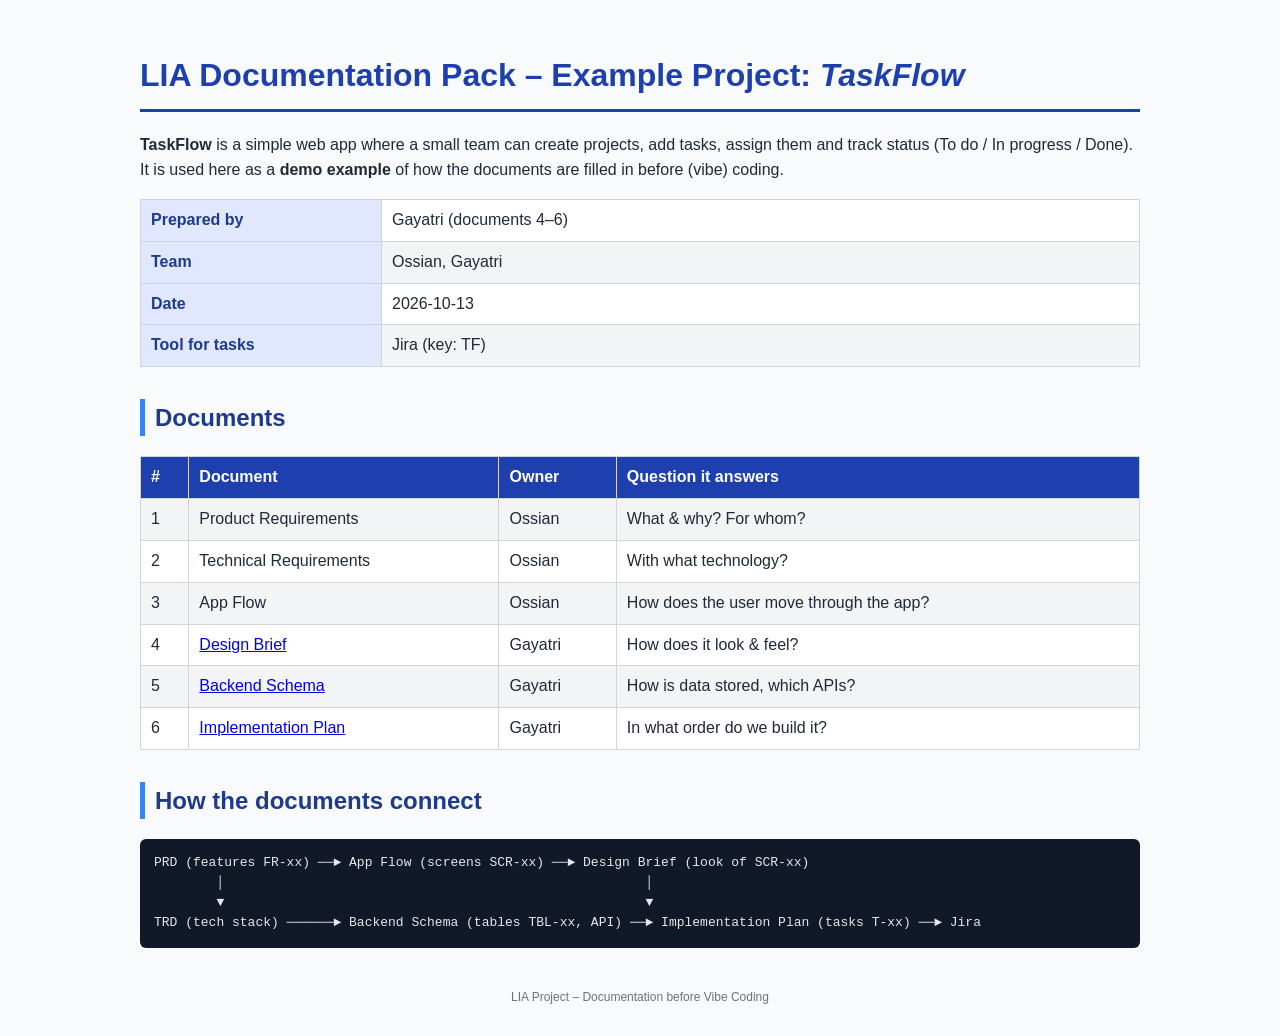
<file: Docements/html/index.html>
<!DOCTYPE html>
<html lang="en"><head><meta charset="UTF-8"><title>LIA Documentation – TaskFlow Example</title>
<link rel="stylesheet" href="doc-style.css"></head><body>
<h1>LIA Documentation Pack – Example Project: <em>TaskFlow</em></h1>
<p><strong>TaskFlow</strong> is a simple web app where a small team can create projects, add tasks, assign them and track status (To do / In progress / Done). It is used here as a <strong>demo example</strong> of how the documents are filled in before (vibe) coding.</p>

<table class="info">
<tr><th>Prepared by</th><td>Gayatri (documents 4–6)</td></tr>
<tr><th>Team</th><td>Ossian, Gayatri</td></tr>
<tr><th>Date</th><td>2026-10-13</td></tr>
<tr><th>Tool for tasks</th><td>Jira (key: TF)</td></tr>
</table>

<h2>Documents</h2>
<table>
<tr><th>#</th><th>Document</th><th>Owner</th><th>Question it answers</th></tr>
<tr><td>1</td><td>Product Requirements</td><td>Ossian</td><td>What &amp; why? For whom?</td></tr>
<tr><td>2</td><td>Technical Requirements</td><td>Ossian</td><td>With what technology?</td></tr>
<tr><td>3</td><td>App Flow</td><td>Ossian</td><td>How does the user move through the app?</td></tr>
<tr><td>4</td><td><a href="04_Design_Brief_Example.html">Design Brief</a></td><td>Gayatri</td><td>How does it look &amp; feel?</td></tr>
<tr><td>5</td><td><a href="05_Backend_Schema_Example.html">Backend Schema</a></td><td>Gayatri</td><td>How is data stored, which APIs?</td></tr>
<tr><td>6</td><td><a href="06_Implementation_Plan_Example.html">Implementation Plan</a></td><td>Gayatri</td><td>In what order do we build it?</td></tr>
</table>

<h2>How the documents connect</h2>
<pre>
PRD (features FR-xx) ──► App Flow (screens SCR-xx) ──► Design Brief (look of SCR-xx)
        │                                                      │
        ▼                                                      ▼
TRD (tech stack) ──────► Backend Schema (tables TBL-xx, API) ──► Implementation Plan (tasks T-xx) ──► Jira
</pre>
<footer>LIA Project – Documentation before Vibe Coding</footer>
</body></html>
</file>
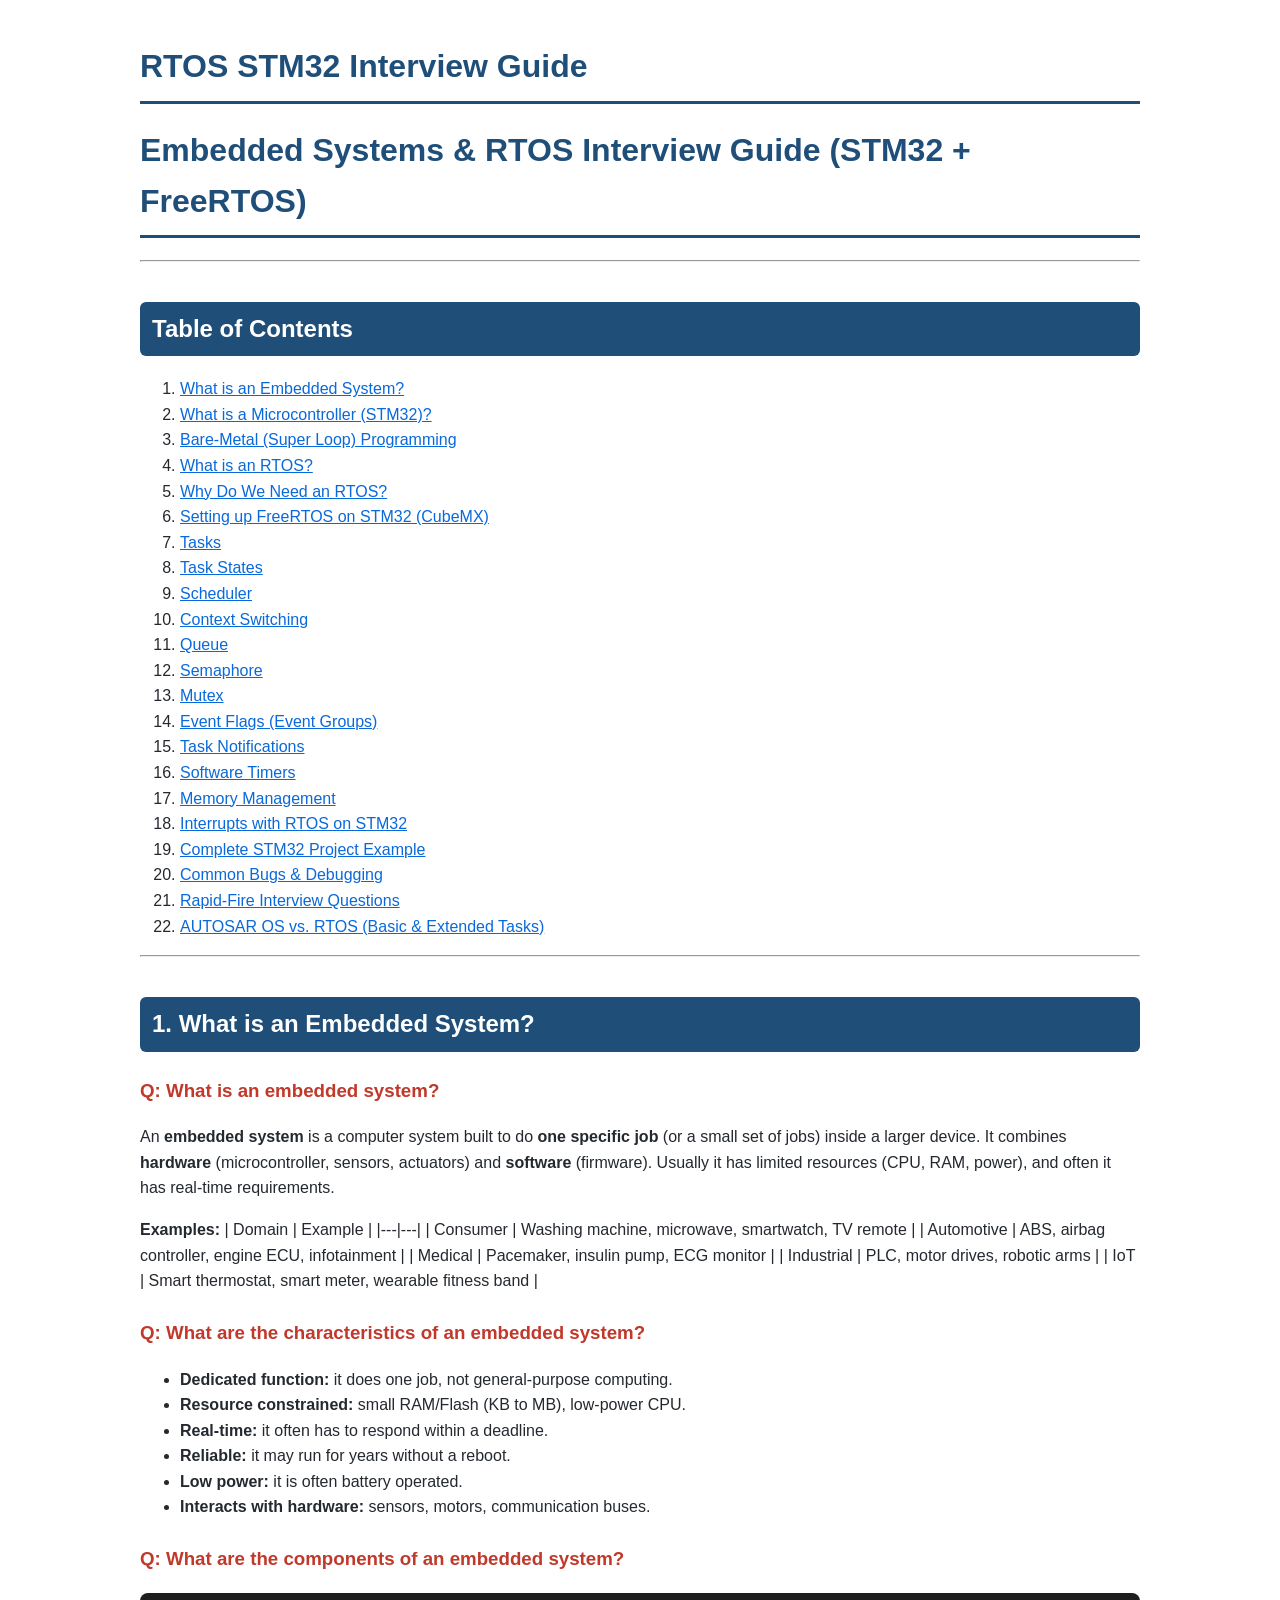
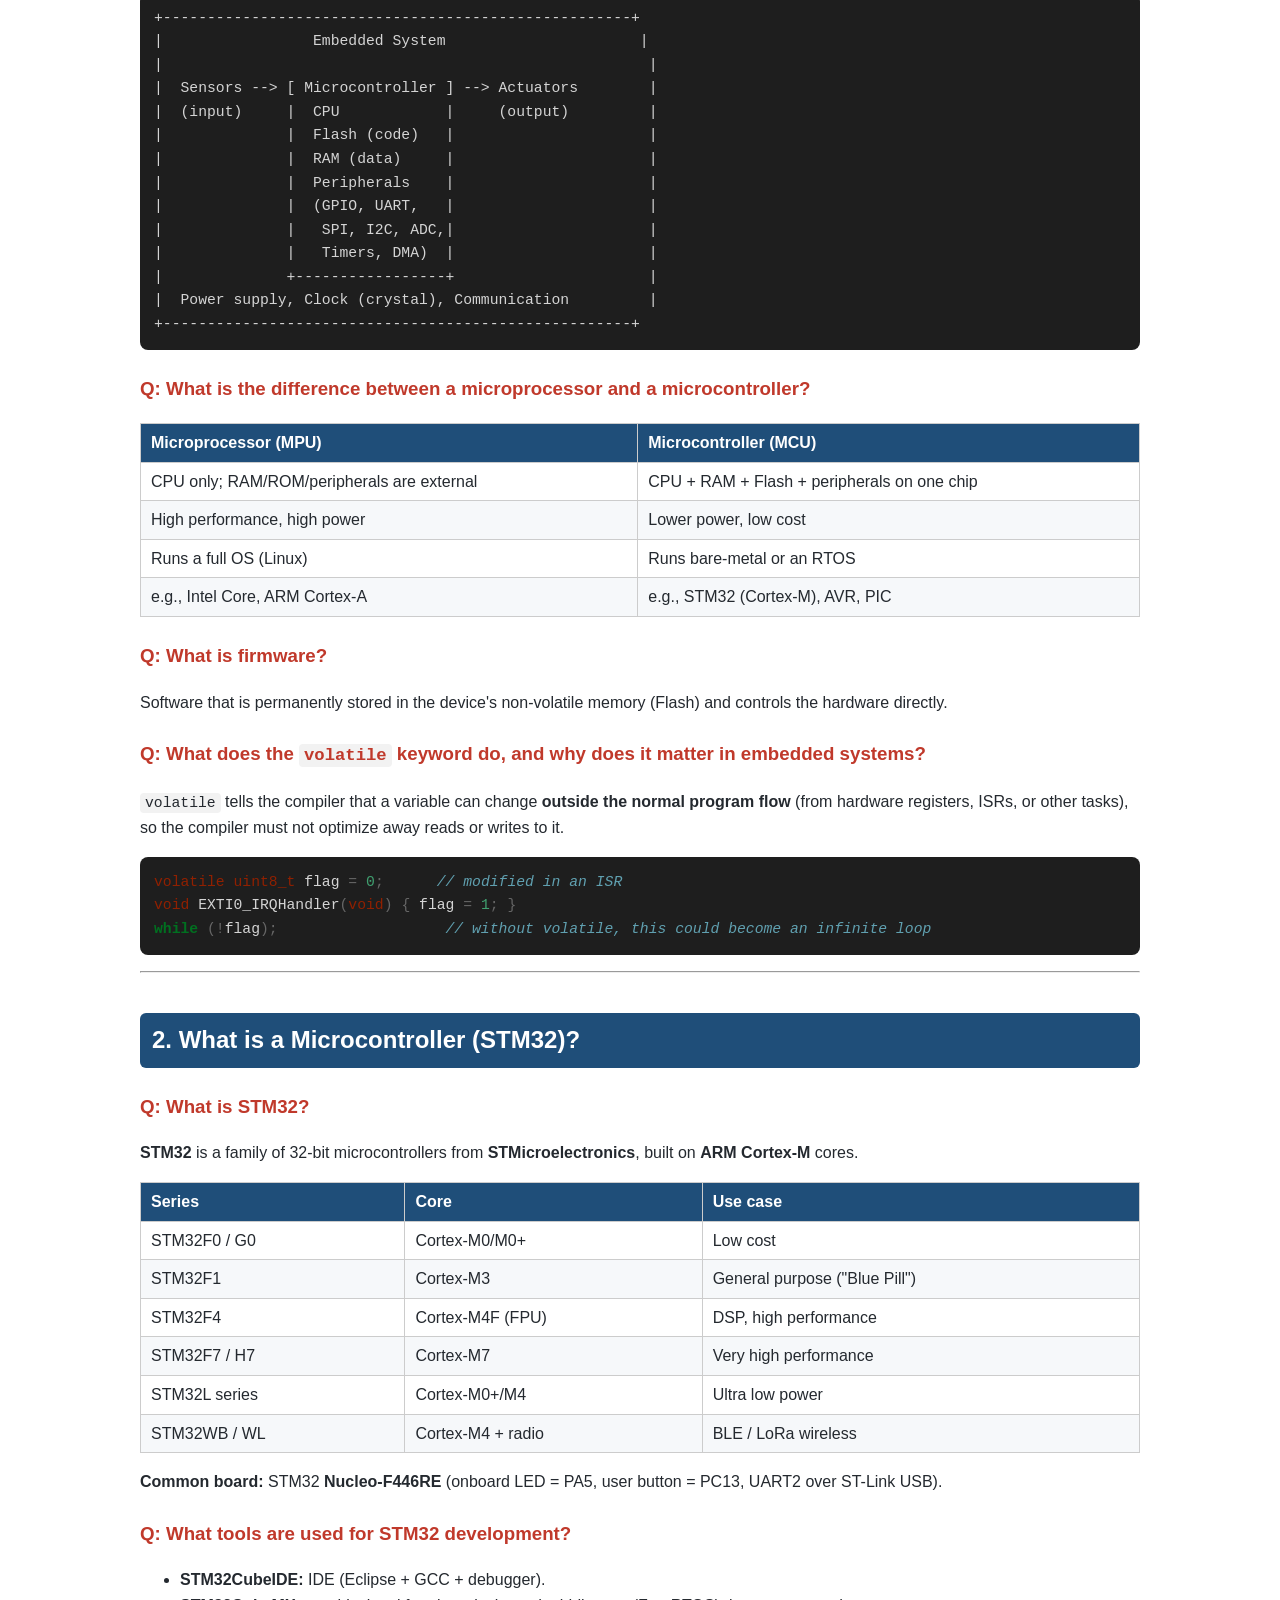
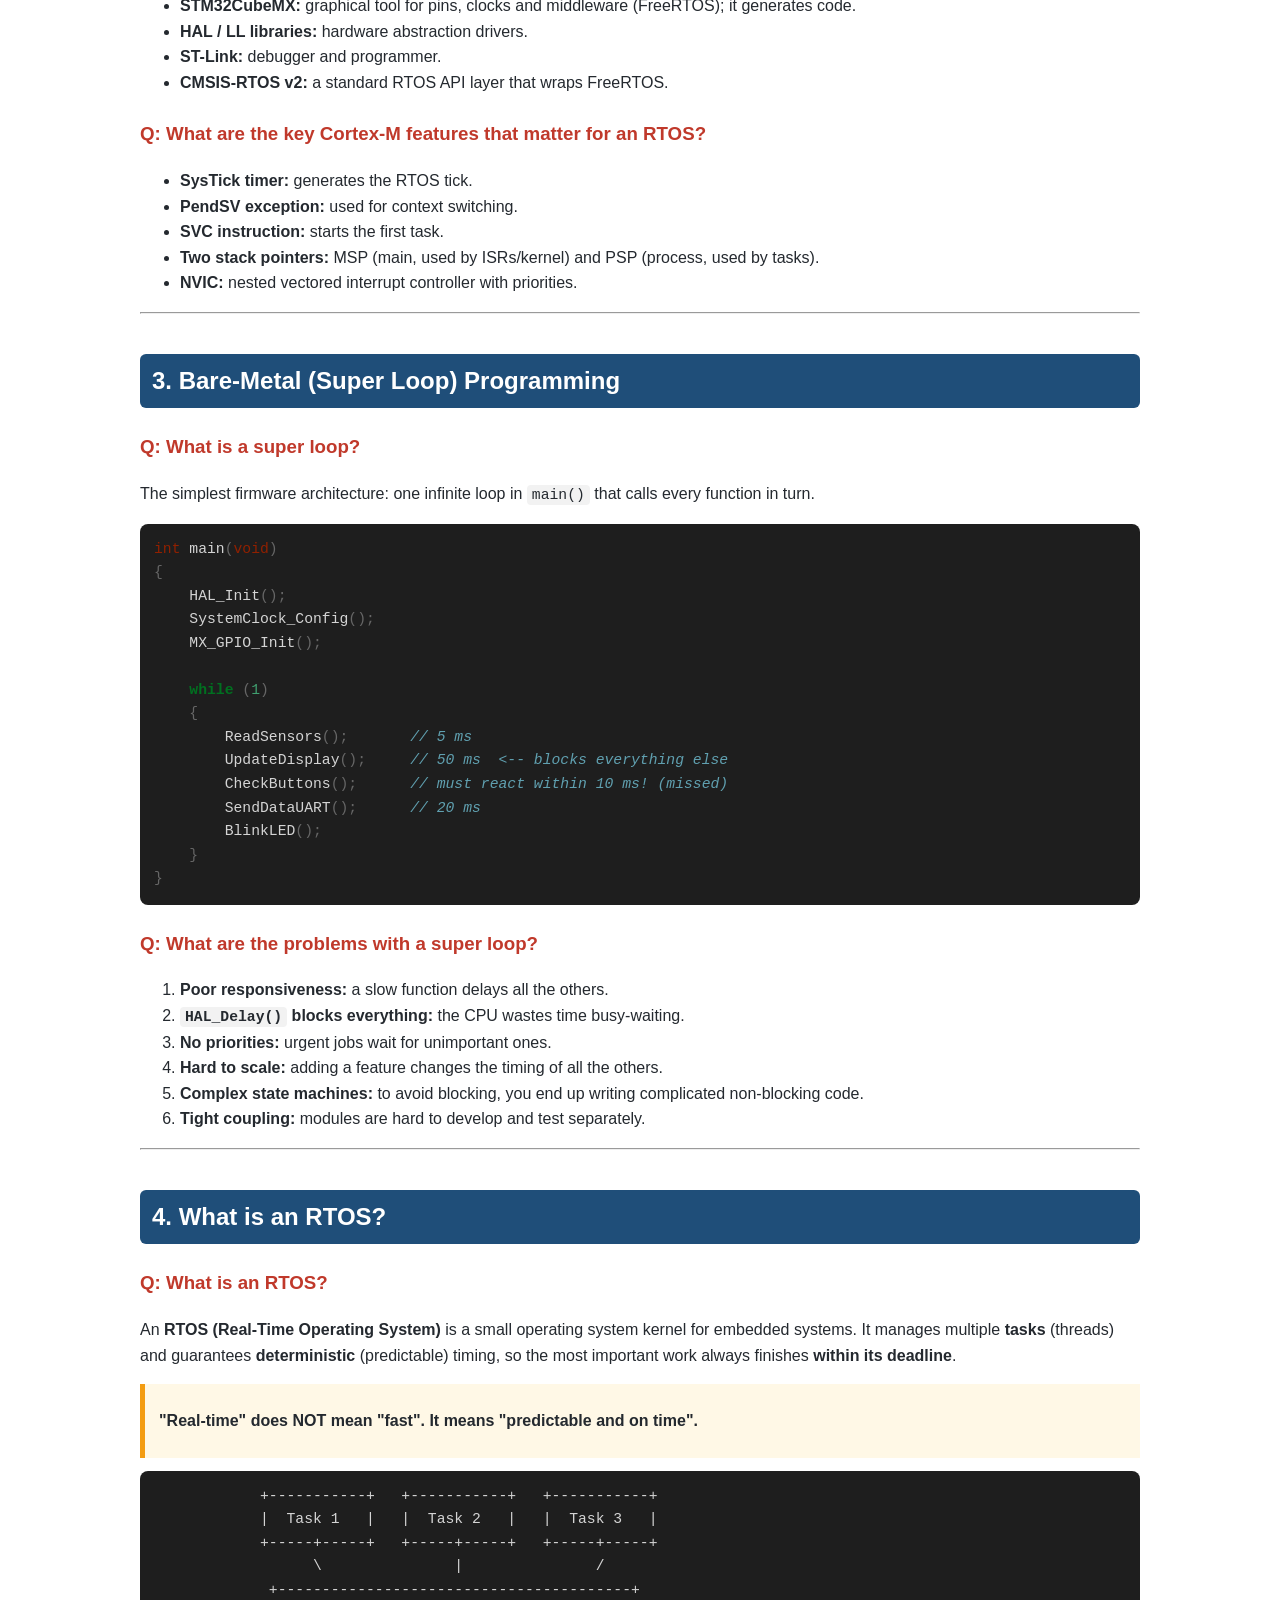
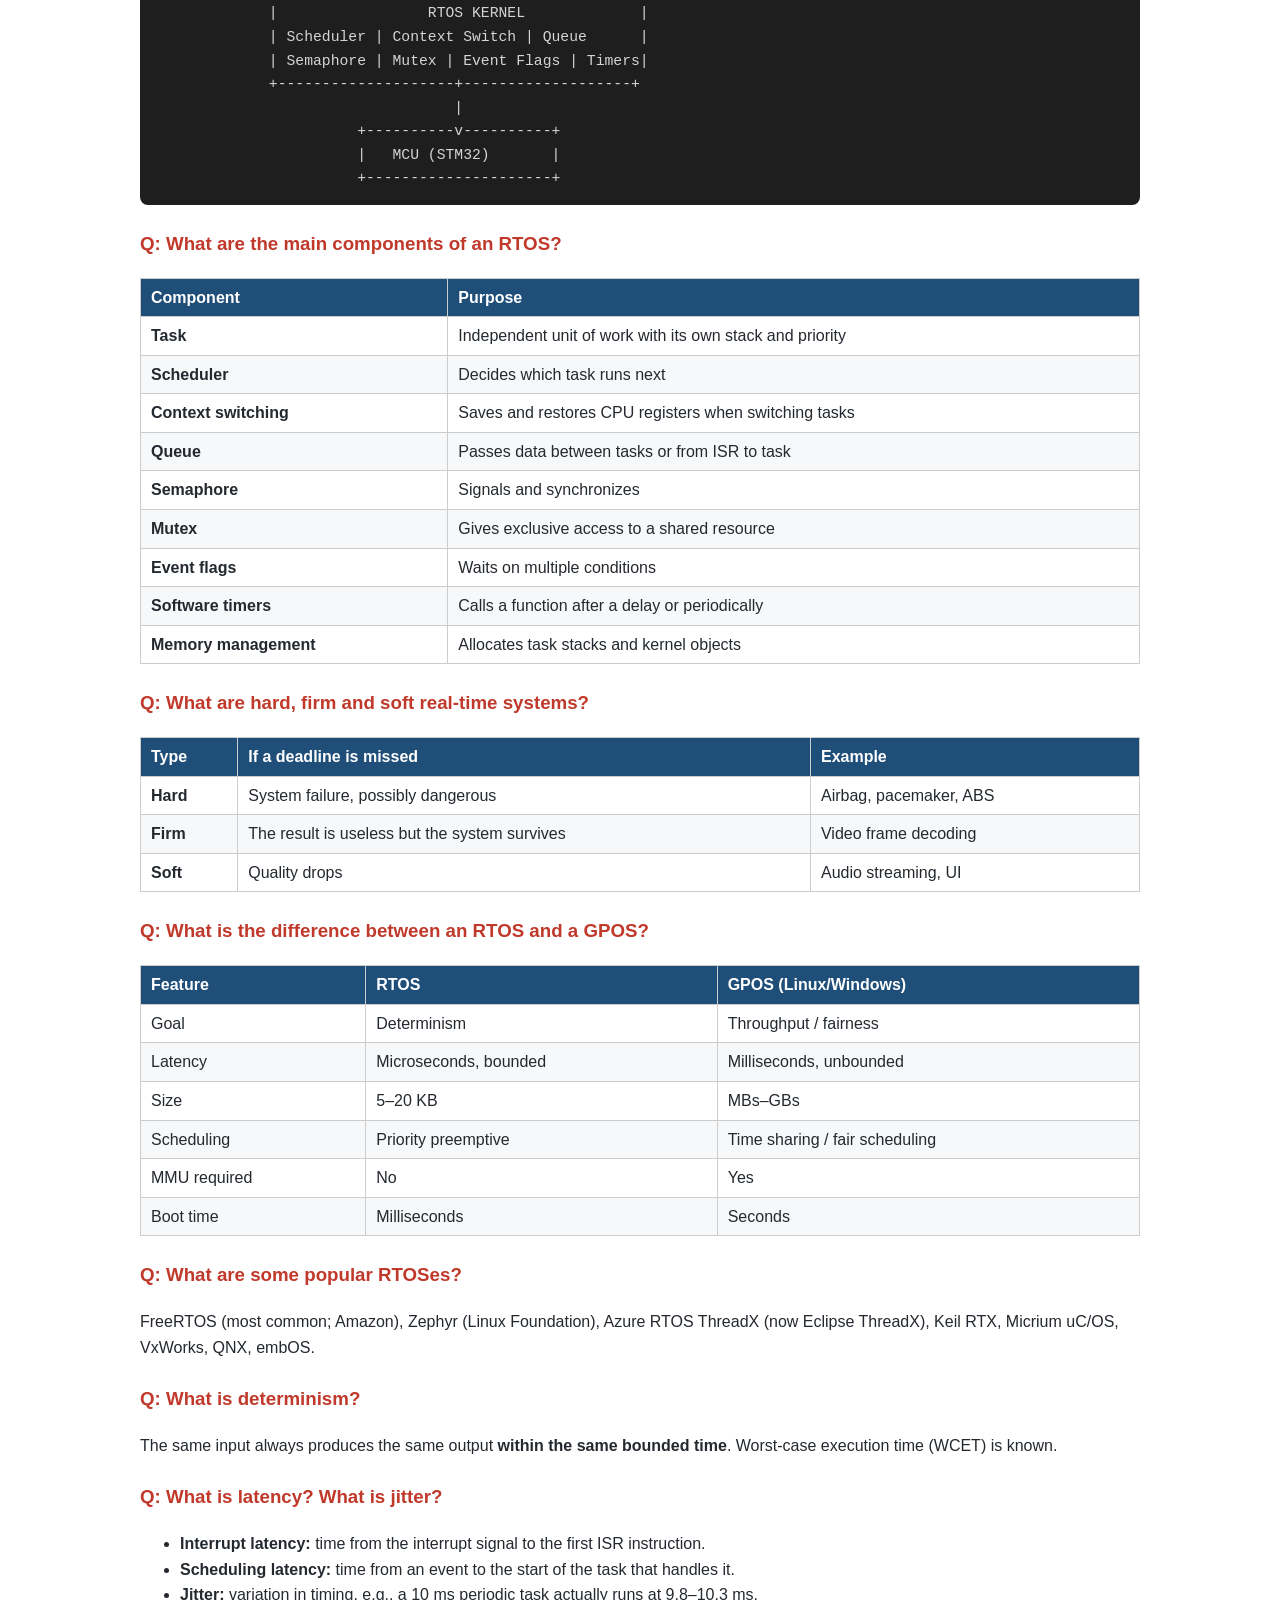
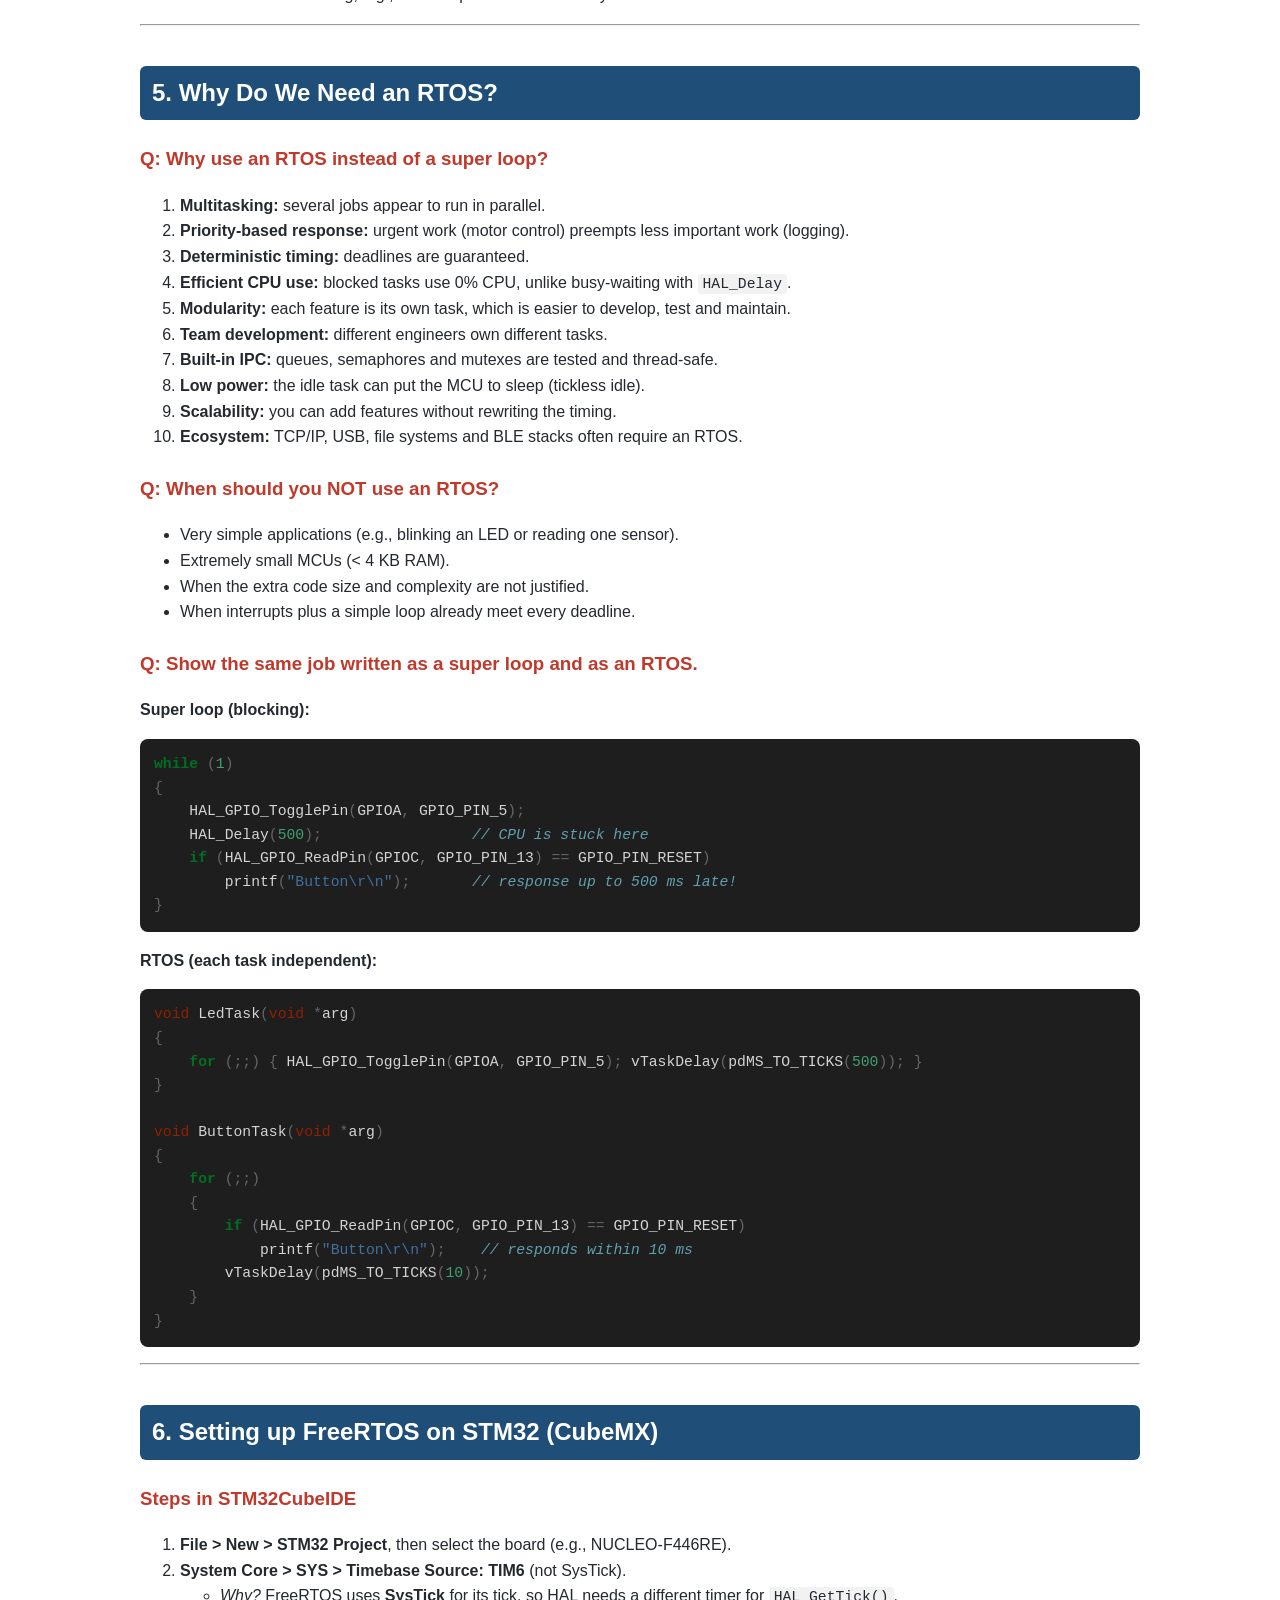
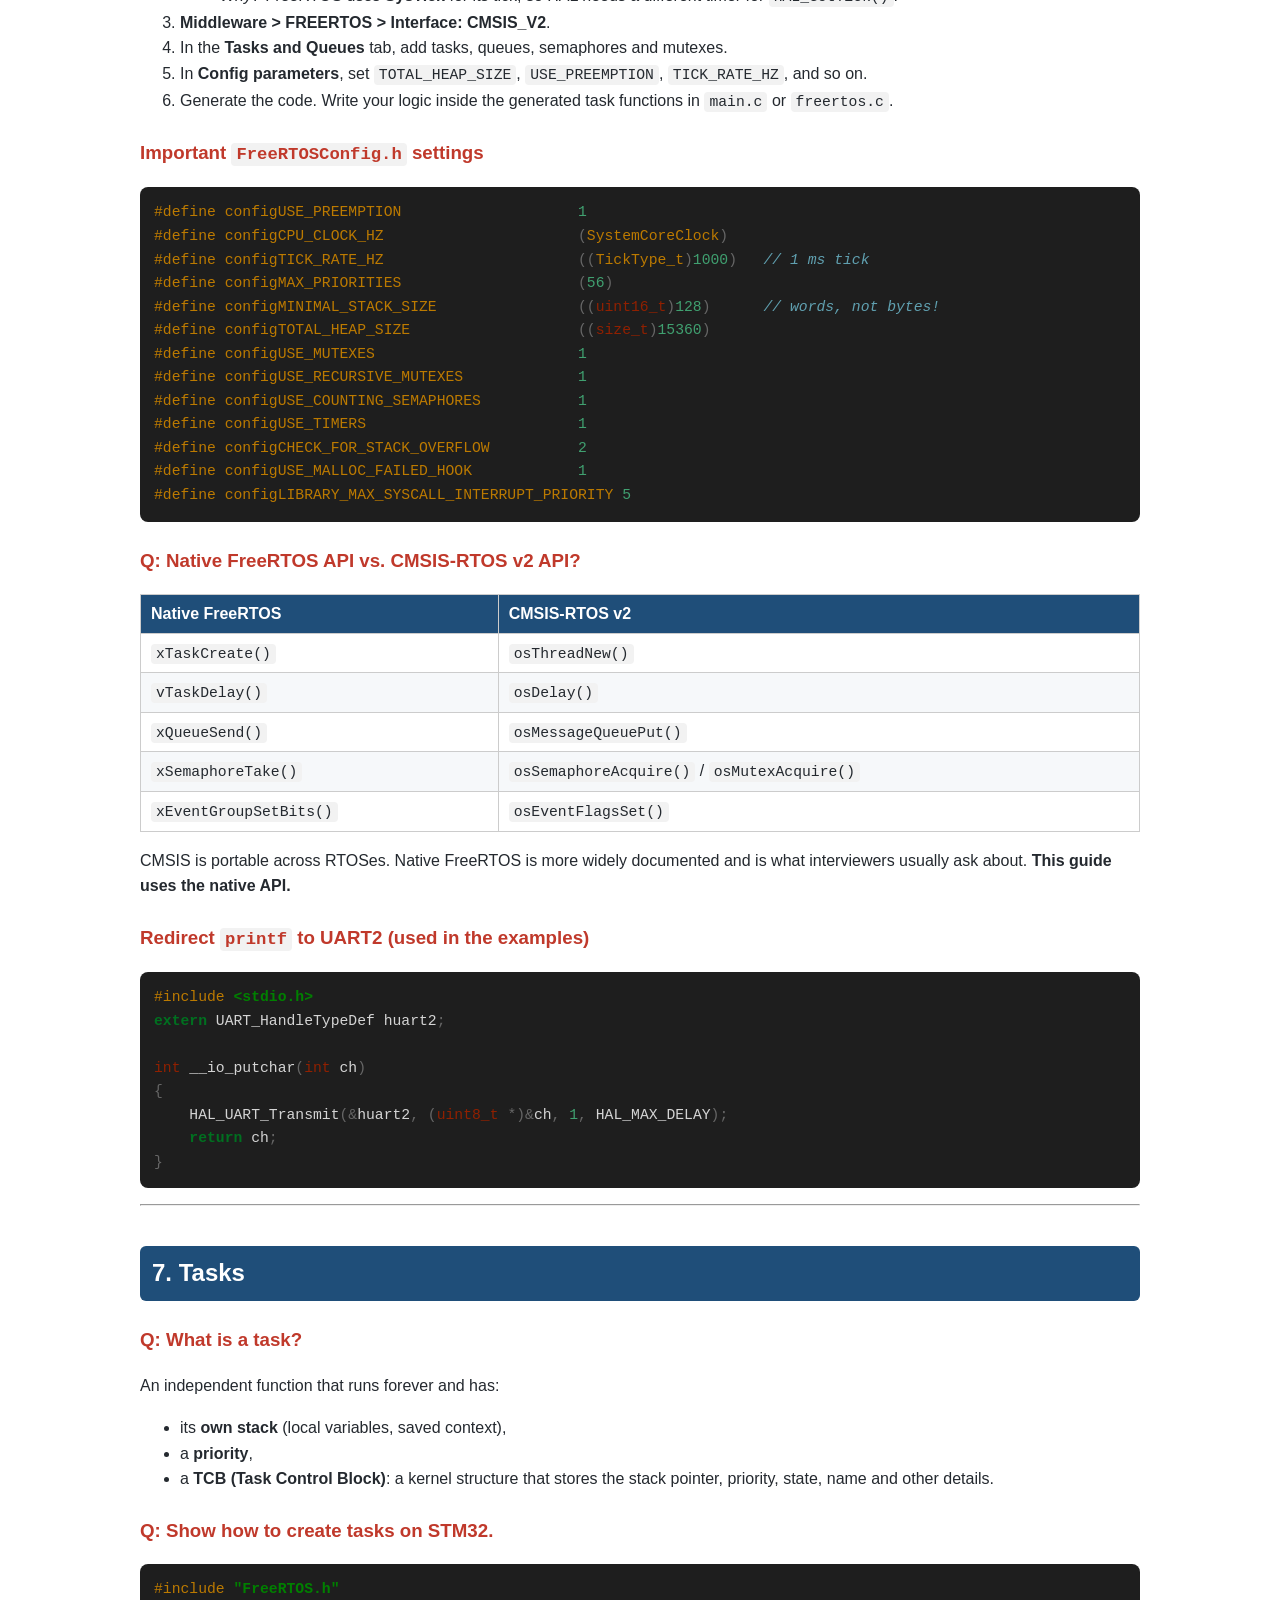
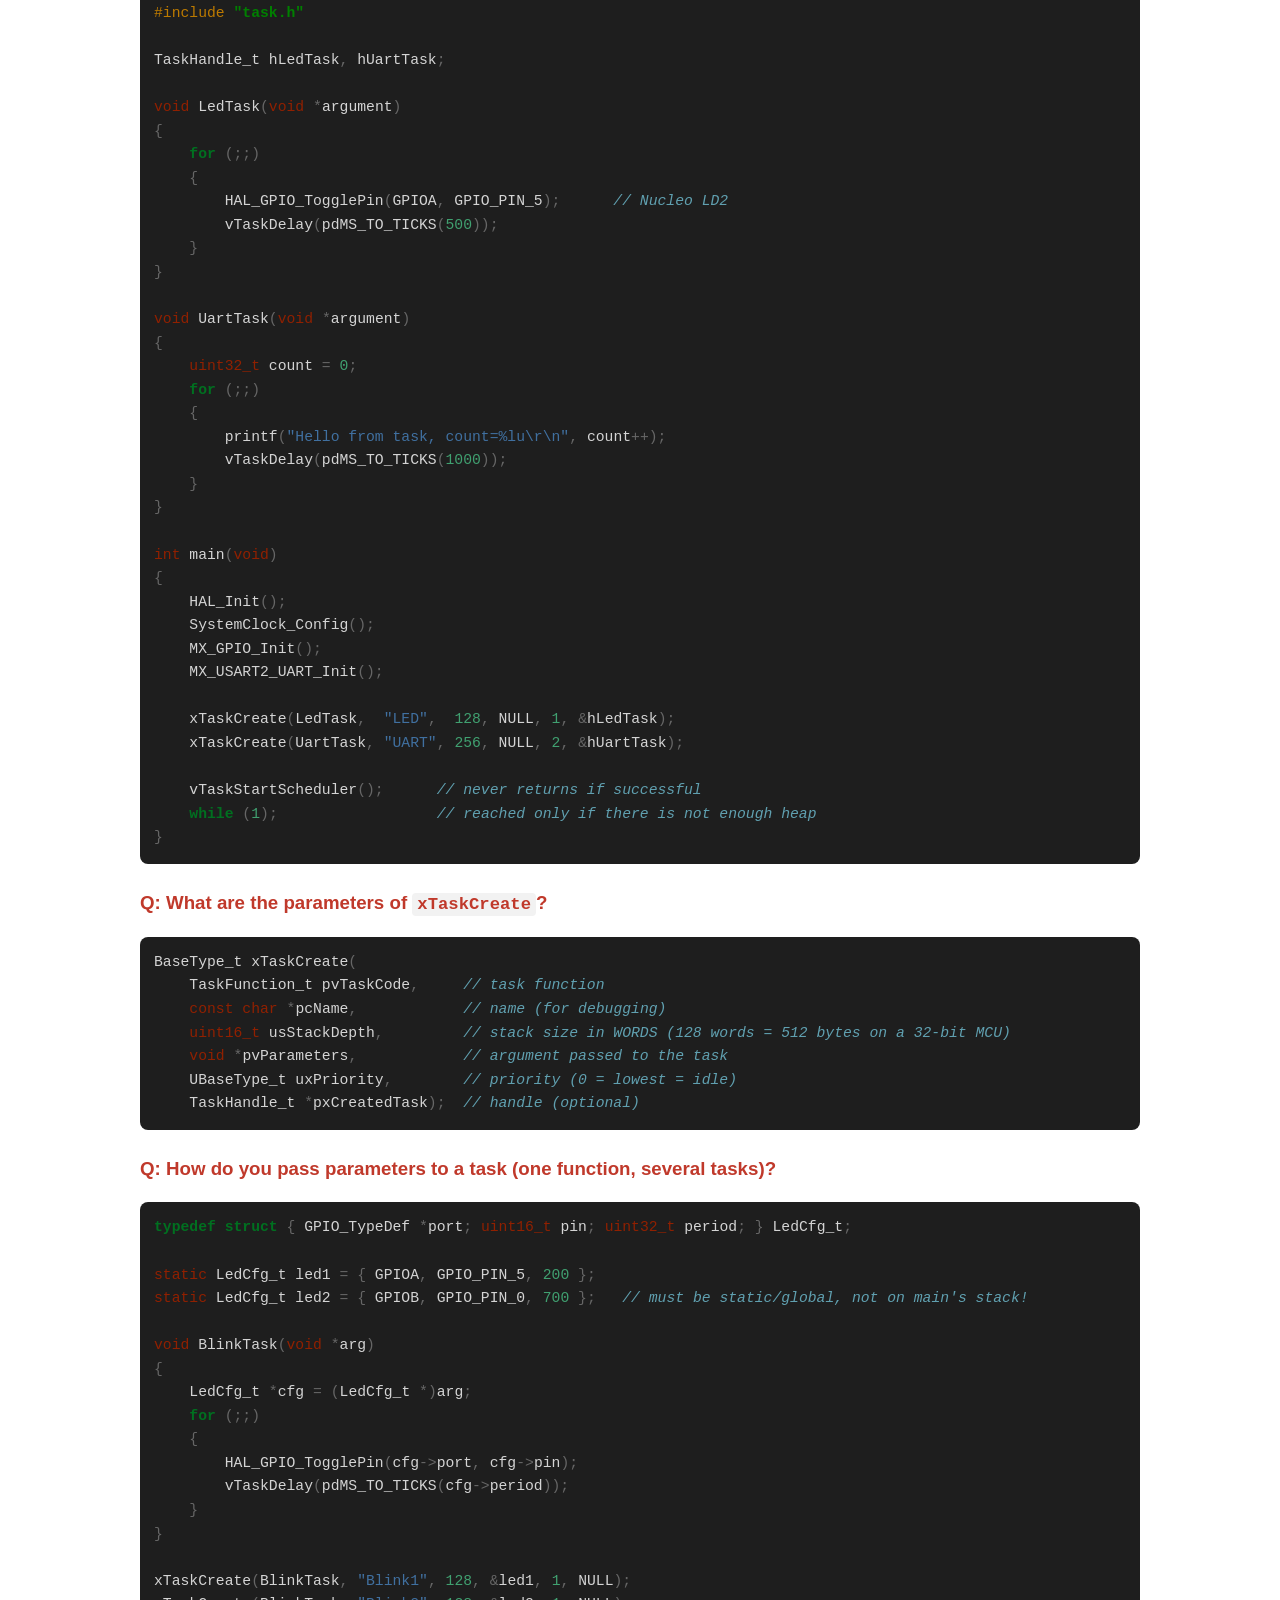
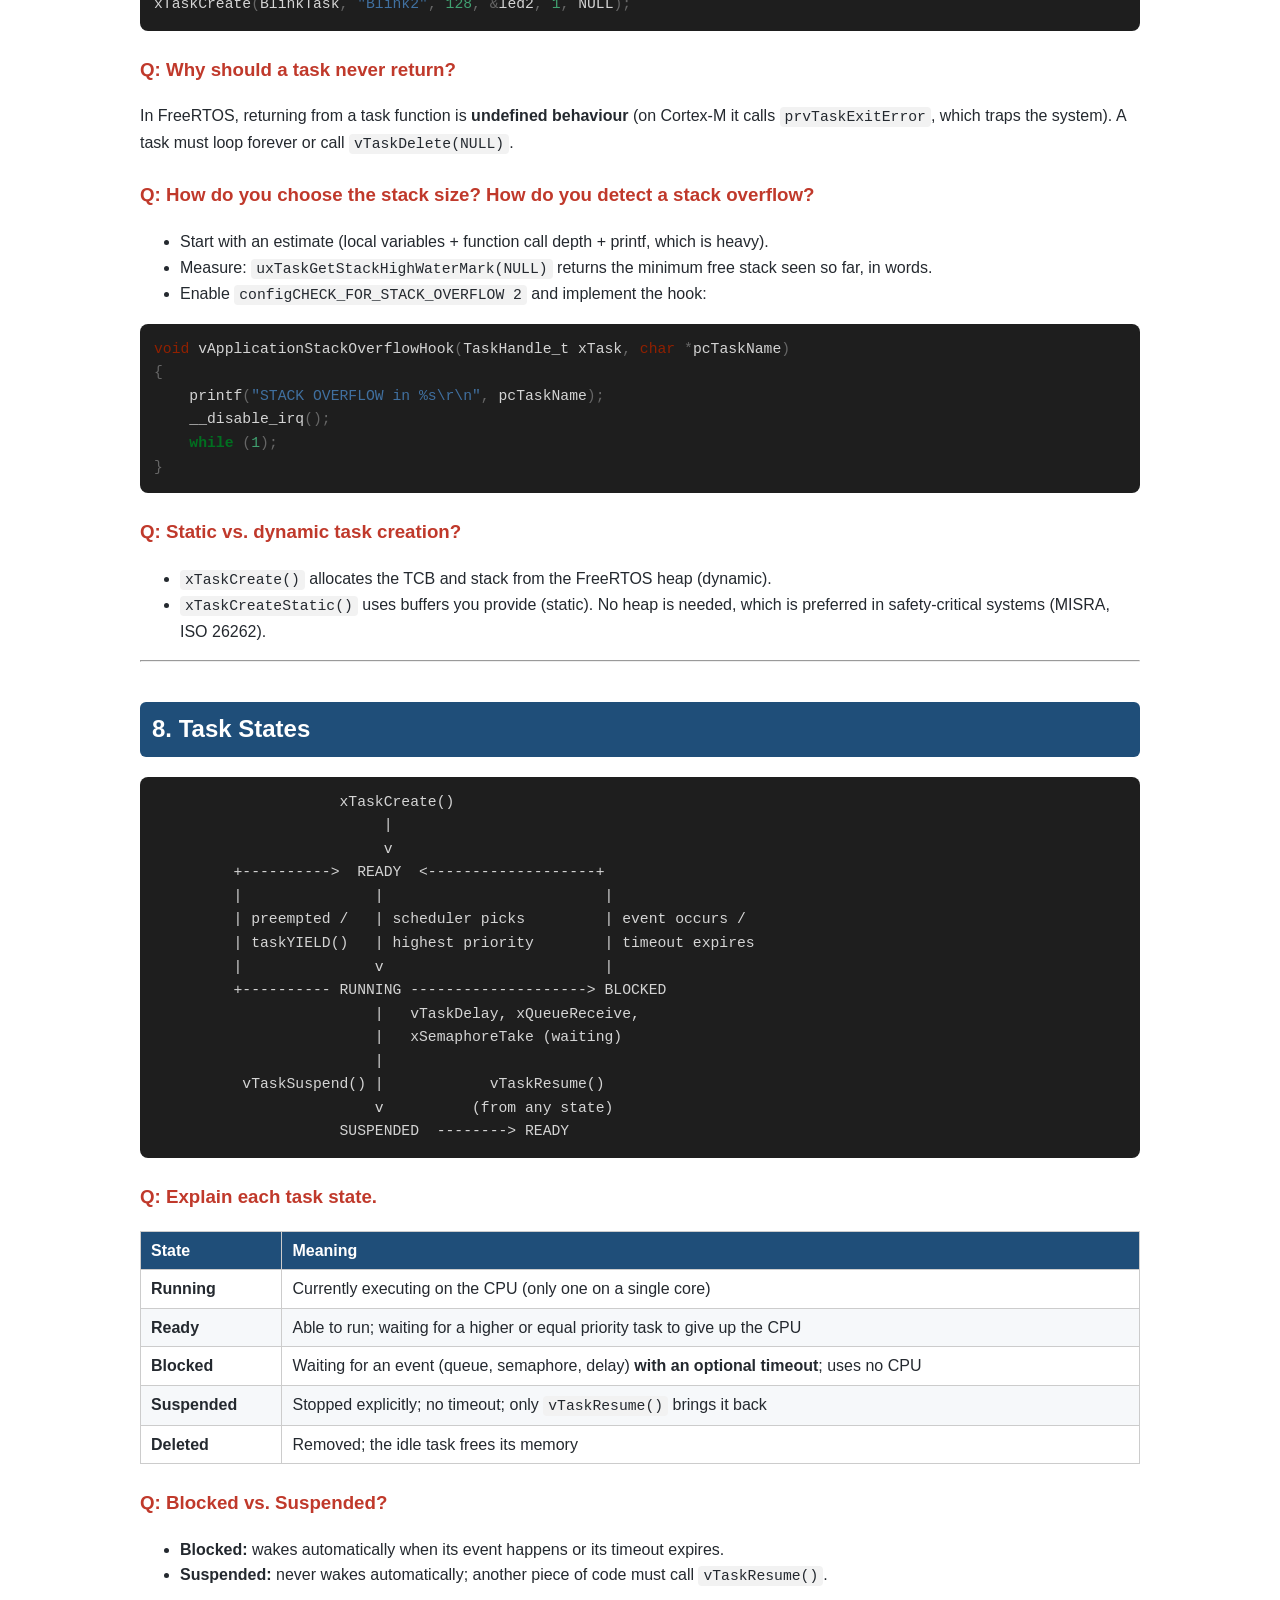
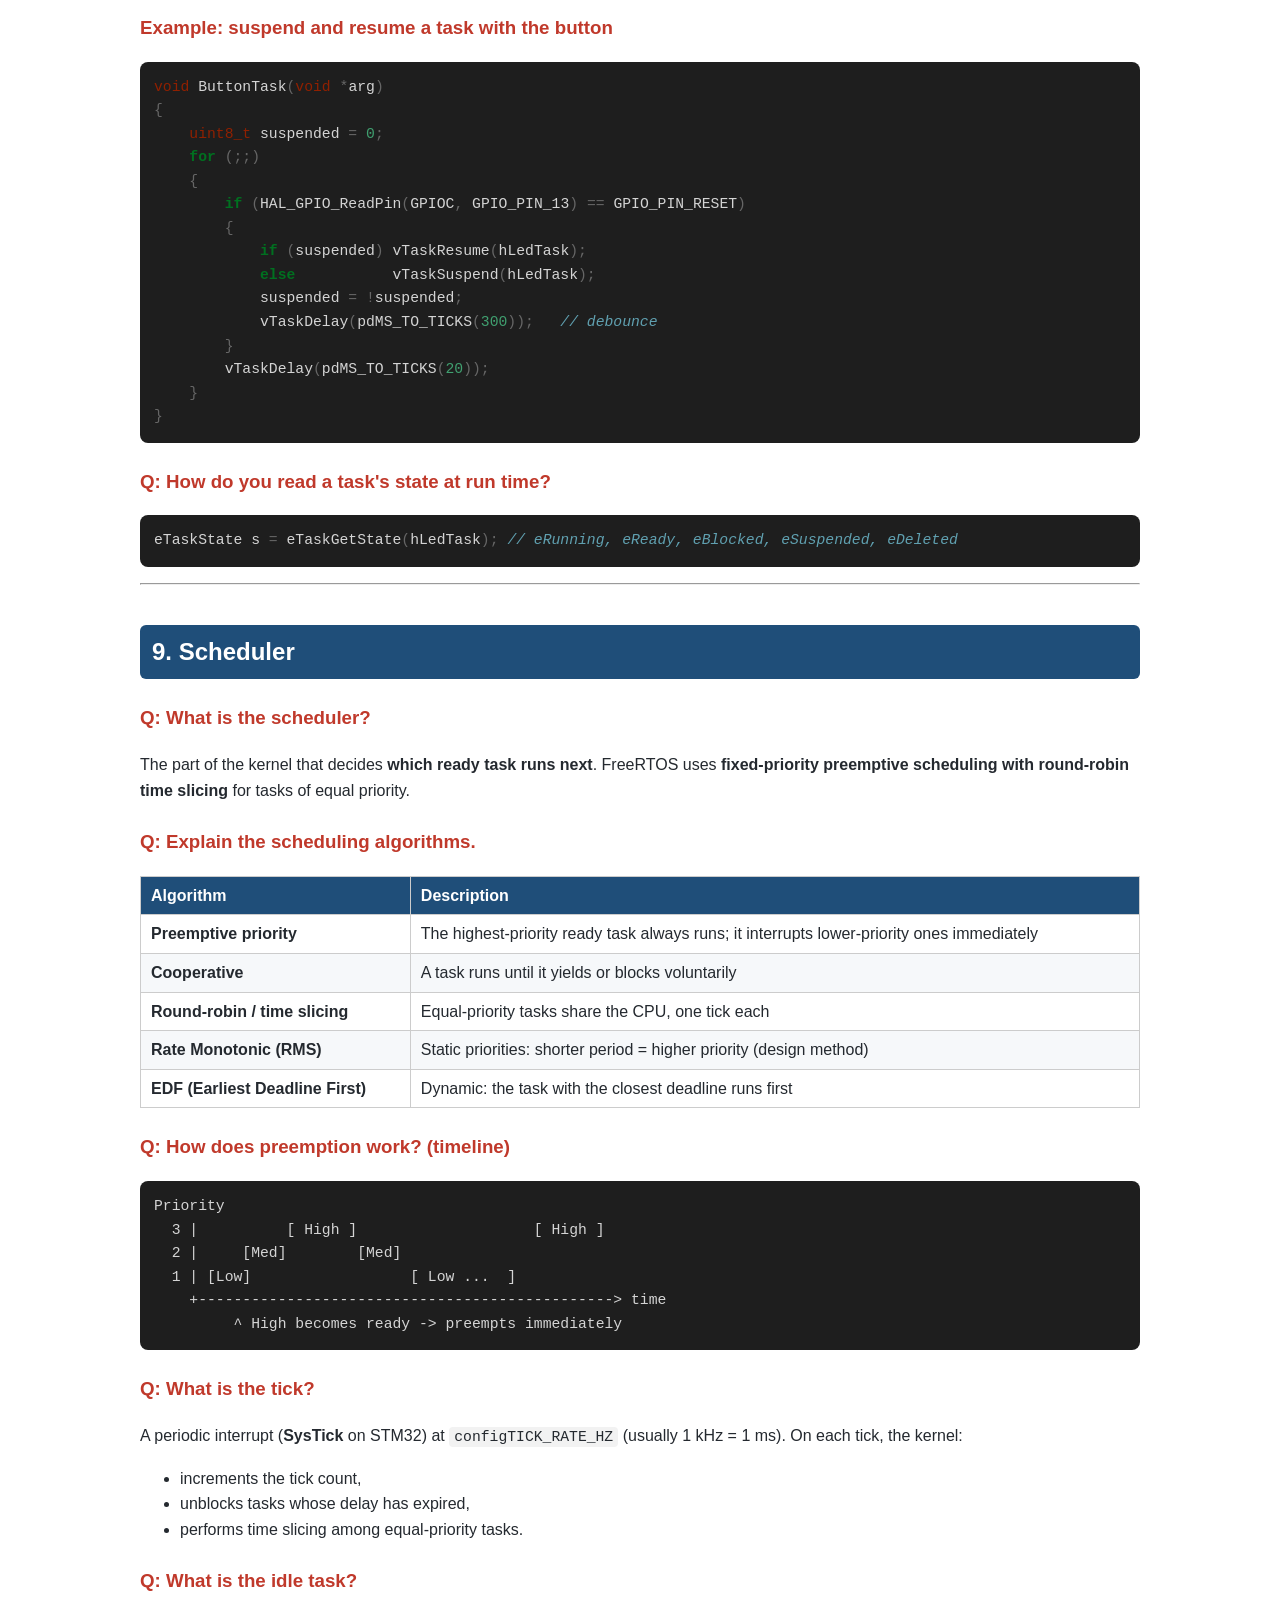
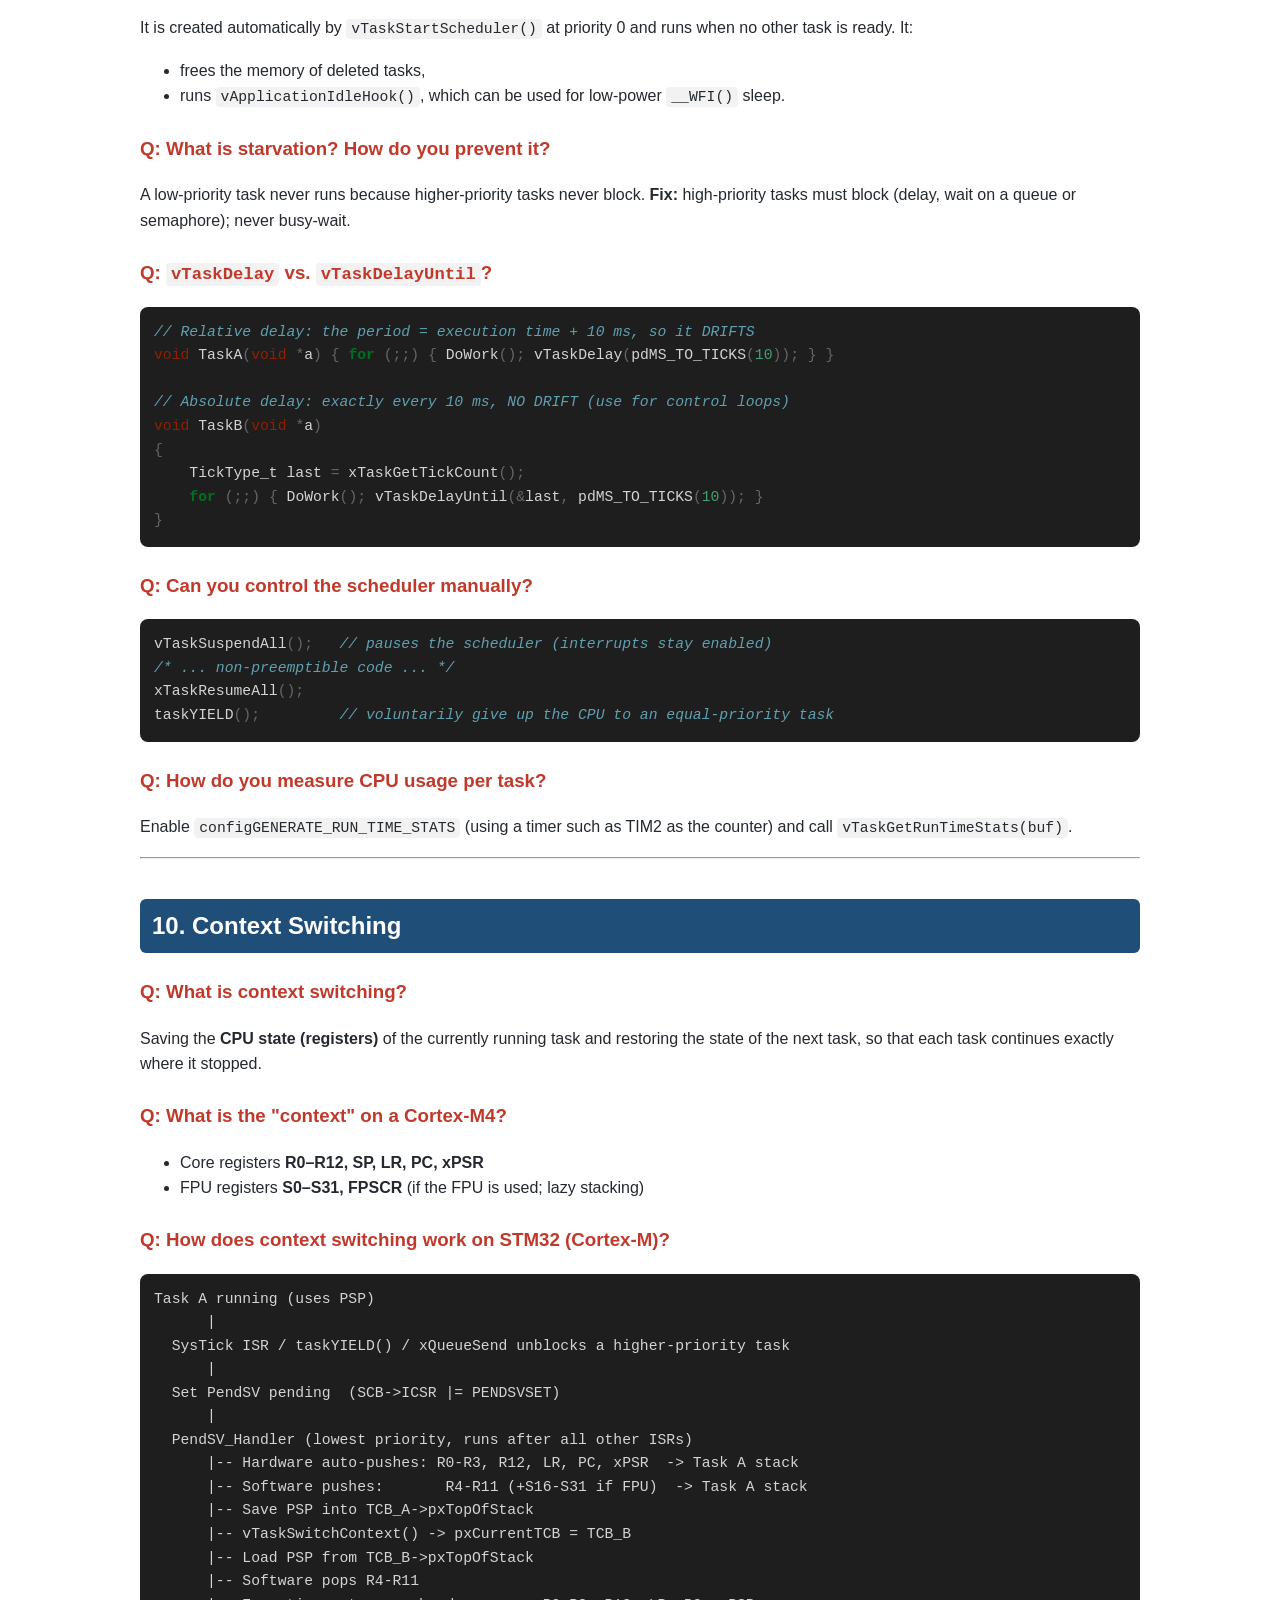
<file: RTOS_STM32_Interview_Guide.html>
<!DOCTYPE html>
<html xmlns="http://www.w3.org/1999/xhtml" lang xml:lang>
<head>
  <meta charset="utf-8" />
  <meta name="generator" content="pandoc" />
  <meta name="viewport" content="width=device-width, initial-scale=1.0, user-scalable=yes" />
  <title>RTOS STM32 Interview Guide</title>
  <style>

code{white-space: pre-wrap;}
span.smallcaps{font-variant: small-caps;}
div.columns{display: flex; gap: min(4vw, 1.5em);}
div.column{flex: auto; overflow-x: auto;}
div.hanging-indent{margin-left: 1.5em; text-indent: -1.5em;}

ul.task-list[class]{list-style: none;}
ul.task-list li input[type="checkbox"] {
font-size: inherit;
width: 0.8em;
margin: 0 0.8em 0.2em -1.6em;
vertical-align: middle;
}
.display.math{display: block; text-align: center; margin: 0.5rem auto;}

html { -webkit-text-size-adjust: 100%; }
pre > code.sourceCode { white-space: pre; position: relative; }
pre > code.sourceCode > span { display: inline-block; line-height: 1.25; }
pre > code.sourceCode > span:empty { height: 1.2em; }
.sourceCode { overflow: visible; }
code.sourceCode > span { color: inherit; text-decoration: inherit; }
div.sourceCode { margin: 1em 0; }
pre.sourceCode { margin: 0; }
@media screen {
div.sourceCode { overflow: auto; }
}
@media print {
pre > code.sourceCode { white-space: pre-wrap; }
pre > code.sourceCode > span { text-indent: -5em; padding-left: 5em; }
}
pre.numberSource code
{ counter-reset: source-line 0; }
pre.numberSource code > span
{ position: relative; left: -4em; counter-increment: source-line; }
pre.numberSource code > span > a:first-child::before
{ content: counter(source-line);
position: relative; left: -1em; text-align: right; vertical-align: baseline;
border: none; display: inline-block;
-webkit-touch-callout: none; -webkit-user-select: none;
-khtml-user-select: none; -moz-user-select: none;
-ms-user-select: none; user-select: none;
padding: 0 4px; width: 4em;
color: #aaaaaa;
}
pre.numberSource { margin-left: 3em; border-left: 1px solid #aaaaaa; padding-left: 4px; }
div.sourceCode
{ }
@media screen {
pre > code.sourceCode > span > a:first-child::before { text-decoration: underline; }
}
code span.al { color: #ff0000; font-weight: bold; } 
code span.an { color: #60a0b0; font-weight: bold; font-style: italic; } 
code span.at { color: #7d9029; } 
code span.bn { color: #40a070; } 
code span.bu { color: #008000; } 
code span.cf { color: #007020; font-weight: bold; } 
code span.ch { color: #4070a0; } 
code span.cn { color: #880000; } 
code span.co { color: #60a0b0; font-style: italic; } 
code span.cv { color: #60a0b0; font-weight: bold; font-style: italic; } 
code span.do { color: #ba2121; font-style: italic; } 
code span.dt { color: #902000; } 
code span.dv { color: #40a070; } 
code span.er { color: #ff0000; font-weight: bold; } 
code span.ex { } 
code span.fl { color: #40a070; } 
code span.fu { color: #06287e; } 
code span.im { color: #008000; font-weight: bold; } 
code span.in { color: #60a0b0; font-weight: bold; font-style: italic; } 
code span.kw { color: #007020; font-weight: bold; } 
code span.op { color: #666666; } 
code span.ot { color: #007020; } 
code span.pp { color: #bc7a00; } 
code span.sc { color: #4070a0; } 
code span.ss { color: #bb6688; } 
code span.st { color: #4070a0; } 
code span.va { color: #19177c; } 
code span.vs { color: #4070a0; } 
code span.wa { color: #60a0b0; font-weight: bold; font-style: italic; } 
</style>
  <style type="text/css">body { font-family: "Segoe UI", Arial, sans-serif; max-width: 1000px; margin: 0 auto; padding: 20px 40px; line-height: 1.6; color: #24292f; background: #fff; }
h1 { color: #1f4e79; border-bottom: 3px solid #1f4e79; padding-bottom: 8px; }
h2 { color: #fff; background: #1f4e79; padding: 8px 12px; border-radius: 6px; margin-top: 40px; }
h3 { color: #c0392b; margin-top: 24px; }
code { font-family: Consolas, monospace; background: #f2f2f2; padding: 2px 5px; border-radius: 4px; font-size: 0.92em; }
pre { background: #1e1e1e; color: #d4d4d4; padding: 14px; border-radius: 8px; overflow-x: auto; }
pre code { background: none; padding: 0; color: inherit; }
table { border-collapse: collapse; width: 100%; margin: 12px 0; }
th { background: #1f4e79; color: #fff; }
th, td { border: 1px solid #ccc; padding: 6px 10px; text-align: left; }
tr:nth-child(even) { background: #f6f8fa; }
blockquote { border-left: 5px solid #f39c12; background: #fff8e6; margin: 12px 0; padding: 8px 14px; }
#TOC { background: #f6f8fa; border: 1px solid #ddd; border-radius: 8px; padding: 10px 20px; }
a { color: #0969da; }

pre .kw, pre .cf { color: #569cd6; } pre .dt { color: #4ec9b0; } pre .st, pre .ch { color: #ce9178; }
pre .co { color: #6a9955; } pre .dv, pre .fl { color: #b5cea8; } pre .pp { color: #c586c0; } pre .fu { color: #dcdcaa; }
@media print { h2 { break-before: page; } pre { white-space: pre-wrap; } }
</style>
</head>
<body>
<header id="title-block-header">
<h1 class="title">RTOS STM32 Interview Guide</h1>
</header>
<h1 id="embedded-systems--rtos-interview-guide-stm32--freertos">Embedded
Systems &amp; RTOS Interview Guide (STM32 + FreeRTOS)</h1>
<hr />
<h2 id="table-of-contents">Table of Contents</h2>
<ol type="1">
<li><a href="#1-what-is-an-embedded-system">What is an Embedded
System?</a></li>
<li><a href="#2-what-is-a-microcontroller-stm32">What is a
Microcontroller (STM32)?</a></li>
<li><a href="#3-bare-metal-super-loop-programming">Bare-Metal (Super
Loop) Programming</a></li>
<li><a href="#4-what-is-an-rtos">What is an RTOS?</a></li>
<li><a href="#5-why-do-we-need-an-rtos">Why Do We Need an RTOS?</a></li>
<li><a href="#6-setting-up-freertos-on-stm32-cubemx">Setting up FreeRTOS
on STM32 (CubeMX)</a></li>
<li><a href="#7-tasks">Tasks</a></li>
<li><a href="#8-task-states">Task States</a></li>
<li><a href="#9-scheduler">Scheduler</a></li>
<li><a href="#10-context-switching">Context Switching</a></li>
<li><a href="#11-queue">Queue</a></li>
<li><a href="#12-semaphore">Semaphore</a></li>
<li><a href="#13-mutex">Mutex</a></li>
<li><a href="#14-event-flags-event-groups">Event Flags (Event
Groups)</a></li>
<li><a href="#15-task-notifications">Task Notifications</a></li>
<li><a href="#16-software-timers">Software Timers</a></li>
<li><a href="#17-memory-management">Memory Management</a></li>
<li><a href="#18-interrupts-with-rtos-on-stm32">Interrupts with RTOS on
STM32</a></li>
<li><a href="#19-complete-stm32-project-example">Complete STM32 Project
Example</a></li>
<li><a href="#20-common-bugs--debugging">Common Bugs &amp;
Debugging</a></li>
<li><a href="#21-rapid-fire-interview-questions">Rapid-Fire Interview
Questions</a></li>
<li><a href="#22-autosar-os-vs-rtos-basic--extended-tasks">AUTOSAR OS
vs. RTOS (Basic &amp; Extended Tasks)</a></li>
</ol>
<hr />
<h2 id="1-what-is-an-embedded-system">1. What is an Embedded
System?</h2>
<h3 id="q-what-is-an-embedded-system">Q: What is an embedded
system?</h3>
<p>An <strong>embedded system</strong> is a computer system built to do
<strong>one specific job</strong> (or a small set of jobs) inside a
larger device. It combines <strong>hardware</strong> (microcontroller,
sensors, actuators) and <strong>software</strong> (firmware). Usually it
has limited resources (CPU, RAM, power), and often it has real-time
requirements.</p>
<p><strong>Examples:</strong> | Domain | Example | |---|---| | Consumer
| Washing machine, microwave, smartwatch, TV remote | | Automotive |
ABS, airbag controller, engine ECU, infotainment | | Medical |
Pacemaker, insulin pump, ECG monitor | | Industrial | PLC, motor drives,
robotic arms | | IoT | Smart thermostat, smart meter, wearable fitness
band |</p>
<h3 id="q-what-are-the-characteristics-of-an-embedded-system">Q: What
are the characteristics of an embedded system?</h3>
<ul>
<li><strong>Dedicated function:</strong> it does one job, not
general-purpose computing.</li>
<li><strong>Resource constrained:</strong> small RAM/Flash (KB to MB),
low-power CPU.</li>
<li><strong>Real-time:</strong> it often has to respond within a
deadline.</li>
<li><strong>Reliable:</strong> it may run for years without a
reboot.</li>
<li><strong>Low power:</strong> it is often battery operated.</li>
<li><strong>Interacts with hardware:</strong> sensors, motors,
communication buses.</li>
</ul>
<h3 id="q-what-are-the-components-of-an-embedded-system">Q: What are the
components of an embedded system?</h3>
<pre><code>+-----------------------------------------------------+
|                 Embedded System                      |
|                                                       |
|  Sensors --&gt; [ Microcontroller ] --&gt; Actuators        |
|  (input)     |  CPU            |     (output)         |
|              |  Flash (code)   |                      |
|              |  RAM (data)     |                      |
|              |  Peripherals    |                      |
|              |  (GPIO, UART,   |                      |
|              |   SPI, I2C, ADC,|                      |
|              |   Timers, DMA)  |                      |
|              +-----------------+                      |
|  Power supply, Clock (crystal), Communication         |
+-----------------------------------------------------+</code></pre>
<h3 id="q-what-is-the-difference-between-a-microprocessor-and-a-microcontroller">Q:
What is the difference between a microprocessor and a
microcontroller?</h3>
<table>
<thead>
<tr>
<th>Microprocessor (MPU)</th>
<th>Microcontroller (MCU)</th>
</tr>
</thead>
<tbody>
<tr>
<td>CPU only; RAM/ROM/peripherals are external</td>
<td>CPU + RAM + Flash + peripherals on one chip</td>
</tr>
<tr>
<td>High performance, high power</td>
<td>Lower power, low cost</td>
</tr>
<tr>
<td>Runs a full OS (Linux)</td>
<td>Runs bare-metal or an RTOS</td>
</tr>
<tr>
<td>e.g., Intel Core, ARM Cortex-A</td>
<td>e.g., STM32 (Cortex-M), AVR, PIC</td>
</tr>
</tbody>
</table>
<h3 id="q-what-is-firmware">Q: What is firmware?</h3>
<p>Software that is permanently stored in the device&#39;s non-volatile
memory (Flash) and controls the hardware directly.</p>
<h3 id="q-what-does-the-volatile-keyword-do-and-why-does-it-matter-in-embedded-systems">Q:
What does the <code>volatile</code> keyword do, and why does it matter
in embedded systems?</h3>
<p><code>volatile</code> tells the compiler that a variable can change
<strong>outside the normal program flow</strong> (from hardware
registers, ISRs, or other tasks), so the compiler must not optimize away
reads or writes to it.</p>
<div class="sourceCode" id="cb2"><pre class="sourceCode c"><code class="sourceCode c"><span id="cb2-1"><a href="#cb2-1" aria-hidden="true" tabindex="-1"></a><span class="dt">volatile</span> <span class="dt">uint8_t</span> flag <span class="op">=</span> <span class="dv">0</span><span class="op">;</span>      <span class="co">// modified in an ISR</span></span>
<span id="cb2-2"><a href="#cb2-2" aria-hidden="true" tabindex="-1"></a><span class="dt">void</span> EXTI0_IRQHandler<span class="op">(</span><span class="dt">void</span><span class="op">)</span> <span class="op">{</span> flag <span class="op">=</span> <span class="dv">1</span><span class="op">;</span> <span class="op">}</span></span>
<span id="cb2-3"><a href="#cb2-3" aria-hidden="true" tabindex="-1"></a><span class="cf">while</span> <span class="op">(!</span>flag<span class="op">);</span>                   <span class="co">// without volatile, this could become an infinite loop</span></span></code></pre></div>
<hr />
<h2 id="2-what-is-a-microcontroller-stm32">2. What is a Microcontroller
(STM32)?</h2>
<h3 id="q-what-is-stm32">Q: What is STM32?</h3>
<p><strong>STM32</strong> is a family of 32-bit microcontrollers from
<strong>STMicroelectronics</strong>, built on <strong>ARM
Cortex-M</strong> cores.</p>
<table>
<thead>
<tr>
<th>Series</th>
<th>Core</th>
<th>Use case</th>
</tr>
</thead>
<tbody>
<tr>
<td>STM32F0 / G0</td>
<td>Cortex-M0/M0+</td>
<td>Low cost</td>
</tr>
<tr>
<td>STM32F1</td>
<td>Cortex-M3</td>
<td>General purpose (&quot;Blue Pill&quot;)</td>
</tr>
<tr>
<td>STM32F4</td>
<td>Cortex-M4F (FPU)</td>
<td>DSP, high performance</td>
</tr>
<tr>
<td>STM32F7 / H7</td>
<td>Cortex-M7</td>
<td>Very high performance</td>
</tr>
<tr>
<td>STM32L series</td>
<td>Cortex-M0+/M4</td>
<td>Ultra low power</td>
</tr>
<tr>
<td>STM32WB / WL</td>
<td>Cortex-M4 + radio</td>
<td>BLE / LoRa wireless</td>
</tr>
</tbody>
</table>
<p><strong>Common board:</strong> STM32 <strong>Nucleo-F446RE</strong>
(onboard LED = PA5, user button = PC13, UART2 over ST-Link USB).</p>
<h3 id="q-what-tools-are-used-for-stm32-development">Q: What tools are
used for STM32 development?</h3>
<ul>
<li><strong>STM32CubeIDE:</strong> IDE (Eclipse + GCC + debugger).</li>
<li><strong>STM32CubeMX:</strong> graphical tool for pins, clocks and
middleware (FreeRTOS); it generates code.</li>
<li><strong>HAL / LL libraries:</strong> hardware abstraction
drivers.</li>
<li><strong>ST-Link:</strong> debugger and programmer.</li>
<li><strong>CMSIS-RTOS v2:</strong> a standard RTOS API layer that wraps
FreeRTOS.</li>
</ul>
<h3 id="q-what-are-the-key-cortex-m-features-that-matter-for-an-rtos">Q:
What are the key Cortex-M features that matter for an RTOS?</h3>
<ul>
<li><strong>SysTick timer:</strong> generates the RTOS tick.</li>
<li><strong>PendSV exception:</strong> used for context switching.</li>
<li><strong>SVC instruction:</strong> starts the first task.</li>
<li><strong>Two stack pointers:</strong> MSP (main, used by ISRs/kernel)
and PSP (process, used by tasks).</li>
<li><strong>NVIC:</strong> nested vectored interrupt controller with
priorities.</li>
</ul>
<hr />
<h2 id="3-bare-metal-super-loop-programming">3. Bare-Metal (Super Loop)
Programming</h2>
<h3 id="q-what-is-a-super-loop">Q: What is a super loop?</h3>
<p>The simplest firmware architecture: one infinite loop in
<code>main()</code> that calls every function in turn.</p>
<div class="sourceCode" id="cb3"><pre class="sourceCode c"><code class="sourceCode c"><span id="cb3-1"><a href="#cb3-1" aria-hidden="true" tabindex="-1"></a><span class="dt">int</span> main<span class="op">(</span><span class="dt">void</span><span class="op">)</span></span>
<span id="cb3-2"><a href="#cb3-2" aria-hidden="true" tabindex="-1"></a><span class="op">{</span></span>
<span id="cb3-3"><a href="#cb3-3" aria-hidden="true" tabindex="-1"></a>    HAL_Init<span class="op">();</span></span>
<span id="cb3-4"><a href="#cb3-4" aria-hidden="true" tabindex="-1"></a>    SystemClock_Config<span class="op">();</span></span>
<span id="cb3-5"><a href="#cb3-5" aria-hidden="true" tabindex="-1"></a>    MX_GPIO_Init<span class="op">();</span></span>
<span id="cb3-6"><a href="#cb3-6" aria-hidden="true" tabindex="-1"></a></span>
<span id="cb3-7"><a href="#cb3-7" aria-hidden="true" tabindex="-1"></a>    <span class="cf">while</span> <span class="op">(</span><span class="dv">1</span><span class="op">)</span></span>
<span id="cb3-8"><a href="#cb3-8" aria-hidden="true" tabindex="-1"></a>    <span class="op">{</span></span>
<span id="cb3-9"><a href="#cb3-9" aria-hidden="true" tabindex="-1"></a>        ReadSensors<span class="op">();</span>       <span class="co">// 5 ms</span></span>
<span id="cb3-10"><a href="#cb3-10" aria-hidden="true" tabindex="-1"></a>        UpdateDisplay<span class="op">();</span>     <span class="co">// 50 ms  &lt;-- blocks everything else</span></span>
<span id="cb3-11"><a href="#cb3-11" aria-hidden="true" tabindex="-1"></a>        CheckButtons<span class="op">();</span>      <span class="co">// must react within 10 ms! (missed)</span></span>
<span id="cb3-12"><a href="#cb3-12" aria-hidden="true" tabindex="-1"></a>        SendDataUART<span class="op">();</span>      <span class="co">// 20 ms</span></span>
<span id="cb3-13"><a href="#cb3-13" aria-hidden="true" tabindex="-1"></a>        BlinkLED<span class="op">();</span></span>
<span id="cb3-14"><a href="#cb3-14" aria-hidden="true" tabindex="-1"></a>    <span class="op">}</span></span>
<span id="cb3-15"><a href="#cb3-15" aria-hidden="true" tabindex="-1"></a><span class="op">}</span></span></code></pre></div>
<h3 id="q-what-are-the-problems-with-a-super-loop">Q: What are the
problems with a super loop?</h3>
<ol type="1">
<li><strong>Poor responsiveness:</strong> a slow function delays all the
others.</li>
<li><strong><code>HAL_Delay()</code> blocks everything:</strong> the CPU
wastes time busy-waiting.</li>
<li><strong>No priorities:</strong> urgent jobs wait for unimportant
ones.</li>
<li><strong>Hard to scale:</strong> adding a feature changes the timing
of all the others.</li>
<li><strong>Complex state machines:</strong> to avoid blocking, you end
up writing complicated non-blocking code.</li>
<li><strong>Tight coupling:</strong> modules are hard to develop and
test separately.</li>
</ol>
<hr />
<h2 id="4-what-is-an-rtos">4. What is an RTOS?</h2>
<h3 id="q-what-is-an-rtos">Q: What is an RTOS?</h3>
<p>An <strong>RTOS (Real-Time Operating System)</strong> is a small
operating system kernel for embedded systems. It manages multiple
<strong>tasks</strong> (threads) and guarantees
<strong>deterministic</strong> (predictable) timing, so the most
important work always finishes <strong>within its deadline</strong>.</p>
<blockquote>
<p><strong>&quot;Real-time&quot; does NOT mean &quot;fast&quot;. It means &quot;predictable and
on time&quot;.</strong></p>
</blockquote>
<pre><code>            +-----------+   +-----------+   +-----------+
            |  Task 1   |   |  Task 2   |   |  Task 3   |
            +-----+-----+   +-----+-----+   +-----+-----+
                  \               |               /
             +----------------------------------------+
             |                 RTOS KERNEL             |
             | Scheduler | Context Switch | Queue      |
             | Semaphore | Mutex | Event Flags | Timers|
             +--------------------+-------------------+
                                  |
                       +----------v----------+
                       |   MCU (STM32)       |
                       +---------------------+</code></pre>
<h3 id="q-what-are-the-main-components-of-an-rtos">Q: What are the main
components of an RTOS?</h3>
<table>
<thead>
<tr>
<th>Component</th>
<th>Purpose</th>
</tr>
</thead>
<tbody>
<tr>
<td><strong>Task</strong></td>
<td>Independent unit of work with its own stack and priority</td>
</tr>
<tr>
<td><strong>Scheduler</strong></td>
<td>Decides which task runs next</td>
</tr>
<tr>
<td><strong>Context switching</strong></td>
<td>Saves and restores CPU registers when switching tasks</td>
</tr>
<tr>
<td><strong>Queue</strong></td>
<td>Passes data between tasks or from ISR to task</td>
</tr>
<tr>
<td><strong>Semaphore</strong></td>
<td>Signals and synchronizes</td>
</tr>
<tr>
<td><strong>Mutex</strong></td>
<td>Gives exclusive access to a shared resource</td>
</tr>
<tr>
<td><strong>Event flags</strong></td>
<td>Waits on multiple conditions</td>
</tr>
<tr>
<td><strong>Software timers</strong></td>
<td>Calls a function after a delay or periodically</td>
</tr>
<tr>
<td><strong>Memory management</strong></td>
<td>Allocates task stacks and kernel objects</td>
</tr>
</tbody>
</table>
<h3 id="q-what-are-hard-firm-and-soft-real-time-systems">Q: What are
hard, firm and soft real-time systems?</h3>
<table>
<thead>
<tr>
<th>Type</th>
<th>If a deadline is missed</th>
<th>Example</th>
</tr>
</thead>
<tbody>
<tr>
<td><strong>Hard</strong></td>
<td>System failure, possibly dangerous</td>
<td>Airbag, pacemaker, ABS</td>
</tr>
<tr>
<td><strong>Firm</strong></td>
<td>The result is useless but the system survives</td>
<td>Video frame decoding</td>
</tr>
<tr>
<td><strong>Soft</strong></td>
<td>Quality drops</td>
<td>Audio streaming, UI</td>
</tr>
</tbody>
</table>
<h3 id="q-what-is-the-difference-between-an-rtos-and-a-gpos">Q: What is
the difference between an RTOS and a GPOS?</h3>
<table>
<thead>
<tr>
<th>Feature</th>
<th>RTOS</th>
<th>GPOS (Linux/Windows)</th>
</tr>
</thead>
<tbody>
<tr>
<td>Goal</td>
<td>Determinism</td>
<td>Throughput / fairness</td>
</tr>
<tr>
<td>Latency</td>
<td>Microseconds, bounded</td>
<td>Milliseconds, unbounded</td>
</tr>
<tr>
<td>Size</td>
<td>5–20 KB</td>
<td>MBs–GBs</td>
</tr>
<tr>
<td>Scheduling</td>
<td>Priority preemptive</td>
<td>Time sharing / fair scheduling</td>
</tr>
<tr>
<td>MMU required</td>
<td>No</td>
<td>Yes</td>
</tr>
<tr>
<td>Boot time</td>
<td>Milliseconds</td>
<td>Seconds</td>
</tr>
</tbody>
</table>
<h3 id="q-what-are-some-popular-rtoses">Q: What are some popular
RTOSes?</h3>
<p>FreeRTOS (most common; Amazon), Zephyr (Linux Foundation), Azure RTOS
ThreadX (now Eclipse ThreadX), Keil RTX, Micrium uC/OS, VxWorks, QNX,
embOS.</p>
<h3 id="q-what-is-determinism">Q: What is determinism?</h3>
<p>The same input always produces the same output <strong>within the
same bounded time</strong>. Worst-case execution time (WCET) is
known.</p>
<h3 id="q-what-is-latency-what-is-jitter">Q: What is latency? What is
jitter?</h3>
<ul>
<li><strong>Interrupt latency:</strong> time from the interrupt signal
to the first ISR instruction.</li>
<li><strong>Scheduling latency:</strong> time from an event to the start
of the task that handles it.</li>
<li><strong>Jitter:</strong> variation in timing, e.g., a 10 ms periodic
task actually runs at 9.8–10.3 ms.</li>
</ul>
<hr />
<h2 id="5-why-do-we-need-an-rtos">5. Why Do We Need an RTOS?</h2>
<h3 id="q-why-use-an-rtos-instead-of-a-super-loop">Q: Why use an RTOS
instead of a super loop?</h3>
<ol type="1">
<li><strong>Multitasking:</strong> several jobs appear to run in
parallel.</li>
<li><strong>Priority-based response:</strong> urgent work (motor
control) preempts less important work (logging).</li>
<li><strong>Deterministic timing:</strong> deadlines are
guaranteed.</li>
<li><strong>Efficient CPU use:</strong> blocked tasks use 0% CPU, unlike
busy-waiting with <code>HAL_Delay</code>.</li>
<li><strong>Modularity:</strong> each feature is its own task, which is
easier to develop, test and maintain.</li>
<li><strong>Team development:</strong> different engineers own different
tasks.</li>
<li><strong>Built-in IPC:</strong> queues, semaphores and mutexes are
tested and thread-safe.</li>
<li><strong>Low power:</strong> the idle task can put the MCU to sleep
(tickless idle).</li>
<li><strong>Scalability:</strong> you can add features without rewriting
the timing.</li>
<li><strong>Ecosystem:</strong> TCP/IP, USB, file systems and BLE stacks
often require an RTOS.</li>
</ol>
<h3 id="q-when-should-you-not-use-an-rtos">Q: When should you NOT use an
RTOS?</h3>
<ul>
<li>Very simple applications (e.g., blinking an LED or reading one
sensor).</li>
<li>Extremely small MCUs (&lt; 4 KB RAM).</li>
<li>When the extra code size and complexity are not justified.</li>
<li>When interrupts plus a simple loop already meet every deadline.</li>
</ul>
<h3 id="q-show-the-same-job-written-as-a-super-loop-and-as-an-rtos">Q:
Show the same job written as a super loop and as an RTOS.</h3>
<p><strong>Super loop (blocking):</strong></p>
<div class="sourceCode" id="cb5"><pre class="sourceCode c"><code class="sourceCode c"><span id="cb5-1"><a href="#cb5-1" aria-hidden="true" tabindex="-1"></a><span class="cf">while</span> <span class="op">(</span><span class="dv">1</span><span class="op">)</span></span>
<span id="cb5-2"><a href="#cb5-2" aria-hidden="true" tabindex="-1"></a><span class="op">{</span></span>
<span id="cb5-3"><a href="#cb5-3" aria-hidden="true" tabindex="-1"></a>    HAL_GPIO_TogglePin<span class="op">(</span>GPIOA<span class="op">,</span> GPIO_PIN_5<span class="op">);</span></span>
<span id="cb5-4"><a href="#cb5-4" aria-hidden="true" tabindex="-1"></a>    HAL_Delay<span class="op">(</span><span class="dv">500</span><span class="op">);</span>                 <span class="co">// CPU is stuck here</span></span>
<span id="cb5-5"><a href="#cb5-5" aria-hidden="true" tabindex="-1"></a>    <span class="cf">if</span> <span class="op">(</span>HAL_GPIO_ReadPin<span class="op">(</span>GPIOC<span class="op">,</span> GPIO_PIN_13<span class="op">)</span> <span class="op">==</span> GPIO_PIN_RESET<span class="op">)</span></span>
<span id="cb5-6"><a href="#cb5-6" aria-hidden="true" tabindex="-1"></a>        printf<span class="op">(</span><span class="st">&quot;Button</span><span class="sc">\r\n</span><span class="st">&quot;</span><span class="op">);</span>       <span class="co">// response up to 500 ms late!</span></span>
<span id="cb5-7"><a href="#cb5-7" aria-hidden="true" tabindex="-1"></a><span class="op">}</span></span></code></pre></div>
<p><strong>RTOS (each task independent):</strong></p>
<div class="sourceCode" id="cb6"><pre class="sourceCode c"><code class="sourceCode c"><span id="cb6-1"><a href="#cb6-1" aria-hidden="true" tabindex="-1"></a><span class="dt">void</span> LedTask<span class="op">(</span><span class="dt">void</span> <span class="op">*</span>arg<span class="op">)</span></span>
<span id="cb6-2"><a href="#cb6-2" aria-hidden="true" tabindex="-1"></a><span class="op">{</span></span>
<span id="cb6-3"><a href="#cb6-3" aria-hidden="true" tabindex="-1"></a>    <span class="cf">for</span> <span class="op">(;;)</span> <span class="op">{</span> HAL_GPIO_TogglePin<span class="op">(</span>GPIOA<span class="op">,</span> GPIO_PIN_5<span class="op">);</span> vTaskDelay<span class="op">(</span>pdMS_TO_TICKS<span class="op">(</span><span class="dv">500</span><span class="op">));</span> <span class="op">}</span></span>
<span id="cb6-4"><a href="#cb6-4" aria-hidden="true" tabindex="-1"></a><span class="op">}</span></span>
<span id="cb6-5"><a href="#cb6-5" aria-hidden="true" tabindex="-1"></a></span>
<span id="cb6-6"><a href="#cb6-6" aria-hidden="true" tabindex="-1"></a><span class="dt">void</span> ButtonTask<span class="op">(</span><span class="dt">void</span> <span class="op">*</span>arg<span class="op">)</span></span>
<span id="cb6-7"><a href="#cb6-7" aria-hidden="true" tabindex="-1"></a><span class="op">{</span></span>
<span id="cb6-8"><a href="#cb6-8" aria-hidden="true" tabindex="-1"></a>    <span class="cf">for</span> <span class="op">(;;)</span></span>
<span id="cb6-9"><a href="#cb6-9" aria-hidden="true" tabindex="-1"></a>    <span class="op">{</span></span>
<span id="cb6-10"><a href="#cb6-10" aria-hidden="true" tabindex="-1"></a>        <span class="cf">if</span> <span class="op">(</span>HAL_GPIO_ReadPin<span class="op">(</span>GPIOC<span class="op">,</span> GPIO_PIN_13<span class="op">)</span> <span class="op">==</span> GPIO_PIN_RESET<span class="op">)</span></span>
<span id="cb6-11"><a href="#cb6-11" aria-hidden="true" tabindex="-1"></a>            printf<span class="op">(</span><span class="st">&quot;Button</span><span class="sc">\r\n</span><span class="st">&quot;</span><span class="op">);</span>    <span class="co">// responds within 10 ms</span></span>
<span id="cb6-12"><a href="#cb6-12" aria-hidden="true" tabindex="-1"></a>        vTaskDelay<span class="op">(</span>pdMS_TO_TICKS<span class="op">(</span><span class="dv">10</span><span class="op">));</span></span>
<span id="cb6-13"><a href="#cb6-13" aria-hidden="true" tabindex="-1"></a>    <span class="op">}</span></span>
<span id="cb6-14"><a href="#cb6-14" aria-hidden="true" tabindex="-1"></a><span class="op">}</span></span></code></pre></div>
<hr />
<h2 id="6-setting-up-freertos-on-stm32-cubemx">6. Setting up FreeRTOS on
STM32 (CubeMX)</h2>
<h3 id="steps-in-stm32cubeide">Steps in STM32CubeIDE</h3>
<ol type="1">
<li><strong>File &gt; New &gt; STM32 Project</strong>, then select the
board (e.g., NUCLEO-F446RE).</li>
<li><strong>System Core &gt; SYS &gt; Timebase Source: TIM6</strong>
(not SysTick).
<ul>
<li><em>Why?</em> FreeRTOS uses <strong>SysTick</strong> for its tick,
so HAL needs a different timer for <code>HAL_GetTick()</code>.</li>
</ul></li>
<li><strong>Middleware &gt; FREERTOS &gt; Interface:
CMSIS_V2</strong>.</li>
<li>In the <strong>Tasks and Queues</strong> tab, add tasks, queues,
semaphores and mutexes.</li>
<li>In <strong>Config parameters</strong>, set
<code>TOTAL_HEAP_SIZE</code>, <code>USE_PREEMPTION</code>,
<code>TICK_RATE_HZ</code>, and so on.</li>
<li>Generate the code. Write your logic inside the generated task
functions in <code>main.c</code> or <code>freertos.c</code>.</li>
</ol>
<h3 id="important-freertosconfigh-settings">Important
<code>FreeRTOSConfig.h</code> settings</h3>
<div class="sourceCode" id="cb7"><pre class="sourceCode c"><code class="sourceCode c"><span id="cb7-1"><a href="#cb7-1" aria-hidden="true" tabindex="-1"></a><span class="pp">#define configUSE_PREEMPTION                    </span><span class="dv">1</span></span>
<span id="cb7-2"><a href="#cb7-2" aria-hidden="true" tabindex="-1"></a><span class="pp">#define configCPU_CLOCK_HZ                      </span><span class="op">(</span><span class="pp">SystemCoreClock</span><span class="op">)</span></span>
<span id="cb7-3"><a href="#cb7-3" aria-hidden="true" tabindex="-1"></a><span class="pp">#define configTICK_RATE_HZ                      </span><span class="op">((</span><span class="pp">TickType_t</span><span class="op">)</span><span class="dv">1000</span><span class="op">)</span><span class="pp">   </span><span class="co">// 1 ms tick</span></span>
<span id="cb7-4"><a href="#cb7-4" aria-hidden="true" tabindex="-1"></a><span class="pp">#define configMAX_PRIORITIES                    </span><span class="op">(</span><span class="dv">56</span><span class="op">)</span></span>
<span id="cb7-5"><a href="#cb7-5" aria-hidden="true" tabindex="-1"></a><span class="pp">#define configMINIMAL_STACK_SIZE                </span><span class="op">((</span><span class="dt">uint16_t</span><span class="op">)</span><span class="dv">128</span><span class="op">)</span><span class="pp">      </span><span class="co">// words, not bytes!</span></span>
<span id="cb7-6"><a href="#cb7-6" aria-hidden="true" tabindex="-1"></a><span class="pp">#define configTOTAL_HEAP_SIZE                   </span><span class="op">((</span><span class="dt">size_t</span><span class="op">)</span><span class="dv">15360</span><span class="op">)</span></span>
<span id="cb7-7"><a href="#cb7-7" aria-hidden="true" tabindex="-1"></a><span class="pp">#define configUSE_MUTEXES                       </span><span class="dv">1</span></span>
<span id="cb7-8"><a href="#cb7-8" aria-hidden="true" tabindex="-1"></a><span class="pp">#define configUSE_RECURSIVE_MUTEXES             </span><span class="dv">1</span></span>
<span id="cb7-9"><a href="#cb7-9" aria-hidden="true" tabindex="-1"></a><span class="pp">#define configUSE_COUNTING_SEMAPHORES           </span><span class="dv">1</span></span>
<span id="cb7-10"><a href="#cb7-10" aria-hidden="true" tabindex="-1"></a><span class="pp">#define configUSE_TIMERS                        </span><span class="dv">1</span></span>
<span id="cb7-11"><a href="#cb7-11" aria-hidden="true" tabindex="-1"></a><span class="pp">#define configCHECK_FOR_STACK_OVERFLOW          </span><span class="dv">2</span></span>
<span id="cb7-12"><a href="#cb7-12" aria-hidden="true" tabindex="-1"></a><span class="pp">#define configUSE_MALLOC_FAILED_HOOK            </span><span class="dv">1</span></span>
<span id="cb7-13"><a href="#cb7-13" aria-hidden="true" tabindex="-1"></a><span class="pp">#define configLIBRARY_MAX_SYSCALL_INTERRUPT_PRIORITY </span><span class="dv">5</span></span></code></pre></div>
<h3 id="q-native-freertos-api-vs-cmsis-rtos-v2-api">Q: Native FreeRTOS
API vs. CMSIS-RTOS v2 API?</h3>
<table>
<thead>
<tr>
<th>Native FreeRTOS</th>
<th>CMSIS-RTOS v2</th>
</tr>
</thead>
<tbody>
<tr>
<td><code>xTaskCreate()</code></td>
<td><code>osThreadNew()</code></td>
</tr>
<tr>
<td><code>vTaskDelay()</code></td>
<td><code>osDelay()</code></td>
</tr>
<tr>
<td><code>xQueueSend()</code></td>
<td><code>osMessageQueuePut()</code></td>
</tr>
<tr>
<td><code>xSemaphoreTake()</code></td>
<td><code>osSemaphoreAcquire()</code> /
<code>osMutexAcquire()</code></td>
</tr>
<tr>
<td><code>xEventGroupSetBits()</code></td>
<td><code>osEventFlagsSet()</code></td>
</tr>
</tbody>
</table>
<p>CMSIS is portable across RTOSes. Native FreeRTOS is more widely
documented and is what interviewers usually ask about. <strong>This
guide uses the native API.</strong></p>
<h3 id="redirect-printf-to-uart2-used-in-the-examples">Redirect
<code>printf</code> to UART2 (used in the examples)</h3>
<div class="sourceCode" id="cb8"><pre class="sourceCode c"><code class="sourceCode c"><span id="cb8-1"><a href="#cb8-1" aria-hidden="true" tabindex="-1"></a><span class="pp">#include </span><span class="im">&lt;stdio.h&gt;</span></span>
<span id="cb8-2"><a href="#cb8-2" aria-hidden="true" tabindex="-1"></a><span class="kw">extern</span> UART_HandleTypeDef huart2<span class="op">;</span></span>
<span id="cb8-3"><a href="#cb8-3" aria-hidden="true" tabindex="-1"></a></span>
<span id="cb8-4"><a href="#cb8-4" aria-hidden="true" tabindex="-1"></a><span class="dt">int</span> __io_putchar<span class="op">(</span><span class="dt">int</span> ch<span class="op">)</span></span>
<span id="cb8-5"><a href="#cb8-5" aria-hidden="true" tabindex="-1"></a><span class="op">{</span></span>
<span id="cb8-6"><a href="#cb8-6" aria-hidden="true" tabindex="-1"></a>    HAL_UART_Transmit<span class="op">(&amp;</span>huart2<span class="op">,</span> <span class="op">(</span><span class="dt">uint8_t</span> <span class="op">*)&amp;</span>ch<span class="op">,</span> <span class="dv">1</span><span class="op">,</span> HAL_MAX_DELAY<span class="op">);</span></span>
<span id="cb8-7"><a href="#cb8-7" aria-hidden="true" tabindex="-1"></a>    <span class="cf">return</span> ch<span class="op">;</span></span>
<span id="cb8-8"><a href="#cb8-8" aria-hidden="true" tabindex="-1"></a><span class="op">}</span></span></code></pre></div>
<hr />
<h2 id="7-tasks">7. Tasks</h2>
<h3 id="q-what-is-a-task">Q: What is a task?</h3>
<p>An independent function that runs forever and has:</p>
<ul>
<li>its <strong>own stack</strong> (local variables, saved
context),</li>
<li>a <strong>priority</strong>,</li>
<li>a <strong>TCB (Task Control Block)</strong>: a kernel structure that
stores the stack pointer, priority, state, name and other details.</li>
</ul>
<h3 id="q-show-how-to-create-tasks-on-stm32">Q: Show how to create tasks
on STM32.</h3>
<div class="sourceCode" id="cb9"><pre class="sourceCode c"><code class="sourceCode c"><span id="cb9-1"><a href="#cb9-1" aria-hidden="true" tabindex="-1"></a><span class="pp">#include </span><span class="im">&quot;FreeRTOS.h&quot;</span></span>
<span id="cb9-2"><a href="#cb9-2" aria-hidden="true" tabindex="-1"></a><span class="pp">#include </span><span class="im">&quot;task.h&quot;</span></span>
<span id="cb9-3"><a href="#cb9-3" aria-hidden="true" tabindex="-1"></a></span>
<span id="cb9-4"><a href="#cb9-4" aria-hidden="true" tabindex="-1"></a>TaskHandle_t hLedTask<span class="op">,</span> hUartTask<span class="op">;</span></span>
<span id="cb9-5"><a href="#cb9-5" aria-hidden="true" tabindex="-1"></a></span>
<span id="cb9-6"><a href="#cb9-6" aria-hidden="true" tabindex="-1"></a><span class="dt">void</span> LedTask<span class="op">(</span><span class="dt">void</span> <span class="op">*</span>argument<span class="op">)</span></span>
<span id="cb9-7"><a href="#cb9-7" aria-hidden="true" tabindex="-1"></a><span class="op">{</span></span>
<span id="cb9-8"><a href="#cb9-8" aria-hidden="true" tabindex="-1"></a>    <span class="cf">for</span> <span class="op">(;;)</span></span>
<span id="cb9-9"><a href="#cb9-9" aria-hidden="true" tabindex="-1"></a>    <span class="op">{</span></span>
<span id="cb9-10"><a href="#cb9-10" aria-hidden="true" tabindex="-1"></a>        HAL_GPIO_TogglePin<span class="op">(</span>GPIOA<span class="op">,</span> GPIO_PIN_5<span class="op">);</span>      <span class="co">// Nucleo LD2</span></span>
<span id="cb9-11"><a href="#cb9-11" aria-hidden="true" tabindex="-1"></a>        vTaskDelay<span class="op">(</span>pdMS_TO_TICKS<span class="op">(</span><span class="dv">500</span><span class="op">));</span></span>
<span id="cb9-12"><a href="#cb9-12" aria-hidden="true" tabindex="-1"></a>    <span class="op">}</span></span>
<span id="cb9-13"><a href="#cb9-13" aria-hidden="true" tabindex="-1"></a><span class="op">}</span></span>
<span id="cb9-14"><a href="#cb9-14" aria-hidden="true" tabindex="-1"></a></span>
<span id="cb9-15"><a href="#cb9-15" aria-hidden="true" tabindex="-1"></a><span class="dt">void</span> UartTask<span class="op">(</span><span class="dt">void</span> <span class="op">*</span>argument<span class="op">)</span></span>
<span id="cb9-16"><a href="#cb9-16" aria-hidden="true" tabindex="-1"></a><span class="op">{</span></span>
<span id="cb9-17"><a href="#cb9-17" aria-hidden="true" tabindex="-1"></a>    <span class="dt">uint32_t</span> count <span class="op">=</span> <span class="dv">0</span><span class="op">;</span></span>
<span id="cb9-18"><a href="#cb9-18" aria-hidden="true" tabindex="-1"></a>    <span class="cf">for</span> <span class="op">(;;)</span></span>
<span id="cb9-19"><a href="#cb9-19" aria-hidden="true" tabindex="-1"></a>    <span class="op">{</span></span>
<span id="cb9-20"><a href="#cb9-20" aria-hidden="true" tabindex="-1"></a>        printf<span class="op">(</span><span class="st">&quot;Hello from task, count=</span><span class="sc">%lu\r\n</span><span class="st">&quot;</span><span class="op">,</span> count<span class="op">++);</span></span>
<span id="cb9-21"><a href="#cb9-21" aria-hidden="true" tabindex="-1"></a>        vTaskDelay<span class="op">(</span>pdMS_TO_TICKS<span class="op">(</span><span class="dv">1000</span><span class="op">));</span></span>
<span id="cb9-22"><a href="#cb9-22" aria-hidden="true" tabindex="-1"></a>    <span class="op">}</span></span>
<span id="cb9-23"><a href="#cb9-23" aria-hidden="true" tabindex="-1"></a><span class="op">}</span></span>
<span id="cb9-24"><a href="#cb9-24" aria-hidden="true" tabindex="-1"></a></span>
<span id="cb9-25"><a href="#cb9-25" aria-hidden="true" tabindex="-1"></a><span class="dt">int</span> main<span class="op">(</span><span class="dt">void</span><span class="op">)</span></span>
<span id="cb9-26"><a href="#cb9-26" aria-hidden="true" tabindex="-1"></a><span class="op">{</span></span>
<span id="cb9-27"><a href="#cb9-27" aria-hidden="true" tabindex="-1"></a>    HAL_Init<span class="op">();</span></span>
<span id="cb9-28"><a href="#cb9-28" aria-hidden="true" tabindex="-1"></a>    SystemClock_Config<span class="op">();</span></span>
<span id="cb9-29"><a href="#cb9-29" aria-hidden="true" tabindex="-1"></a>    MX_GPIO_Init<span class="op">();</span></span>
<span id="cb9-30"><a href="#cb9-30" aria-hidden="true" tabindex="-1"></a>    MX_USART2_UART_Init<span class="op">();</span></span>
<span id="cb9-31"><a href="#cb9-31" aria-hidden="true" tabindex="-1"></a></span>
<span id="cb9-32"><a href="#cb9-32" aria-hidden="true" tabindex="-1"></a>    xTaskCreate<span class="op">(</span>LedTask<span class="op">,</span>  <span class="st">&quot;LED&quot;</span><span class="op">,</span>  <span class="dv">128</span><span class="op">,</span> NULL<span class="op">,</span> <span class="dv">1</span><span class="op">,</span> <span class="op">&amp;</span>hLedTask<span class="op">);</span></span>
<span id="cb9-33"><a href="#cb9-33" aria-hidden="true" tabindex="-1"></a>    xTaskCreate<span class="op">(</span>UartTask<span class="op">,</span> <span class="st">&quot;UART&quot;</span><span class="op">,</span> <span class="dv">256</span><span class="op">,</span> NULL<span class="op">,</span> <span class="dv">2</span><span class="op">,</span> <span class="op">&amp;</span>hUartTask<span class="op">);</span></span>
<span id="cb9-34"><a href="#cb9-34" aria-hidden="true" tabindex="-1"></a></span>
<span id="cb9-35"><a href="#cb9-35" aria-hidden="true" tabindex="-1"></a>    vTaskStartScheduler<span class="op">();</span>      <span class="co">// never returns if successful</span></span>
<span id="cb9-36"><a href="#cb9-36" aria-hidden="true" tabindex="-1"></a>    <span class="cf">while</span> <span class="op">(</span><span class="dv">1</span><span class="op">);</span>                  <span class="co">// reached only if there is not enough heap</span></span>
<span id="cb9-37"><a href="#cb9-37" aria-hidden="true" tabindex="-1"></a><span class="op">}</span></span></code></pre></div>
<h3 id="q-what-are-the-parameters-of-xtaskcreate">Q: What are the
parameters of <code>xTaskCreate</code>?</h3>
<div class="sourceCode" id="cb10"><pre class="sourceCode c"><code class="sourceCode c"><span id="cb10-1"><a href="#cb10-1" aria-hidden="true" tabindex="-1"></a>BaseType_t xTaskCreate<span class="op">(</span></span>
<span id="cb10-2"><a href="#cb10-2" aria-hidden="true" tabindex="-1"></a>    TaskFunction_t pvTaskCode<span class="op">,</span>     <span class="co">// task function</span></span>
<span id="cb10-3"><a href="#cb10-3" aria-hidden="true" tabindex="-1"></a>    <span class="dt">const</span> <span class="dt">char</span> <span class="op">*</span>pcName<span class="op">,</span>            <span class="co">// name (for debugging)</span></span>
<span id="cb10-4"><a href="#cb10-4" aria-hidden="true" tabindex="-1"></a>    <span class="dt">uint16_t</span> usStackDepth<span class="op">,</span>         <span class="co">// stack size in WORDS (128 words = 512 bytes on a 32-bit MCU)</span></span>
<span id="cb10-5"><a href="#cb10-5" aria-hidden="true" tabindex="-1"></a>    <span class="dt">void</span> <span class="op">*</span>pvParameters<span class="op">,</span>            <span class="co">// argument passed to the task</span></span>
<span id="cb10-6"><a href="#cb10-6" aria-hidden="true" tabindex="-1"></a>    UBaseType_t uxPriority<span class="op">,</span>        <span class="co">// priority (0 = lowest = idle)</span></span>
<span id="cb10-7"><a href="#cb10-7" aria-hidden="true" tabindex="-1"></a>    TaskHandle_t <span class="op">*</span>pxCreatedTask<span class="op">);</span>  <span class="co">// handle (optional)</span></span></code></pre></div>
<h3 id="q-how-do-you-pass-parameters-to-a-task-one-function-several-tasks">Q:
How do you pass parameters to a task (one function, several tasks)?</h3>
<div class="sourceCode" id="cb11"><pre class="sourceCode c"><code class="sourceCode c"><span id="cb11-1"><a href="#cb11-1" aria-hidden="true" tabindex="-1"></a><span class="kw">typedef</span> <span class="kw">struct</span> <span class="op">{</span> GPIO_TypeDef <span class="op">*</span>port<span class="op">;</span> <span class="dt">uint16_t</span> pin<span class="op">;</span> <span class="dt">uint32_t</span> period<span class="op">;</span> <span class="op">}</span> LedCfg_t<span class="op">;</span></span>
<span id="cb11-2"><a href="#cb11-2" aria-hidden="true" tabindex="-1"></a></span>
<span id="cb11-3"><a href="#cb11-3" aria-hidden="true" tabindex="-1"></a><span class="dt">static</span> LedCfg_t led1 <span class="op">=</span> <span class="op">{</span> GPIOA<span class="op">,</span> GPIO_PIN_5<span class="op">,</span> <span class="dv">200</span> <span class="op">};</span></span>
<span id="cb11-4"><a href="#cb11-4" aria-hidden="true" tabindex="-1"></a><span class="dt">static</span> LedCfg_t led2 <span class="op">=</span> <span class="op">{</span> GPIOB<span class="op">,</span> GPIO_PIN_0<span class="op">,</span> <span class="dv">700</span> <span class="op">};</span>   <span class="co">// must be static/global, not on main&#39;s stack!</span></span>
<span id="cb11-5"><a href="#cb11-5" aria-hidden="true" tabindex="-1"></a></span>
<span id="cb11-6"><a href="#cb11-6" aria-hidden="true" tabindex="-1"></a><span class="dt">void</span> BlinkTask<span class="op">(</span><span class="dt">void</span> <span class="op">*</span>arg<span class="op">)</span></span>
<span id="cb11-7"><a href="#cb11-7" aria-hidden="true" tabindex="-1"></a><span class="op">{</span></span>
<span id="cb11-8"><a href="#cb11-8" aria-hidden="true" tabindex="-1"></a>    LedCfg_t <span class="op">*</span>cfg <span class="op">=</span> <span class="op">(</span>LedCfg_t <span class="op">*)</span>arg<span class="op">;</span></span>
<span id="cb11-9"><a href="#cb11-9" aria-hidden="true" tabindex="-1"></a>    <span class="cf">for</span> <span class="op">(;;)</span></span>
<span id="cb11-10"><a href="#cb11-10" aria-hidden="true" tabindex="-1"></a>    <span class="op">{</span></span>
<span id="cb11-11"><a href="#cb11-11" aria-hidden="true" tabindex="-1"></a>        HAL_GPIO_TogglePin<span class="op">(</span>cfg<span class="op">-&gt;</span>port<span class="op">,</span> cfg<span class="op">-&gt;</span>pin<span class="op">);</span></span>
<span id="cb11-12"><a href="#cb11-12" aria-hidden="true" tabindex="-1"></a>        vTaskDelay<span class="op">(</span>pdMS_TO_TICKS<span class="op">(</span>cfg<span class="op">-&gt;</span>period<span class="op">));</span></span>
<span id="cb11-13"><a href="#cb11-13" aria-hidden="true" tabindex="-1"></a>    <span class="op">}</span></span>
<span id="cb11-14"><a href="#cb11-14" aria-hidden="true" tabindex="-1"></a><span class="op">}</span></span>
<span id="cb11-15"><a href="#cb11-15" aria-hidden="true" tabindex="-1"></a></span>
<span id="cb11-16"><a href="#cb11-16" aria-hidden="true" tabindex="-1"></a>xTaskCreate<span class="op">(</span>BlinkTask<span class="op">,</span> <span class="st">&quot;Blink1&quot;</span><span class="op">,</span> <span class="dv">128</span><span class="op">,</span> <span class="op">&amp;</span>led1<span class="op">,</span> <span class="dv">1</span><span class="op">,</span> NULL<span class="op">);</span></span>
<span id="cb11-17"><a href="#cb11-17" aria-hidden="true" tabindex="-1"></a>xTaskCreate<span class="op">(</span>BlinkTask<span class="op">,</span> <span class="st">&quot;Blink2&quot;</span><span class="op">,</span> <span class="dv">128</span><span class="op">,</span> <span class="op">&amp;</span>led2<span class="op">,</span> <span class="dv">1</span><span class="op">,</span> NULL<span class="op">);</span></span></code></pre></div>
<h3 id="q-why-should-a-task-never-return">Q: Why should a task never
return?</h3>
<p>In FreeRTOS, returning from a task function is <strong>undefined
behaviour</strong> (on Cortex-M it calls <code>prvTaskExitError</code>,
which traps the system). A task must loop forever or call
<code>vTaskDelete(NULL)</code>.</p>
<h3 id="q-how-do-you-choose-the-stack-size-how-do-you-detect-a-stack-overflow">Q:
How do you choose the stack size? How do you detect a stack
overflow?</h3>
<ul>
<li>Start with an estimate (local variables + function call depth +
printf, which is heavy).</li>
<li>Measure: <code>uxTaskGetStackHighWaterMark(NULL)</code> returns the
minimum free stack seen so far, in words.</li>
<li>Enable <code>configCHECK_FOR_STACK_OVERFLOW 2</code> and implement
the hook:</li>
</ul>
<div class="sourceCode" id="cb12"><pre class="sourceCode c"><code class="sourceCode c"><span id="cb12-1"><a href="#cb12-1" aria-hidden="true" tabindex="-1"></a><span class="dt">void</span> vApplicationStackOverflowHook<span class="op">(</span>TaskHandle_t xTask<span class="op">,</span> <span class="dt">char</span> <span class="op">*</span>pcTaskName<span class="op">)</span></span>
<span id="cb12-2"><a href="#cb12-2" aria-hidden="true" tabindex="-1"></a><span class="op">{</span></span>
<span id="cb12-3"><a href="#cb12-3" aria-hidden="true" tabindex="-1"></a>    printf<span class="op">(</span><span class="st">&quot;STACK OVERFLOW in </span><span class="sc">%s\r\n</span><span class="st">&quot;</span><span class="op">,</span> pcTaskName<span class="op">);</span></span>
<span id="cb12-4"><a href="#cb12-4" aria-hidden="true" tabindex="-1"></a>    __disable_irq<span class="op">();</span></span>
<span id="cb12-5"><a href="#cb12-5" aria-hidden="true" tabindex="-1"></a>    <span class="cf">while</span> <span class="op">(</span><span class="dv">1</span><span class="op">);</span></span>
<span id="cb12-6"><a href="#cb12-6" aria-hidden="true" tabindex="-1"></a><span class="op">}</span></span></code></pre></div>
<h3 id="q-static-vs-dynamic-task-creation">Q: Static vs. dynamic task
creation?</h3>
<ul>
<li><code>xTaskCreate()</code> allocates the TCB and stack from the
FreeRTOS heap (dynamic).</li>
<li><code>xTaskCreateStatic()</code> uses buffers you provide (static).
No heap is needed, which is preferred in safety-critical systems (MISRA,
ISO 26262).</li>
</ul>
<hr />
<h2 id="8-task-states">8. Task States</h2>
<pre><code>                     xTaskCreate()
                          |
                          v
         +----------&gt;  READY  &lt;-------------------+
         |               |                         |
         | preempted /   | scheduler picks         | event occurs /
         | taskYIELD()   | highest priority        | timeout expires
         |               v                         |
         +---------- RUNNING --------------------&gt; BLOCKED
                         |   vTaskDelay, xQueueReceive,
                         |   xSemaphoreTake (waiting)
                         |
          vTaskSuspend() |            vTaskResume()
                         v          (from any state)
                     SUSPENDED  --------&gt; READY</code></pre>
<h3 id="q-explain-each-task-state">Q: Explain each task state.</h3>
<table>
<thead>
<tr>
<th>State</th>
<th>Meaning</th>
</tr>
</thead>
<tbody>
<tr>
<td><strong>Running</strong></td>
<td>Currently executing on the CPU (only one on a single core)</td>
</tr>
<tr>
<td><strong>Ready</strong></td>
<td>Able to run; waiting for a higher or equal priority task to give up
the CPU</td>
</tr>
<tr>
<td><strong>Blocked</strong></td>
<td>Waiting for an event (queue, semaphore, delay) <strong>with an
optional timeout</strong>; uses no CPU</td>
</tr>
<tr>
<td><strong>Suspended</strong></td>
<td>Stopped explicitly; no timeout; only <code>vTaskResume()</code>
brings it back</td>
</tr>
<tr>
<td><strong>Deleted</strong></td>
<td>Removed; the idle task frees its memory</td>
</tr>
</tbody>
</table>
<h3 id="q-blocked-vs-suspended">Q: Blocked vs. Suspended?</h3>
<ul>
<li><strong>Blocked:</strong> wakes automatically when its event happens
or its timeout expires.</li>
<li><strong>Suspended:</strong> never wakes automatically; another piece
of code must call <code>vTaskResume()</code>.</li>
</ul>
<h3 id="example-suspend-and-resume-a-task-with-the-button">Example:
suspend and resume a task with the button</h3>
<div class="sourceCode" id="cb14"><pre class="sourceCode c"><code class="sourceCode c"><span id="cb14-1"><a href="#cb14-1" aria-hidden="true" tabindex="-1"></a><span class="dt">void</span> ButtonTask<span class="op">(</span><span class="dt">void</span> <span class="op">*</span>arg<span class="op">)</span></span>
<span id="cb14-2"><a href="#cb14-2" aria-hidden="true" tabindex="-1"></a><span class="op">{</span></span>
<span id="cb14-3"><a href="#cb14-3" aria-hidden="true" tabindex="-1"></a>    <span class="dt">uint8_t</span> suspended <span class="op">=</span> <span class="dv">0</span><span class="op">;</span></span>
<span id="cb14-4"><a href="#cb14-4" aria-hidden="true" tabindex="-1"></a>    <span class="cf">for</span> <span class="op">(;;)</span></span>
<span id="cb14-5"><a href="#cb14-5" aria-hidden="true" tabindex="-1"></a>    <span class="op">{</span></span>
<span id="cb14-6"><a href="#cb14-6" aria-hidden="true" tabindex="-1"></a>        <span class="cf">if</span> <span class="op">(</span>HAL_GPIO_ReadPin<span class="op">(</span>GPIOC<span class="op">,</span> GPIO_PIN_13<span class="op">)</span> <span class="op">==</span> GPIO_PIN_RESET<span class="op">)</span></span>
<span id="cb14-7"><a href="#cb14-7" aria-hidden="true" tabindex="-1"></a>        <span class="op">{</span></span>
<span id="cb14-8"><a href="#cb14-8" aria-hidden="true" tabindex="-1"></a>            <span class="cf">if</span> <span class="op">(</span>suspended<span class="op">)</span> vTaskResume<span class="op">(</span>hLedTask<span class="op">);</span></span>
<span id="cb14-9"><a href="#cb14-9" aria-hidden="true" tabindex="-1"></a>            <span class="cf">else</span>           vTaskSuspend<span class="op">(</span>hLedTask<span class="op">);</span></span>
<span id="cb14-10"><a href="#cb14-10" aria-hidden="true" tabindex="-1"></a>            suspended <span class="op">=</span> <span class="op">!</span>suspended<span class="op">;</span></span>
<span id="cb14-11"><a href="#cb14-11" aria-hidden="true" tabindex="-1"></a>            vTaskDelay<span class="op">(</span>pdMS_TO_TICKS<span class="op">(</span><span class="dv">300</span><span class="op">));</span>   <span class="co">// debounce</span></span>
<span id="cb14-12"><a href="#cb14-12" aria-hidden="true" tabindex="-1"></a>        <span class="op">}</span></span>
<span id="cb14-13"><a href="#cb14-13" aria-hidden="true" tabindex="-1"></a>        vTaskDelay<span class="op">(</span>pdMS_TO_TICKS<span class="op">(</span><span class="dv">20</span><span class="op">));</span></span>
<span id="cb14-14"><a href="#cb14-14" aria-hidden="true" tabindex="-1"></a>    <span class="op">}</span></span>
<span id="cb14-15"><a href="#cb14-15" aria-hidden="true" tabindex="-1"></a><span class="op">}</span></span></code></pre></div>
<h3 id="q-how-do-you-read-a-tasks-state-at-run-time">Q: How do you read
a task&#39;s state at run time?</h3>
<div class="sourceCode" id="cb15"><pre class="sourceCode c"><code class="sourceCode c"><span id="cb15-1"><a href="#cb15-1" aria-hidden="true" tabindex="-1"></a>eTaskState s <span class="op">=</span> eTaskGetState<span class="op">(</span>hLedTask<span class="op">);</span> <span class="co">// eRunning, eReady, eBlocked, eSuspended, eDeleted</span></span></code></pre></div>
<hr />
<h2 id="9-scheduler">9. Scheduler</h2>
<h3 id="q-what-is-the-scheduler">Q: What is the scheduler?</h3>
<p>The part of the kernel that decides <strong>which ready task runs
next</strong>. FreeRTOS uses <strong>fixed-priority preemptive
scheduling with round-robin time slicing</strong> for tasks of equal
priority.</p>
<h3 id="q-explain-the-scheduling-algorithms">Q: Explain the scheduling
algorithms.</h3>
<table>
<thead>
<tr>
<th>Algorithm</th>
<th>Description</th>
</tr>
</thead>
<tbody>
<tr>
<td><strong>Preemptive priority</strong></td>
<td>The highest-priority ready task always runs; it interrupts
lower-priority ones immediately</td>
</tr>
<tr>
<td><strong>Cooperative</strong></td>
<td>A task runs until it yields or blocks voluntarily</td>
</tr>
<tr>
<td><strong>Round-robin / time slicing</strong></td>
<td>Equal-priority tasks share the CPU, one tick each</td>
</tr>
<tr>
<td><strong>Rate Monotonic (RMS)</strong></td>
<td>Static priorities: shorter period = higher priority (design
method)</td>
</tr>
<tr>
<td><strong>EDF (Earliest Deadline First)</strong></td>
<td>Dynamic: the task with the closest deadline runs first</td>
</tr>
</tbody>
</table>
<h3 id="q-how-does-preemption-work-timeline">Q: How does preemption
work? (timeline)</h3>
<pre><code>Priority
  3 |          [ High ]                    [ High ]
  2 |     [Med]        [Med]
  1 | [Low]                  [ Low ...  ]
    +-----------------------------------------------&gt; time
         ^ High becomes ready -&gt; preempts immediately</code></pre>
<h3 id="q-what-is-the-tick">Q: What is the tick?</h3>
<p>A periodic interrupt (<strong>SysTick</strong> on STM32) at
<code>configTICK_RATE_HZ</code> (usually 1 kHz = 1 ms). On each tick,
the kernel:</p>
<ul>
<li>increments the tick count,</li>
<li>unblocks tasks whose delay has expired,</li>
<li>performs time slicing among equal-priority tasks.</li>
</ul>
<h3 id="q-what-is-the-idle-task">Q: What is the idle task?</h3>
<p>It is created automatically by <code>vTaskStartScheduler()</code> at
priority 0 and runs when no other task is ready. It:</p>
<ul>
<li>frees the memory of deleted tasks,</li>
<li>runs <code>vApplicationIdleHook()</code>, which can be used for
low-power <code>__WFI()</code> sleep.</li>
</ul>
<h3 id="q-what-is-starvation-how-do-you-prevent-it">Q: What is
starvation? How do you prevent it?</h3>
<p>A low-priority task never runs because higher-priority tasks never
block. <strong>Fix:</strong> high-priority tasks must block (delay, wait
on a queue or semaphore); never busy-wait.</p>
<h3 id="q-vtaskdelay-vs-vtaskdelayuntil">Q: <code>vTaskDelay</code> vs.
<code>vTaskDelayUntil</code>?</h3>
<div class="sourceCode" id="cb17"><pre class="sourceCode c"><code class="sourceCode c"><span id="cb17-1"><a href="#cb17-1" aria-hidden="true" tabindex="-1"></a><span class="co">// Relative delay: the period = execution time + 10 ms, so it DRIFTS</span></span>
<span id="cb17-2"><a href="#cb17-2" aria-hidden="true" tabindex="-1"></a><span class="dt">void</span> TaskA<span class="op">(</span><span class="dt">void</span> <span class="op">*</span>a<span class="op">)</span> <span class="op">{</span> <span class="cf">for</span> <span class="op">(;;)</span> <span class="op">{</span> DoWork<span class="op">();</span> vTaskDelay<span class="op">(</span>pdMS_TO_TICKS<span class="op">(</span><span class="dv">10</span><span class="op">));</span> <span class="op">}</span> <span class="op">}</span></span>
<span id="cb17-3"><a href="#cb17-3" aria-hidden="true" tabindex="-1"></a></span>
<span id="cb17-4"><a href="#cb17-4" aria-hidden="true" tabindex="-1"></a><span class="co">// Absolute delay: exactly every 10 ms, NO DRIFT (use for control loops)</span></span>
<span id="cb17-5"><a href="#cb17-5" aria-hidden="true" tabindex="-1"></a><span class="dt">void</span> TaskB<span class="op">(</span><span class="dt">void</span> <span class="op">*</span>a<span class="op">)</span></span>
<span id="cb17-6"><a href="#cb17-6" aria-hidden="true" tabindex="-1"></a><span class="op">{</span></span>
<span id="cb17-7"><a href="#cb17-7" aria-hidden="true" tabindex="-1"></a>    TickType_t last <span class="op">=</span> xTaskGetTickCount<span class="op">();</span></span>
<span id="cb17-8"><a href="#cb17-8" aria-hidden="true" tabindex="-1"></a>    <span class="cf">for</span> <span class="op">(;;)</span> <span class="op">{</span> DoWork<span class="op">();</span> vTaskDelayUntil<span class="op">(&amp;</span>last<span class="op">,</span> pdMS_TO_TICKS<span class="op">(</span><span class="dv">10</span><span class="op">));</span> <span class="op">}</span></span>
<span id="cb17-9"><a href="#cb17-9" aria-hidden="true" tabindex="-1"></a><span class="op">}</span></span></code></pre></div>
<h3 id="q-can-you-control-the-scheduler-manually">Q: Can you control the
scheduler manually?</h3>
<div class="sourceCode" id="cb18"><pre class="sourceCode c"><code class="sourceCode c"><span id="cb18-1"><a href="#cb18-1" aria-hidden="true" tabindex="-1"></a>vTaskSuspendAll<span class="op">();</span>   <span class="co">// pauses the scheduler (interrupts stay enabled)</span></span>
<span id="cb18-2"><a href="#cb18-2" aria-hidden="true" tabindex="-1"></a><span class="co">/* ... non-preemptible code ... */</span></span>
<span id="cb18-3"><a href="#cb18-3" aria-hidden="true" tabindex="-1"></a>xTaskResumeAll<span class="op">();</span></span>
<span id="cb18-4"><a href="#cb18-4" aria-hidden="true" tabindex="-1"></a>taskYIELD<span class="op">();</span>         <span class="co">// voluntarily give up the CPU to an equal-priority task</span></span></code></pre></div>
<h3 id="q-how-do-you-measure-cpu-usage-per-task">Q: How do you measure
CPU usage per task?</h3>
<p>Enable <code>configGENERATE_RUN_TIME_STATS</code> (using a timer such
as TIM2 as the counter) and call
<code>vTaskGetRunTimeStats(buf)</code>.</p>
<hr />
<h2 id="10-context-switching">10. Context Switching</h2>
<h3 id="q-what-is-context-switching">Q: What is context switching?</h3>
<p>Saving the <strong>CPU state (registers)</strong> of the currently
running task and restoring the state of the next task, so that each task
continues exactly where it stopped.</p>
<h3 id="q-what-is-the-context-on-a-cortex-m4">Q: What is the &quot;context&quot;
on a Cortex-M4?</h3>
<ul>
<li>Core registers <strong>R0–R12, SP, LR, PC, xPSR</strong></li>
<li>FPU registers <strong>S0–S31, FPSCR</strong> (if the FPU is used;
lazy stacking)</li>
</ul>
<h3 id="q-how-does-context-switching-work-on-stm32-cortex-m">Q: How does
context switching work on STM32 (Cortex-M)?</h3>
<pre><code>Task A running (uses PSP)
      |
  SysTick ISR / taskYIELD() / xQueueSend unblocks a higher-priority task
      |
  Set PendSV pending  (SCB-&gt;ICSR |= PENDSVSET)
      |
  PendSV_Handler (lowest priority, runs after all other ISRs)
      |-- Hardware auto-pushes: R0-R3, R12, LR, PC, xPSR  -&gt; Task A stack
      |-- Software pushes:       R4-R11 (+S16-S31 if FPU)  -&gt; Task A stack
      |-- Save PSP into TCB_A-&gt;pxTopOfStack
      |-- vTaskSwitchContext() -&gt; pxCurrentTCB = TCB_B
      |-- Load PSP from TCB_B-&gt;pxTopOfStack
      |-- Software pops R4-R11
      |-- Exception return -&gt; hardware pops R0-R3, R12, LR, PC, xPSR
      v
Task B running</code></pre>
<h3 id="q-why-is-pendsv-set-to-the-lowest-priority">Q: Why is PendSV set
to the lowest priority?</h3>
<p>So that the context switch <strong>never preempts another
ISR</strong>. It runs only after every pending interrupt has completed,
which keeps ISR latency low and the kernel consistent.</p>
<h3 id="q-why-use-pendsv-instead-of-doing-the-switch-inside-systick">Q:
Why use PendSV instead of doing the switch inside SysTick?</h3>
<p>SysTick could fire while another ISR is running. Switching tasks at
that moment would corrupt the ISR. PendSV defers the switch until it is
safe.</p>
<h3 id="q-what-are-svc-msp-and-psp">Q: What are SVC, MSP and PSP?</h3>
<ul>
<li><strong>SVC:</strong> used once by
<code>vPortStartFirstTask()</code> to launch the first task.</li>
<li><strong>MSP (Main Stack Pointer):</strong> used by ISRs and the
kernel.</li>
<li><strong>PSP (Process Stack Pointer):</strong> used by tasks; each
task has its own stack area.</li>
</ul>
<h3 id="q-what-is-the-cost-of-a-context-switch">Q: What is the cost of a
context switch?</h3>
<p>Roughly 100–200 CPU cycles on a Cortex-M4 (about 1 µs at 168 MHz).
Too many switches waste CPU time, so avoid an unnecessarily high tick
rate or tiny delays.</p>
<hr />
<h2 id="11-queue">11. Queue</h2>
<h3 id="q-what-is-a-queue">Q: What is a queue?</h3>
<p>A <strong>thread-safe FIFO buffer</strong> for passing
<strong>data</strong> between tasks or from an ISR to a task.</p>
<ul>
<li>Data is <strong>copied</strong> into the queue (copy by value).</li>
<li>The sender blocks if the queue is full; the receiver blocks if it is
empty (both with a timeout).</li>
<li>Several tasks can send to or receive from the same queue.</li>
</ul>
<pre><code> Producer Task --&gt; [ item | item | item |      ] --&gt; Consumer Task
                      Queue (length = N, item size = S)</code></pre>
<h3 id="example-1-adc-sensor-task-to-display-task">Example 1: ADC sensor
task to display task</h3>
<div class="sourceCode" id="cb21"><pre class="sourceCode c"><code class="sourceCode c"><span id="cb21-1"><a href="#cb21-1" aria-hidden="true" tabindex="-1"></a><span class="pp">#include </span><span class="im">&quot;queue.h&quot;</span></span>
<span id="cb21-2"><a href="#cb21-2" aria-hidden="true" tabindex="-1"></a></span>
<span id="cb21-3"><a href="#cb21-3" aria-hidden="true" tabindex="-1"></a>QueueHandle_t xTempQueue<span class="op">;</span></span>
<span id="cb21-4"><a href="#cb21-4" aria-hidden="true" tabindex="-1"></a></span>
<span id="cb21-5"><a href="#cb21-5" aria-hidden="true" tabindex="-1"></a><span class="kw">typedef</span> <span class="kw">struct</span> <span class="op">{</span></span>
<span id="cb21-6"><a href="#cb21-6" aria-hidden="true" tabindex="-1"></a>    <span class="dt">uint32_t</span> timestamp<span class="op">;</span></span>
<span id="cb21-7"><a href="#cb21-7" aria-hidden="true" tabindex="-1"></a>    <span class="dt">float</span>    temperature<span class="op">;</span></span>
<span id="cb21-8"><a href="#cb21-8" aria-hidden="true" tabindex="-1"></a><span class="op">}</span> SensorData_t<span class="op">;</span></span>
<span id="cb21-9"><a href="#cb21-9" aria-hidden="true" tabindex="-1"></a></span>
<span id="cb21-10"><a href="#cb21-10" aria-hidden="true" tabindex="-1"></a><span class="dt">void</span> SensorTask<span class="op">(</span><span class="dt">void</span> <span class="op">*</span>arg<span class="op">)</span></span>
<span id="cb21-11"><a href="#cb21-11" aria-hidden="true" tabindex="-1"></a><span class="op">{</span></span>
<span id="cb21-12"><a href="#cb21-12" aria-hidden="true" tabindex="-1"></a>    SensorData_t data<span class="op">;</span></span>
<span id="cb21-13"><a href="#cb21-13" aria-hidden="true" tabindex="-1"></a>    <span class="cf">for</span> <span class="op">(;;)</span></span>
<span id="cb21-14"><a href="#cb21-14" aria-hidden="true" tabindex="-1"></a>    <span class="op">{</span></span>
<span id="cb21-15"><a href="#cb21-15" aria-hidden="true" tabindex="-1"></a>        HAL_ADC_Start<span class="op">(&amp;</span>hadc1<span class="op">);</span></span>
<span id="cb21-16"><a href="#cb21-16" aria-hidden="true" tabindex="-1"></a>        HAL_ADC_PollForConversion<span class="op">(&amp;</span>hadc1<span class="op">,</span> <span class="dv">10</span><span class="op">);</span></span>
<span id="cb21-17"><a href="#cb21-17" aria-hidden="true" tabindex="-1"></a>        <span class="dt">uint32_t</span> raw <span class="op">=</span> HAL_ADC_GetValue<span class="op">(&amp;</span>hadc1<span class="op">);</span></span>
<span id="cb21-18"><a href="#cb21-18" aria-hidden="true" tabindex="-1"></a></span>
<span id="cb21-19"><a href="#cb21-19" aria-hidden="true" tabindex="-1"></a>        data<span class="op">.</span>timestamp   <span class="op">=</span> xTaskGetTickCount<span class="op">();</span></span>
<span id="cb21-20"><a href="#cb21-20" aria-hidden="true" tabindex="-1"></a>        data<span class="op">.</span>temperature <span class="op">=</span> <span class="op">(</span>raw <span class="op">*</span> <span class="fl">3.3</span><span class="bu">f</span> <span class="op">/</span> <span class="fl">4095.0</span><span class="bu">f</span><span class="op">)</span> <span class="op">*</span> <span class="fl">100.0</span><span class="bu">f</span><span class="op">;</span>  <span class="co">// LM35: 10 mV/C</span></span>
<span id="cb21-21"><a href="#cb21-21" aria-hidden="true" tabindex="-1"></a></span>
<span id="cb21-22"><a href="#cb21-22" aria-hidden="true" tabindex="-1"></a>        <span class="cf">if</span> <span class="op">(</span>xQueueSend<span class="op">(</span>xTempQueue<span class="op">,</span> <span class="op">&amp;</span>data<span class="op">,</span> pdMS_TO_TICKS<span class="op">(</span><span class="dv">10</span><span class="op">))</span> <span class="op">!=</span> pdPASS<span class="op">)</span></span>
<span id="cb21-23"><a href="#cb21-23" aria-hidden="true" tabindex="-1"></a>            printf<span class="op">(</span><span class="st">&quot;Queue full!</span><span class="sc">\r\n</span><span class="st">&quot;</span><span class="op">);</span></span>
<span id="cb21-24"><a href="#cb21-24" aria-hidden="true" tabindex="-1"></a></span>
<span id="cb21-25"><a href="#cb21-25" aria-hidden="true" tabindex="-1"></a>        vTaskDelay<span class="op">(</span>pdMS_TO_TICKS<span class="op">(</span><span class="dv">200</span><span class="op">));</span></span>
<span id="cb21-26"><a href="#cb21-26" aria-hidden="true" tabindex="-1"></a>    <span class="op">}</span></span>
<span id="cb21-27"><a href="#cb21-27" aria-hidden="true" tabindex="-1"></a><span class="op">}</span></span>
<span id="cb21-28"><a href="#cb21-28" aria-hidden="true" tabindex="-1"></a></span>
<span id="cb21-29"><a href="#cb21-29" aria-hidden="true" tabindex="-1"></a><span class="dt">void</span> DisplayTask<span class="op">(</span><span class="dt">void</span> <span class="op">*</span>arg<span class="op">)</span></span>
<span id="cb21-30"><a href="#cb21-30" aria-hidden="true" tabindex="-1"></a><span class="op">{</span></span>
<span id="cb21-31"><a href="#cb21-31" aria-hidden="true" tabindex="-1"></a>    SensorData_t rx<span class="op">;</span></span>
<span id="cb21-32"><a href="#cb21-32" aria-hidden="true" tabindex="-1"></a>    <span class="cf">for</span> <span class="op">(;;)</span></span>
<span id="cb21-33"><a href="#cb21-33" aria-hidden="true" tabindex="-1"></a>    <span class="op">{</span></span>
<span id="cb21-34"><a href="#cb21-34" aria-hidden="true" tabindex="-1"></a>        <span class="cf">if</span> <span class="op">(</span>xQueueReceive<span class="op">(</span>xTempQueue<span class="op">,</span> <span class="op">&amp;</span>rx<span class="op">,</span> portMAX_DELAY<span class="op">)</span> <span class="op">==</span> pdPASS<span class="op">)</span></span>
<span id="cb21-35"><a href="#cb21-35" aria-hidden="true" tabindex="-1"></a>            printf<span class="op">(</span><span class="st">&quot;[</span><span class="sc">%lu</span><span class="st"> ms] Temp = </span><span class="sc">%.2f</span><span class="st"> C</span><span class="sc">\r\n</span><span class="st">&quot;</span><span class="op">,</span> rx<span class="op">.</span>timestamp<span class="op">,</span> rx<span class="op">.</span>temperature<span class="op">);</span></span>
<span id="cb21-36"><a href="#cb21-36" aria-hidden="true" tabindex="-1"></a>    <span class="op">}</span></span>
<span id="cb21-37"><a href="#cb21-37" aria-hidden="true" tabindex="-1"></a><span class="op">}</span></span>
<span id="cb21-38"><a href="#cb21-38" aria-hidden="true" tabindex="-1"></a></span>
<span id="cb21-39"><a href="#cb21-39" aria-hidden="true" tabindex="-1"></a><span class="co">// in main():</span></span>
<span id="cb21-40"><a href="#cb21-40" aria-hidden="true" tabindex="-1"></a>xTempQueue <span class="op">=</span> xQueueCreate<span class="op">(</span><span class="dv">10</span><span class="op">,</span> <span class="kw">sizeof</span><span class="op">(</span>SensorData_t<span class="op">));</span></span></code></pre></div>
<h3 id="example-2-uart-receive-interrupt-to-command-task">Example 2:
UART receive interrupt to command task</h3>
<div class="sourceCode" id="cb22"><pre class="sourceCode c"><code class="sourceCode c"><span id="cb22-1"><a href="#cb22-1" aria-hidden="true" tabindex="-1"></a>QueueHandle_t xUartRxQueue<span class="op">;</span></span>
<span id="cb22-2"><a href="#cb22-2" aria-hidden="true" tabindex="-1"></a><span class="dt">uint8_t</span> rxByte<span class="op">;</span></span>
<span id="cb22-3"><a href="#cb22-3" aria-hidden="true" tabindex="-1"></a></span>
<span id="cb22-4"><a href="#cb22-4" aria-hidden="true" tabindex="-1"></a><span class="dt">void</span> HAL_UART_RxCpltCallback<span class="op">(</span>UART_HandleTypeDef <span class="op">*</span>huart<span class="op">)</span></span>
<span id="cb22-5"><a href="#cb22-5" aria-hidden="true" tabindex="-1"></a><span class="op">{</span></span>
<span id="cb22-6"><a href="#cb22-6" aria-hidden="true" tabindex="-1"></a>    <span class="cf">if</span> <span class="op">(</span>huart<span class="op">-&gt;</span>Instance <span class="op">==</span> USART2<span class="op">)</span></span>
<span id="cb22-7"><a href="#cb22-7" aria-hidden="true" tabindex="-1"></a>    <span class="op">{</span></span>
<span id="cb22-8"><a href="#cb22-8" aria-hidden="true" tabindex="-1"></a>        BaseType_t xWoken <span class="op">=</span> pdFALSE<span class="op">;</span></span>
<span id="cb22-9"><a href="#cb22-9" aria-hidden="true" tabindex="-1"></a>        xQueueSendFromISR<span class="op">(</span>xUartRxQueue<span class="op">,</span> <span class="op">&amp;</span>rxByte<span class="op">,</span> <span class="op">&amp;</span>xWoken<span class="op">);</span></span>
<span id="cb22-10"><a href="#cb22-10" aria-hidden="true" tabindex="-1"></a>        HAL_UART_Receive_IT<span class="op">(&amp;</span>huart2<span class="op">,</span> <span class="op">&amp;</span>rxByte<span class="op">,</span> <span class="dv">1</span><span class="op">);</span>       <span class="co">// re-arm the receive</span></span>
<span id="cb22-11"><a href="#cb22-11" aria-hidden="true" tabindex="-1"></a>        portYIELD_FROM_ISR<span class="op">(</span>xWoken<span class="op">);</span></span>
<span id="cb22-12"><a href="#cb22-12" aria-hidden="true" tabindex="-1"></a>    <span class="op">}</span></span>
<span id="cb22-13"><a href="#cb22-13" aria-hidden="true" tabindex="-1"></a><span class="op">}</span></span>
<span id="cb22-14"><a href="#cb22-14" aria-hidden="true" tabindex="-1"></a></span>
<span id="cb22-15"><a href="#cb22-15" aria-hidden="true" tabindex="-1"></a><span class="dt">void</span> CommandTask<span class="op">(</span><span class="dt">void</span> <span class="op">*</span>arg<span class="op">)</span></span>
<span id="cb22-16"><a href="#cb22-16" aria-hidden="true" tabindex="-1"></a><span class="op">{</span></span>
<span id="cb22-17"><a href="#cb22-17" aria-hidden="true" tabindex="-1"></a>    <span class="dt">char</span> cmd<span class="op">[</span><span class="dv">32</span><span class="op">];</span> <span class="dt">uint8_t</span> idx <span class="op">=</span> <span class="dv">0</span><span class="op">,</span> ch<span class="op">;</span></span>
<span id="cb22-18"><a href="#cb22-18" aria-hidden="true" tabindex="-1"></a>    HAL_UART_Receive_IT<span class="op">(&amp;</span>huart2<span class="op">,</span> <span class="op">&amp;</span>rxByte<span class="op">,</span> <span class="dv">1</span><span class="op">);</span></span>
<span id="cb22-19"><a href="#cb22-19" aria-hidden="true" tabindex="-1"></a>    <span class="cf">for</span> <span class="op">(;;)</span></span>
<span id="cb22-20"><a href="#cb22-20" aria-hidden="true" tabindex="-1"></a>    <span class="op">{</span></span>
<span id="cb22-21"><a href="#cb22-21" aria-hidden="true" tabindex="-1"></a>        xQueueReceive<span class="op">(</span>xUartRxQueue<span class="op">,</span> <span class="op">&amp;</span>ch<span class="op">,</span> portMAX_DELAY<span class="op">);</span></span>
<span id="cb22-22"><a href="#cb22-22" aria-hidden="true" tabindex="-1"></a>        <span class="cf">if</span> <span class="op">(</span>ch <span class="op">==</span> <span class="ch">&#39;</span><span class="sc">\r</span><span class="ch">&#39;</span> <span class="op">||</span> ch <span class="op">==</span> <span class="ch">&#39;</span><span class="sc">\n</span><span class="ch">&#39;</span><span class="op">)</span></span>
<span id="cb22-23"><a href="#cb22-23" aria-hidden="true" tabindex="-1"></a>        <span class="op">{</span></span>
<span id="cb22-24"><a href="#cb22-24" aria-hidden="true" tabindex="-1"></a>            cmd<span class="op">[</span>idx<span class="op">]</span> <span class="op">=</span> <span class="ch">&#39;</span><span class="sc">\0</span><span class="ch">&#39;</span><span class="op">;</span> idx <span class="op">=</span> <span class="dv">0</span><span class="op">;</span></span>
<span id="cb22-25"><a href="#cb22-25" aria-hidden="true" tabindex="-1"></a>            <span class="cf">if</span>      <span class="op">(</span>strcmp<span class="op">(</span>cmd<span class="op">,</span> <span class="st">&quot;on&quot;</span><span class="op">)</span>  <span class="op">==</span> <span class="dv">0</span><span class="op">)</span> HAL_GPIO_WritePin<span class="op">(</span>GPIOA<span class="op">,</span> GPIO_PIN_5<span class="op">,</span> GPIO_PIN_SET<span class="op">);</span></span>
<span id="cb22-26"><a href="#cb22-26" aria-hidden="true" tabindex="-1"></a>            <span class="cf">else</span> <span class="cf">if</span> <span class="op">(</span>strcmp<span class="op">(</span>cmd<span class="op">,</span> <span class="st">&quot;off&quot;</span><span class="op">)</span> <span class="op">==</span> <span class="dv">0</span><span class="op">)</span> HAL_GPIO_WritePin<span class="op">(</span>GPIOA<span class="op">,</span> GPIO_PIN_5<span class="op">,</span> GPIO_PIN_RESET<span class="op">);</span></span>
<span id="cb22-27"><a href="#cb22-27" aria-hidden="true" tabindex="-1"></a>            <span class="cf">else</span> printf<span class="op">(</span><span class="st">&quot;Unknown: </span><span class="sc">%s\r\n</span><span class="st">&quot;</span><span class="op">,</span> cmd<span class="op">);</span></span>
<span id="cb22-28"><a href="#cb22-28" aria-hidden="true" tabindex="-1"></a>        <span class="op">}</span></span>
<span id="cb22-29"><a href="#cb22-29" aria-hidden="true" tabindex="-1"></a>        <span class="cf">else</span> <span class="cf">if</span> <span class="op">(</span>idx <span class="op">&lt;</span> <span class="kw">sizeof</span><span class="op">(</span>cmd<span class="op">)</span> <span class="op">-</span> <span class="dv">1</span><span class="op">)</span> cmd<span class="op">[</span>idx<span class="op">++]</span> <span class="op">=</span> ch<span class="op">;</span></span>
<span id="cb22-30"><a href="#cb22-30" aria-hidden="true" tabindex="-1"></a>    <span class="op">}</span></span>
<span id="cb22-31"><a href="#cb22-31" aria-hidden="true" tabindex="-1"></a><span class="op">}</span></span>
<span id="cb22-32"><a href="#cb22-32" aria-hidden="true" tabindex="-1"></a><span class="co">// main: xUartRxQueue = xQueueCreate(64, sizeof(uint8_t));</span></span></code></pre></div>
<h3 id="q-queue-api-summary">Q: Queue API summary</h3>
<table>
<thead>
<tr>
<th>API</th>
<th>Use</th>
</tr>
</thead>
<tbody>
<tr>
<td><code>xQueueCreate(len, size)</code></td>
<td>Create a queue</td>
</tr>
<tr>
<td><code>xQueueSend / xQueueSendToBack</code></td>
<td>Add to the back</td>
</tr>
<tr>
<td><code>xQueueSendToFront</code></td>
<td>Add to the front (urgent item)</td>
</tr>
<tr>
<td><code>xQueueReceive</code></td>
<td>Remove and read</td>
</tr>
<tr>
<td><code>xQueuePeek</code></td>
<td>Read without removing</td>
</tr>
<tr>
<td><code>xQueueOverwrite</code></td>
<td>For a queue of length 1 (latest value / &quot;mailbox&quot;)</td>
</tr>
<tr>
<td><code>uxQueueMessagesWaiting</code></td>
<td>Number of items in the queue</td>
</tr>
<tr>
<td><code>...FromISR</code></td>
<td>ISR-safe versions</td>
</tr>
</tbody>
</table>
<h3 id="q-why-use-a-queue-instead-of-a-global-variable">Q: Why use a
queue instead of a global variable?</h3>
<p>Global variables need manual protection, can cause race conditions,
and force the reader to poll. Queues are thread-safe, ordered, buffered,
and let tasks <strong>block efficiently</strong> (0% CPU while
waiting).</p>
<h3 id="q-how-do-you-send-large-data-efficiently">Q: How do you send
large data efficiently?</h3>
<p>Send a <strong>pointer</strong> to a buffer instead of copying the
whole buffer, and make sure the buffer stays valid until the receiver
has used it (e.g., use a memory pool).</p>
<h3 id="q-what-is-a-queue-set">Q: What is a queue set?</h3>
<p><code>xQueueCreateSet()</code> lets a task block on <strong>several
queues and semaphores at once</strong>.</p>
<hr />
<h2 id="12-semaphore">12. Semaphore</h2>
<h3 id="q-what-is-a-semaphore">Q: What is a semaphore?</h3>
<p>A kernel object used for <strong>signalling and
synchronization</strong>. It holds a count; <code>Give</code> increments
it and <code>Take</code> decrements it (and blocks if the count is
0).</p>
<h3 id="q-what-types-are-there">Q: What types are there?</h3>
<table>
<thead>
<tr>
<th>Type</th>
<th>Count</th>
<th>Use case</th>
</tr>
</thead>
<tbody>
<tr>
<td><strong>Binary</strong></td>
<td>0 or 1</td>
<td>Event signalling (ISR to task)</td>
</tr>
<tr>
<td><strong>Counting</strong></td>
<td>0..N</td>
<td>Counting events or managing N identical resources</td>
</tr>
</tbody>
</table>
<h3 id="example-1-binary-semaphore-for-deferred-interrupt-processing-button-exti">Example
1: binary semaphore for deferred interrupt processing (button EXTI)</h3>
<div class="sourceCode" id="cb23"><pre class="sourceCode c"><code class="sourceCode c"><span id="cb23-1"><a href="#cb23-1" aria-hidden="true" tabindex="-1"></a><span class="pp">#include </span><span class="im">&quot;semphr.h&quot;</span></span>
<span id="cb23-2"><a href="#cb23-2" aria-hidden="true" tabindex="-1"></a></span>
<span id="cb23-3"><a href="#cb23-3" aria-hidden="true" tabindex="-1"></a>SemaphoreHandle_t xButtonSem<span class="op">;</span></span>
<span id="cb23-4"><a href="#cb23-4" aria-hidden="true" tabindex="-1"></a></span>
<span id="cb23-5"><a href="#cb23-5" aria-hidden="true" tabindex="-1"></a><span class="co">// PC13 configured as EXTI, falling edge, NVIC priority &gt;= 5</span></span>
<span id="cb23-6"><a href="#cb23-6" aria-hidden="true" tabindex="-1"></a><span class="dt">void</span> HAL_GPIO_EXTI_Callback<span class="op">(</span><span class="dt">uint16_t</span> GPIO_Pin<span class="op">)</span></span>
<span id="cb23-7"><a href="#cb23-7" aria-hidden="true" tabindex="-1"></a><span class="op">{</span></span>
<span id="cb23-8"><a href="#cb23-8" aria-hidden="true" tabindex="-1"></a>    <span class="cf">if</span> <span class="op">(</span>GPIO_Pin <span class="op">==</span> GPIO_PIN_13<span class="op">)</span></span>
<span id="cb23-9"><a href="#cb23-9" aria-hidden="true" tabindex="-1"></a>    <span class="op">{</span></span>
<span id="cb23-10"><a href="#cb23-10" aria-hidden="true" tabindex="-1"></a>        BaseType_t xWoken <span class="op">=</span> pdFALSE<span class="op">;</span></span>
<span id="cb23-11"><a href="#cb23-11" aria-hidden="true" tabindex="-1"></a>        xSemaphoreGiveFromISR<span class="op">(</span>xButtonSem<span class="op">,</span> <span class="op">&amp;</span>xWoken<span class="op">);</span></span>
<span id="cb23-12"><a href="#cb23-12" aria-hidden="true" tabindex="-1"></a>        portYIELD_FROM_ISR<span class="op">(</span>xWoken<span class="op">);</span></span>
<span id="cb23-13"><a href="#cb23-13" aria-hidden="true" tabindex="-1"></a>    <span class="op">}</span></span>
<span id="cb23-14"><a href="#cb23-14" aria-hidden="true" tabindex="-1"></a><span class="op">}</span></span>
<span id="cb23-15"><a href="#cb23-15" aria-hidden="true" tabindex="-1"></a></span>
<span id="cb23-16"><a href="#cb23-16" aria-hidden="true" tabindex="-1"></a><span class="dt">void</span> ButtonHandlerTask<span class="op">(</span><span class="dt">void</span> <span class="op">*</span>arg<span class="op">)</span></span>
<span id="cb23-17"><a href="#cb23-17" aria-hidden="true" tabindex="-1"></a><span class="op">{</span></span>
<span id="cb23-18"><a href="#cb23-18" aria-hidden="true" tabindex="-1"></a>    <span class="cf">for</span> <span class="op">(;;)</span></span>
<span id="cb23-19"><a href="#cb23-19" aria-hidden="true" tabindex="-1"></a>    <span class="op">{</span></span>
<span id="cb23-20"><a href="#cb23-20" aria-hidden="true" tabindex="-1"></a>        <span class="cf">if</span> <span class="op">(</span>xSemaphoreTake<span class="op">(</span>xButtonSem<span class="op">,</span> portMAX_DELAY<span class="op">)</span> <span class="op">==</span> pdTRUE<span class="op">)</span></span>
<span id="cb23-21"><a href="#cb23-21" aria-hidden="true" tabindex="-1"></a>        <span class="op">{</span></span>
<span id="cb23-22"><a href="#cb23-22" aria-hidden="true" tabindex="-1"></a>            printf<span class="op">(</span><span class="st">&quot;Button pressed! Doing heavy processing...</span><span class="sc">\r\n</span><span class="st">&quot;</span><span class="op">);</span></span>
<span id="cb23-23"><a href="#cb23-23" aria-hidden="true" tabindex="-1"></a>            HAL_GPIO_TogglePin<span class="op">(</span>GPIOA<span class="op">,</span> GPIO_PIN_5<span class="op">);</span></span>
<span id="cb23-24"><a href="#cb23-24" aria-hidden="true" tabindex="-1"></a>        <span class="op">}</span></span>
<span id="cb23-25"><a href="#cb23-25" aria-hidden="true" tabindex="-1"></a>    <span class="op">}</span></span>
<span id="cb23-26"><a href="#cb23-26" aria-hidden="true" tabindex="-1"></a><span class="op">}</span></span>
<span id="cb23-27"><a href="#cb23-27" aria-hidden="true" tabindex="-1"></a><span class="co">// main: xButtonSem = xSemaphoreCreateBinary();</span></span></code></pre></div>
<p><strong>Why?</strong> Keep ISRs <strong>short</strong>. The ISR only
signals; the heavy work runs in a task, where it can be preempted and
can call blocking APIs.</p>
<h3 id="example-2-counting-semaphore-for-a-pool-of-3-buffers">Example 2:
counting semaphore for a pool of 3 buffers</h3>
<div class="sourceCode" id="cb24"><pre class="sourceCode c"><code class="sourceCode c"><span id="cb24-1"><a href="#cb24-1" aria-hidden="true" tabindex="-1"></a>SemaphoreHandle_t xBufPool<span class="op">;</span></span>
<span id="cb24-2"><a href="#cb24-2" aria-hidden="true" tabindex="-1"></a></span>
<span id="cb24-3"><a href="#cb24-3" aria-hidden="true" tabindex="-1"></a><span class="dt">void</span> WorkerTask<span class="op">(</span><span class="dt">void</span> <span class="op">*</span>arg<span class="op">)</span></span>
<span id="cb24-4"><a href="#cb24-4" aria-hidden="true" tabindex="-1"></a><span class="op">{</span></span>
<span id="cb24-5"><a href="#cb24-5" aria-hidden="true" tabindex="-1"></a>    <span class="cf">for</span> <span class="op">(;;)</span></span>
<span id="cb24-6"><a href="#cb24-6" aria-hidden="true" tabindex="-1"></a>    <span class="op">{</span></span>
<span id="cb24-7"><a href="#cb24-7" aria-hidden="true" tabindex="-1"></a>        <span class="cf">if</span> <span class="op">(</span>xSemaphoreTake<span class="op">(</span>xBufPool<span class="op">,</span> pdMS_TO_TICKS<span class="op">(</span><span class="dv">100</span><span class="op">))</span> <span class="op">==</span> pdTRUE<span class="op">)</span></span>
<span id="cb24-8"><a href="#cb24-8" aria-hidden="true" tabindex="-1"></a>        <span class="op">{</span></span>
<span id="cb24-9"><a href="#cb24-9" aria-hidden="true" tabindex="-1"></a>            printf<span class="op">(</span><span class="st">&quot;</span><span class="sc">%s</span><span class="st"> got a buffer</span><span class="sc">\r\n</span><span class="st">&quot;</span><span class="op">,</span> pcTaskGetName<span class="op">(</span>NULL<span class="op">));</span></span>
<span id="cb24-10"><a href="#cb24-10" aria-hidden="true" tabindex="-1"></a>            vTaskDelay<span class="op">(</span>pdMS_TO_TICKS<span class="op">(</span><span class="dv">500</span><span class="op">));</span>      <span class="co">// use the buffer</span></span>
<span id="cb24-11"><a href="#cb24-11" aria-hidden="true" tabindex="-1"></a>            xSemaphoreGive<span class="op">(</span>xBufPool<span class="op">);</span>            <span class="co">// return it</span></span>
<span id="cb24-12"><a href="#cb24-12" aria-hidden="true" tabindex="-1"></a>        <span class="op">}</span></span>
<span id="cb24-13"><a href="#cb24-13" aria-hidden="true" tabindex="-1"></a>        <span class="cf">else</span> printf<span class="op">(</span><span class="st">&quot;</span><span class="sc">%s</span><span class="st">: no buffer free</span><span class="sc">\r\n</span><span class="st">&quot;</span><span class="op">,</span> pcTaskGetName<span class="op">(</span>NULL<span class="op">));</span></span>
<span id="cb24-14"><a href="#cb24-14" aria-hidden="true" tabindex="-1"></a>        vTaskDelay<span class="op">(</span>pdMS_TO_TICKS<span class="op">(</span><span class="dv">50</span><span class="op">));</span></span>
<span id="cb24-15"><a href="#cb24-15" aria-hidden="true" tabindex="-1"></a>    <span class="op">}</span></span>
<span id="cb24-16"><a href="#cb24-16" aria-hidden="true" tabindex="-1"></a><span class="op">}</span></span>
<span id="cb24-17"><a href="#cb24-17" aria-hidden="true" tabindex="-1"></a><span class="co">// main: xBufPool = xSemaphoreCreateCounting(3, 3);  // max = 3, initial = 3</span></span></code></pre></div>
<h3 id="example-3-counting-semaphore-to-count-events-no-event-lost">Example
3: counting semaphore to count events (no event lost)</h3>
<div class="sourceCode" id="cb25"><pre class="sourceCode c"><code class="sourceCode c"><span id="cb25-1"><a href="#cb25-1" aria-hidden="true" tabindex="-1"></a>xPulseSem <span class="op">=</span> xSemaphoreCreateCounting<span class="op">(</span><span class="dv">100</span><span class="op">,</span> <span class="dv">0</span><span class="op">);</span></span>
<span id="cb25-2"><a href="#cb25-2" aria-hidden="true" tabindex="-1"></a><span class="co">// ISR: xSemaphoreGiveFromISR(xPulseSem, &amp;w);  (each pulse adds 1)</span></span>
<span id="cb25-3"><a href="#cb25-3" aria-hidden="true" tabindex="-1"></a><span class="co">// Task: while (xSemaphoreTake(xPulseSem, 0) == pdTRUE) pulses++;</span></span></code></pre></div>
<hr />
<h2 id="13-mutex">13. Mutex</h2>
<h3 id="q-what-is-a-mutex">Q: What is a mutex?</h3>
<p><strong>MUTual EXclusion:</strong> a lock that allows <strong>only
one task at a time</strong> to access a shared resource (UART, I2C, SPI,
LCD, shared struct).</p>
<ul>
<li>It has <strong>ownership</strong>: only the task that took it may
give it back.</li>
<li>It supports <strong>priority inheritance</strong>, which reduces
priority inversion.</li>
<li>It <strong>cannot be used from an ISR</strong>.</li>
</ul>
<h3 id="example-protecting-uart2-shared-by-several-tasks">Example:
protecting UART2 shared by several tasks</h3>
<p><strong>Without a mutex</strong>, the output is garbled:</p>
<pre><code>TaHello sk2: frorm Taskm 1</code></pre>
<p><strong>With a mutex:</strong></p>
<div class="sourceCode" id="cb27"><pre class="sourceCode c"><code class="sourceCode c"><span id="cb27-1"><a href="#cb27-1" aria-hidden="true" tabindex="-1"></a>SemaphoreHandle_t xUartMutex<span class="op">;</span></span>
<span id="cb27-2"><a href="#cb27-2" aria-hidden="true" tabindex="-1"></a></span>
<span id="cb27-3"><a href="#cb27-3" aria-hidden="true" tabindex="-1"></a><span class="dt">void</span> SafePrintf<span class="op">(</span><span class="dt">const</span> <span class="dt">char</span> <span class="op">*</span>fmt<span class="op">,</span> <span class="op">...)</span></span>
<span id="cb27-4"><a href="#cb27-4" aria-hidden="true" tabindex="-1"></a><span class="op">{</span></span>
<span id="cb27-5"><a href="#cb27-5" aria-hidden="true" tabindex="-1"></a>    <span class="dt">char</span> buf<span class="op">[</span><span class="dv">128</span><span class="op">];</span></span>
<span id="cb27-6"><a href="#cb27-6" aria-hidden="true" tabindex="-1"></a>    <span class="dt">va_list</span> args<span class="op">;</span></span>
<span id="cb27-7"><a href="#cb27-7" aria-hidden="true" tabindex="-1"></a>    va_start<span class="op">(</span>args<span class="op">,</span> fmt<span class="op">);</span></span>
<span id="cb27-8"><a href="#cb27-8" aria-hidden="true" tabindex="-1"></a>    vsnprintf<span class="op">(</span>buf<span class="op">,</span> <span class="kw">sizeof</span><span class="op">(</span>buf<span class="op">),</span> fmt<span class="op">,</span> args<span class="op">);</span></span>
<span id="cb27-9"><a href="#cb27-9" aria-hidden="true" tabindex="-1"></a>    va_end<span class="op">(</span>args<span class="op">);</span></span>
<span id="cb27-10"><a href="#cb27-10" aria-hidden="true" tabindex="-1"></a></span>
<span id="cb27-11"><a href="#cb27-11" aria-hidden="true" tabindex="-1"></a>    <span class="cf">if</span> <span class="op">(</span>xSemaphoreTake<span class="op">(</span>xUartMutex<span class="op">,</span> pdMS_TO_TICKS<span class="op">(</span><span class="dv">100</span><span class="op">))</span> <span class="op">==</span> pdTRUE<span class="op">)</span></span>
<span id="cb27-12"><a href="#cb27-12" aria-hidden="true" tabindex="-1"></a>    <span class="op">{</span></span>
<span id="cb27-13"><a href="#cb27-13" aria-hidden="true" tabindex="-1"></a>        HAL_UART_Transmit<span class="op">(&amp;</span>huart2<span class="op">,</span> <span class="op">(</span><span class="dt">uint8_t</span> <span class="op">*)</span>buf<span class="op">,</span> strlen<span class="op">(</span>buf<span class="op">),</span> HAL_MAX_DELAY<span class="op">);</span></span>
<span id="cb27-14"><a href="#cb27-14" aria-hidden="true" tabindex="-1"></a>        xSemaphoreGive<span class="op">(</span>xUartMutex<span class="op">);</span></span>
<span id="cb27-15"><a href="#cb27-15" aria-hidden="true" tabindex="-1"></a>    <span class="op">}</span></span>
<span id="cb27-16"><a href="#cb27-16" aria-hidden="true" tabindex="-1"></a><span class="op">}</span></span>
<span id="cb27-17"><a href="#cb27-17" aria-hidden="true" tabindex="-1"></a></span>
<span id="cb27-18"><a href="#cb27-18" aria-hidden="true" tabindex="-1"></a><span class="dt">void</span> Task1<span class="op">(</span><span class="dt">void</span> <span class="op">*</span>a<span class="op">)</span> <span class="op">{</span> <span class="cf">for</span> <span class="op">(;;)</span> <span class="op">{</span> SafePrintf<span class="op">(</span><span class="st">&quot;Hello from Task 1</span><span class="sc">\r\n</span><span class="st">&quot;</span><span class="op">);</span> vTaskDelay<span class="op">(</span><span class="dv">10</span><span class="op">);</span> <span class="op">}</span> <span class="op">}</span></span>
<span id="cb27-19"><a href="#cb27-19" aria-hidden="true" tabindex="-1"></a><span class="dt">void</span> Task2<span class="op">(</span><span class="dt">void</span> <span class="op">*</span>a<span class="op">)</span> <span class="op">{</span> <span class="cf">for</span> <span class="op">(;;)</span> <span class="op">{</span> SafePrintf<span class="op">(</span><span class="st">&quot;Hello from Task 2</span><span class="sc">\r\n</span><span class="st">&quot;</span><span class="op">);</span> vTaskDelay<span class="op">(</span><span class="dv">15</span><span class="op">);</span> <span class="op">}</span> <span class="op">}</span></span>
<span id="cb27-20"><a href="#cb27-20" aria-hidden="true" tabindex="-1"></a></span>
<span id="cb27-21"><a href="#cb27-21" aria-hidden="true" tabindex="-1"></a><span class="co">// main: xUartMutex = xSemaphoreCreateMutex();</span></span></code></pre></div>
<h3 id="example-protecting-a-shared-i2c-bus-sensor--eeprom">Example:
protecting a shared I2C bus (sensor + EEPROM)</h3>
<div class="sourceCode" id="cb28"><pre class="sourceCode c"><code class="sourceCode c"><span id="cb28-1"><a href="#cb28-1" aria-hidden="true" tabindex="-1"></a>SemaphoreHandle_t xI2CMutex<span class="op">;</span></span>
<span id="cb28-2"><a href="#cb28-2" aria-hidden="true" tabindex="-1"></a></span>
<span id="cb28-3"><a href="#cb28-3" aria-hidden="true" tabindex="-1"></a>HAL_StatusTypeDef I2C_Read_Safe<span class="op">(</span><span class="dt">uint16_t</span> addr<span class="op">,</span> <span class="dt">uint8_t</span> reg<span class="op">,</span> <span class="dt">uint8_t</span> <span class="op">*</span>data<span class="op">,</span> <span class="dt">uint16_t</span> len<span class="op">)</span></span>
<span id="cb28-4"><a href="#cb28-4" aria-hidden="true" tabindex="-1"></a><span class="op">{</span></span>
<span id="cb28-5"><a href="#cb28-5" aria-hidden="true" tabindex="-1"></a>    HAL_StatusTypeDef st <span class="op">=</span> HAL_ERROR<span class="op">;</span></span>
<span id="cb28-6"><a href="#cb28-6" aria-hidden="true" tabindex="-1"></a>    <span class="cf">if</span> <span class="op">(</span>xSemaphoreTake<span class="op">(</span>xI2CMutex<span class="op">,</span> pdMS_TO_TICKS<span class="op">(</span><span class="dv">50</span><span class="op">))</span> <span class="op">==</span> pdTRUE<span class="op">)</span></span>
<span id="cb28-7"><a href="#cb28-7" aria-hidden="true" tabindex="-1"></a>    <span class="op">{</span></span>
<span id="cb28-8"><a href="#cb28-8" aria-hidden="true" tabindex="-1"></a>        st <span class="op">=</span> HAL_I2C_Mem_Read<span class="op">(&amp;</span>hi2c1<span class="op">,</span> addr <span class="op">&lt;&lt;</span> <span class="dv">1</span><span class="op">,</span> reg<span class="op">,</span> I2C_MEMADD_SIZE_8BIT<span class="op">,</span> data<span class="op">,</span> len<span class="op">,</span> <span class="dv">100</span><span class="op">);</span></span>
<span id="cb28-9"><a href="#cb28-9" aria-hidden="true" tabindex="-1"></a>        xSemaphoreGive<span class="op">(</span>xI2CMutex<span class="op">);</span></span>
<span id="cb28-10"><a href="#cb28-10" aria-hidden="true" tabindex="-1"></a>    <span class="op">}</span></span>
<span id="cb28-11"><a href="#cb28-11" aria-hidden="true" tabindex="-1"></a>    <span class="cf">return</span> st<span class="op">;</span></span>
<span id="cb28-12"><a href="#cb28-12" aria-hidden="true" tabindex="-1"></a><span class="op">}</span></span></code></pre></div>
<h3 id="q-what-is-the-difference-between-a-mutex-and-a-binary-semaphore-most-asked">Q:
What is the difference between a mutex and a binary semaphore? (MOST
ASKED)</h3>
<table>
<thead>
<tr>
<th>Feature</th>
<th>Mutex</th>
<th>Binary Semaphore</th>
</tr>
</thead>
<tbody>
<tr>
<td>Purpose</td>
<td><strong>Locking</strong> a resource</td>
<td><strong>Signalling</strong> an event</td>
</tr>
<tr>
<td>Ownership</td>
<td>Yes; only the owner can release it</td>
<td>No; any task or ISR can give it</td>
</tr>
<tr>
<td>Priority inheritance</td>
<td><strong>Yes</strong></td>
<td>No</td>
</tr>
<tr>
<td>Use in an ISR</td>
<td><strong>No</strong></td>
<td>Yes (<code>GiveFromISR</code>)</td>
</tr>
<tr>
<td>Initial state</td>
<td>Available (1)</td>
<td>Empty (0)</td>
</tr>
<tr>
<td>Analogy</td>
<td>Key to a bathroom</td>
<td>Doorbell / flag</td>
</tr>
</tbody>
</table>
<h3 id="q-what-is-priority-inversion-mars-pathfinder-1997">Q: What is
priority inversion? (Mars Pathfinder, 1997)</h3>
<pre><code>Priority
 High (H) |      [H runs]--wants mutex--X (blocked).............[H gets mutex]
 Med  (M) |                         [====== M runs for a long time ======]
 Low  (L) | [L takes mutex]...[L]                                    [L gives]
          +--------------------------------------------------------------&gt; time
          H is effectively blocked by M, a LOWER priority task -&gt; INVERSION!</code></pre>
<p><strong>Solutions:</strong></p>
<ol type="1">
<li><strong>Priority inheritance</strong> (FreeRTOS mutexes): L
temporarily runs at H&#39;s priority, so M cannot preempt it.</li>
<li><strong>Priority ceiling protocol:</strong> the mutex holder is
raised to the highest priority of any task that uses the mutex.</li>
<li>Keep critical sections short; avoid sharing resources across very
different priorities.</li>
</ol>
<h3 id="q-what-is-a-deadlock">Q: What is a deadlock?</h3>
<pre><code>Task A: Take(M1) ... Take(M2)   &lt;- waits for M2, which B holds
Task B: Take(M2) ... Take(M1)   &lt;- waits for M1, which A holds
=&gt; both are blocked forever</code></pre>
<p><strong>Prevention:</strong></p>
<ul>
<li>Always take mutexes in the <strong>same global order</strong>.</li>
<li>Use <strong>timeouts</strong> instead of <code>portMAX_DELAY</code>
and handle failure.</li>
<li>Avoid holding one lock while waiting for another.</li>
<li>Use a single gatekeeper task that owns the resource.</li>
</ul>
<h3 id="q-what-is-a-recursive-mutex">Q: What is a recursive mutex?</h3>
<p>The same task can take it several times; it must give it back the
same number of times.</p>
<div class="sourceCode" id="cb31"><pre class="sourceCode c"><code class="sourceCode c"><span id="cb31-1"><a href="#cb31-1" aria-hidden="true" tabindex="-1"></a>xRecMutex <span class="op">=</span> xSemaphoreCreateRecursiveMutex<span class="op">();</span></span>
<span id="cb31-2"><a href="#cb31-2" aria-hidden="true" tabindex="-1"></a>xSemaphoreTakeRecursive<span class="op">(</span>xRecMutex<span class="op">,</span> portMAX_DELAY<span class="op">);</span></span>
<span id="cb31-3"><a href="#cb31-3" aria-hidden="true" tabindex="-1"></a>xSemaphoreTakeRecursive<span class="op">(</span>xRecMutex<span class="op">,</span> portMAX_DELAY<span class="op">);</span>   <span class="co">// OK, no self-deadlock</span></span>
<span id="cb31-4"><a href="#cb31-4" aria-hidden="true" tabindex="-1"></a>xSemaphoreGiveRecursive<span class="op">(</span>xRecMutex<span class="op">);</span></span>
<span id="cb31-5"><a href="#cb31-5" aria-hidden="true" tabindex="-1"></a>xSemaphoreGiveRecursive<span class="op">(</span>xRecMutex<span class="op">);</span></span></code></pre></div>
<h3 id="q-what-is-a-gatekeeper-task">Q: What is a gatekeeper task?</h3>
<p>A single task that <strong>owns</strong> a resource; other tasks send
requests to it through a queue. No mutex is needed, and there is no
priority inversion on that resource.</p>
<hr />
<h2 id="14-event-flags-event-groups">14. Event Flags (Event Groups)</h2>
<h3 id="q-what-are-event-flags">Q: What are event flags?</h3>
<p>A group of bits (24 usable bits in a 32-bit <code>EventBits_t</code>)
in which <strong>each bit represents an event</strong>. Tasks can wait
for:</p>
<ul>
<li><strong>ANY</strong> of the bits (OR logic), or</li>
<li><strong>ALL</strong> of the bits (AND logic).</li>
</ul>
<p>Several tasks can wait on the same group, and all of them are woken
together (broadcast).</p>
<h3 id="example-start-the-cloud-upload-only-when-wifi-sensor-and-rtc-are-all-ready">Example:
start the cloud upload only when WiFi, sensor and RTC are all ready</h3>
<div class="sourceCode" id="cb32"><pre class="sourceCode c"><code class="sourceCode c"><span id="cb32-1"><a href="#cb32-1" aria-hidden="true" tabindex="-1"></a><span class="pp">#include </span><span class="im">&quot;event_groups.h&quot;</span></span>
<span id="cb32-2"><a href="#cb32-2" aria-hidden="true" tabindex="-1"></a></span>
<span id="cb32-3"><a href="#cb32-3" aria-hidden="true" tabindex="-1"></a><span class="pp">#define EVT_WIFI_READY    </span><span class="op">(</span><span class="dv">1</span><span class="pp"> </span><span class="op">&lt;&lt;</span><span class="pp"> </span><span class="dv">0</span><span class="op">)</span></span>
<span id="cb32-4"><a href="#cb32-4" aria-hidden="true" tabindex="-1"></a><span class="pp">#define EVT_SENSOR_READY  </span><span class="op">(</span><span class="dv">1</span><span class="pp"> </span><span class="op">&lt;&lt;</span><span class="pp"> </span><span class="dv">1</span><span class="op">)</span></span>
<span id="cb32-5"><a href="#cb32-5" aria-hidden="true" tabindex="-1"></a><span class="pp">#define EVT_RTC_SYNCED    </span><span class="op">(</span><span class="dv">1</span><span class="pp"> </span><span class="op">&lt;&lt;</span><span class="pp"> </span><span class="dv">2</span><span class="op">)</span></span>
<span id="cb32-6"><a href="#cb32-6" aria-hidden="true" tabindex="-1"></a><span class="pp">#define EVT_ALL_READY     </span><span class="op">(</span><span class="pp">EVT_WIFI_READY </span><span class="op">|</span><span class="pp"> EVT_SENSOR_READY </span><span class="op">|</span><span class="pp"> EVT_RTC_SYNCED</span><span class="op">)</span></span>
<span id="cb32-7"><a href="#cb32-7" aria-hidden="true" tabindex="-1"></a></span>
<span id="cb32-8"><a href="#cb32-8" aria-hidden="true" tabindex="-1"></a>EventGroupHandle_t xSysEvents<span class="op">;</span></span>
<span id="cb32-9"><a href="#cb32-9" aria-hidden="true" tabindex="-1"></a></span>
<span id="cb32-10"><a href="#cb32-10" aria-hidden="true" tabindex="-1"></a><span class="dt">void</span> WifiInitTask<span class="op">(</span><span class="dt">void</span> <span class="op">*</span>a<span class="op">)</span></span>
<span id="cb32-11"><a href="#cb32-11" aria-hidden="true" tabindex="-1"></a><span class="op">{</span></span>
<span id="cb32-12"><a href="#cb32-12" aria-hidden="true" tabindex="-1"></a>    vTaskDelay<span class="op">(</span>pdMS_TO_TICKS<span class="op">(</span><span class="dv">2000</span><span class="op">));</span>   <span class="co">// simulate connecting</span></span>
<span id="cb32-13"><a href="#cb32-13" aria-hidden="true" tabindex="-1"></a>    printf<span class="op">(</span><span class="st">&quot;WiFi connected</span><span class="sc">\r\n</span><span class="st">&quot;</span><span class="op">);</span></span>
<span id="cb32-14"><a href="#cb32-14" aria-hidden="true" tabindex="-1"></a>    xEventGroupSetBits<span class="op">(</span>xSysEvents<span class="op">,</span> EVT_WIFI_READY<span class="op">);</span></span>
<span id="cb32-15"><a href="#cb32-15" aria-hidden="true" tabindex="-1"></a>    vTaskDelete<span class="op">(</span>NULL<span class="op">);</span></span>
<span id="cb32-16"><a href="#cb32-16" aria-hidden="true" tabindex="-1"></a><span class="op">}</span></span>
<span id="cb32-17"><a href="#cb32-17" aria-hidden="true" tabindex="-1"></a></span>
<span id="cb32-18"><a href="#cb32-18" aria-hidden="true" tabindex="-1"></a><span class="dt">void</span> SensorInitTask<span class="op">(</span><span class="dt">void</span> <span class="op">*</span>a<span class="op">)</span></span>
<span id="cb32-19"><a href="#cb32-19" aria-hidden="true" tabindex="-1"></a><span class="op">{</span></span>
<span id="cb32-20"><a href="#cb32-20" aria-hidden="true" tabindex="-1"></a>    vTaskDelay<span class="op">(</span>pdMS_TO_TICKS<span class="op">(</span><span class="dv">500</span><span class="op">));</span></span>
<span id="cb32-21"><a href="#cb32-21" aria-hidden="true" tabindex="-1"></a>    printf<span class="op">(</span><span class="st">&quot;Sensor ready</span><span class="sc">\r\n</span><span class="st">&quot;</span><span class="op">);</span></span>
<span id="cb32-22"><a href="#cb32-22" aria-hidden="true" tabindex="-1"></a>    xEventGroupSetBits<span class="op">(</span>xSysEvents<span class="op">,</span> EVT_SENSOR_READY<span class="op">);</span></span>
<span id="cb32-23"><a href="#cb32-23" aria-hidden="true" tabindex="-1"></a>    vTaskDelete<span class="op">(</span>NULL<span class="op">);</span></span>
<span id="cb32-24"><a href="#cb32-24" aria-hidden="true" tabindex="-1"></a><span class="op">}</span></span>
<span id="cb32-25"><a href="#cb32-25" aria-hidden="true" tabindex="-1"></a></span>
<span id="cb32-26"><a href="#cb32-26" aria-hidden="true" tabindex="-1"></a><span class="dt">void</span> RtcSyncTask<span class="op">(</span><span class="dt">void</span> <span class="op">*</span>a<span class="op">)</span></span>
<span id="cb32-27"><a href="#cb32-27" aria-hidden="true" tabindex="-1"></a><span class="op">{</span></span>
<span id="cb32-28"><a href="#cb32-28" aria-hidden="true" tabindex="-1"></a>    vTaskDelay<span class="op">(</span>pdMS_TO_TICKS<span class="op">(</span><span class="dv">1200</span><span class="op">));</span></span>
<span id="cb32-29"><a href="#cb32-29" aria-hidden="true" tabindex="-1"></a>    printf<span class="op">(</span><span class="st">&quot;RTC synced</span><span class="sc">\r\n</span><span class="st">&quot;</span><span class="op">);</span></span>
<span id="cb32-30"><a href="#cb32-30" aria-hidden="true" tabindex="-1"></a>    xEventGroupSetBits<span class="op">(</span>xSysEvents<span class="op">,</span> EVT_RTC_SYNCED<span class="op">);</span></span>
<span id="cb32-31"><a href="#cb32-31" aria-hidden="true" tabindex="-1"></a>    vTaskDelete<span class="op">(</span>NULL<span class="op">);</span></span>
<span id="cb32-32"><a href="#cb32-32" aria-hidden="true" tabindex="-1"></a><span class="op">}</span></span>
<span id="cb32-33"><a href="#cb32-33" aria-hidden="true" tabindex="-1"></a></span>
<span id="cb32-34"><a href="#cb32-34" aria-hidden="true" tabindex="-1"></a><span class="dt">void</span> CloudTask<span class="op">(</span><span class="dt">void</span> <span class="op">*</span>a<span class="op">)</span></span>
<span id="cb32-35"><a href="#cb32-35" aria-hidden="true" tabindex="-1"></a><span class="op">{</span></span>
<span id="cb32-36"><a href="#cb32-36" aria-hidden="true" tabindex="-1"></a>    EventBits_t bits <span class="op">=</span> xEventGroupWaitBits<span class="op">(</span></span>
<span id="cb32-37"><a href="#cb32-37" aria-hidden="true" tabindex="-1"></a>        xSysEvents<span class="op">,</span></span>
<span id="cb32-38"><a href="#cb32-38" aria-hidden="true" tabindex="-1"></a>        EVT_ALL_READY<span class="op">,</span></span>
<span id="cb32-39"><a href="#cb32-39" aria-hidden="true" tabindex="-1"></a>        pdFALSE<span class="op">,</span>        <span class="co">// xClearOnExit: keep the bits set</span></span>
<span id="cb32-40"><a href="#cb32-40" aria-hidden="true" tabindex="-1"></a>        pdTRUE<span class="op">,</span>         <span class="co">// xWaitForAllBits: AND logic</span></span>
<span id="cb32-41"><a href="#cb32-41" aria-hidden="true" tabindex="-1"></a>        portMAX_DELAY<span class="op">);</span></span>
<span id="cb32-42"><a href="#cb32-42" aria-hidden="true" tabindex="-1"></a></span>
<span id="cb32-43"><a href="#cb32-43" aria-hidden="true" tabindex="-1"></a>    printf<span class="op">(</span><span class="st">&quot;All ready (0x</span><span class="sc">%02lX</span><span class="st">), starting upload</span><span class="sc">\r\n</span><span class="st">&quot;</span><span class="op">,</span> bits<span class="op">);</span></span>
<span id="cb32-44"><a href="#cb32-44" aria-hidden="true" tabindex="-1"></a>    <span class="cf">for</span> <span class="op">(;;)</span> <span class="op">{</span> printf<span class="op">(</span><span class="st">&quot;Uploading...</span><span class="sc">\r\n</span><span class="st">&quot;</span><span class="op">);</span> vTaskDelay<span class="op">(</span>pdMS_TO_TICKS<span class="op">(</span><span class="dv">5000</span><span class="op">));</span> <span class="op">}</span></span>
<span id="cb32-45"><a href="#cb32-45" aria-hidden="true" tabindex="-1"></a><span class="op">}</span></span>
<span id="cb32-46"><a href="#cb32-46" aria-hidden="true" tabindex="-1"></a></span>
<span id="cb32-47"><a href="#cb32-47" aria-hidden="true" tabindex="-1"></a><span class="co">// main: xSysEvents = xEventGroupCreate();</span></span></code></pre></div>
<h3 id="example-wait-for-any-event-error-or-stop-button">Example: wait
for ANY event (error or stop button)</h3>
<div class="sourceCode" id="cb33"><pre class="sourceCode c"><code class="sourceCode c"><span id="cb33-1"><a href="#cb33-1" aria-hidden="true" tabindex="-1"></a>EventBits_t b <span class="op">=</span> xEventGroupWaitBits<span class="op">(</span>xSysEvents<span class="op">,</span> EVT_ERROR <span class="op">|</span> EVT_STOP<span class="op">,</span></span>
<span id="cb33-2"><a href="#cb33-2" aria-hidden="true" tabindex="-1"></a>                                    pdTRUE<span class="op">,</span> pdFALSE<span class="op">,</span> portMAX_DELAY<span class="op">);</span>  <span class="co">// OR logic</span></span>
<span id="cb33-3"><a href="#cb33-3" aria-hidden="true" tabindex="-1"></a><span class="cf">if</span> <span class="op">(</span>b <span class="op">&amp;</span> EVT_ERROR<span class="op">)</span> HandleError<span class="op">();</span></span>
<span id="cb33-4"><a href="#cb33-4" aria-hidden="true" tabindex="-1"></a><span class="cf">if</span> <span class="op">(</span>b <span class="op">&amp;</span> EVT_STOP<span class="op">)</span>  StopMotor<span class="op">();</span></span></code></pre></div>
<h3 id="q-how-do-you-set-event-bits-from-an-isr">Q: How do you set event
bits from an ISR?</h3>
<p><code>xEventGroupSetBitsFromISR()</code> defers the work to the timer
daemon task, so it requires <code>configUSE_TIMERS = 1</code>.</p>
<h3 id="q-what-is-xeventgroupsync">Q: What is
<code>xEventGroupSync()</code>?</h3>
<p>A <strong>barrier</strong>: several tasks each set their own bit and
wait until all bits are set, then they all continue together (task
rendezvous).</p>
<h3 id="q-event-flags-vs-semaphore-vs-queue">Q: Event flags vs.
semaphore vs. queue?</h3>
<table>
<thead>
<tr>
<th></th>
<th>Semaphore</th>
<th>Queue</th>
<th>Event Group</th>
</tr>
</thead>
<tbody>
<tr>
<td>Carries data</td>
<td>No</td>
<td><strong>Yes</strong></td>
<td>No (bits only)</td>
</tr>
<tr>
<td>Multiple conditions</td>
<td>No</td>
<td>No</td>
<td><strong>Yes (AND/OR)</strong></td>
</tr>
<tr>
<td>Wakes multiple tasks</td>
<td>No (one)</td>
<td>No (one)</td>
<td><strong>Yes (broadcast)</strong></td>
</tr>
<tr>
<td>Usable from an ISR</td>
<td>Yes</td>
<td>Yes</td>
<td>Yes (deferred)</td>
</tr>
</tbody>
</table>
<hr />
<h2 id="15-task-notifications">15. Task Notifications</h2>
<h3 id="q-what-are-task-notifications">Q: What are task
notifications?</h3>
<p>Every task has a built-in 32-bit <strong>notification value</strong>.
You can signal a task <strong>directly</strong>, without creating a
separate object. This is <strong>up to 45% faster and uses less
RAM</strong> than semaphores or queues. <strong>Limitation:</strong>
there is only one receiver (a specific task), and the sender cannot
block waiting for the receiver.</p>
<h3 id="example-replace-a-binary-semaphore-isr-to-task">Example: replace
a binary semaphore (ISR to task)</h3>
<div class="sourceCode" id="cb34"><pre class="sourceCode c"><code class="sourceCode c"><span id="cb34-1"><a href="#cb34-1" aria-hidden="true" tabindex="-1"></a>TaskHandle_t hProcTask<span class="op">;</span></span>
<span id="cb34-2"><a href="#cb34-2" aria-hidden="true" tabindex="-1"></a></span>
<span id="cb34-3"><a href="#cb34-3" aria-hidden="true" tabindex="-1"></a><span class="dt">void</span> HAL_ADC_ConvCpltCallback<span class="op">(</span>ADC_HandleTypeDef <span class="op">*</span>hadc<span class="op">)</span></span>
<span id="cb34-4"><a href="#cb34-4" aria-hidden="true" tabindex="-1"></a><span class="op">{</span></span>
<span id="cb34-5"><a href="#cb34-5" aria-hidden="true" tabindex="-1"></a>    BaseType_t w <span class="op">=</span> pdFALSE<span class="op">;</span></span>
<span id="cb34-6"><a href="#cb34-6" aria-hidden="true" tabindex="-1"></a>    vTaskNotifyGiveFromISR<span class="op">(</span>hProcTask<span class="op">,</span> <span class="op">&amp;</span>w<span class="op">);</span></span>
<span id="cb34-7"><a href="#cb34-7" aria-hidden="true" tabindex="-1"></a>    portYIELD_FROM_ISR<span class="op">(</span>w<span class="op">);</span></span>
<span id="cb34-8"><a href="#cb34-8" aria-hidden="true" tabindex="-1"></a><span class="op">}</span></span>
<span id="cb34-9"><a href="#cb34-9" aria-hidden="true" tabindex="-1"></a></span>
<span id="cb34-10"><a href="#cb34-10" aria-hidden="true" tabindex="-1"></a><span class="dt">void</span> ProcTask<span class="op">(</span><span class="dt">void</span> <span class="op">*</span>a<span class="op">)</span></span>
<span id="cb34-11"><a href="#cb34-11" aria-hidden="true" tabindex="-1"></a><span class="op">{</span></span>
<span id="cb34-12"><a href="#cb34-12" aria-hidden="true" tabindex="-1"></a>    <span class="cf">for</span> <span class="op">(;;)</span></span>
<span id="cb34-13"><a href="#cb34-13" aria-hidden="true" tabindex="-1"></a>    <span class="op">{</span></span>
<span id="cb34-14"><a href="#cb34-14" aria-hidden="true" tabindex="-1"></a>        ulTaskNotifyTake<span class="op">(</span>pdTRUE<span class="op">,</span> portMAX_DELAY<span class="op">);</span>   <span class="co">// acts like a binary semaphore</span></span>
<span id="cb34-15"><a href="#cb34-15" aria-hidden="true" tabindex="-1"></a>        <span class="dt">uint32_t</span> v <span class="op">=</span> HAL_ADC_GetValue<span class="op">(&amp;</span>hadc1<span class="op">);</span></span>
<span id="cb34-16"><a href="#cb34-16" aria-hidden="true" tabindex="-1"></a>        printf<span class="op">(</span><span class="st">&quot;ADC = </span><span class="sc">%lu\r\n</span><span class="st">&quot;</span><span class="op">,</span> v<span class="op">);</span></span>
<span id="cb34-17"><a href="#cb34-17" aria-hidden="true" tabindex="-1"></a>        HAL_ADC_Start_IT<span class="op">(&amp;</span>hadc1<span class="op">);</span></span>
<span id="cb34-18"><a href="#cb34-18" aria-hidden="true" tabindex="-1"></a>    <span class="op">}</span></span>
<span id="cb34-19"><a href="#cb34-19" aria-hidden="true" tabindex="-1"></a><span class="op">}</span></span></code></pre></div>
<hr />
<h2 id="16-software-timers">16. Software Timers</h2>
<h3 id="q-what-is-a-software-timer">Q: What is a software timer?</h3>
<p>A callback that runs after a delay (<strong>one-shot</strong>) or
periodically (<strong>auto-reload</strong>). The callback runs in the
<strong>timer daemon (service) task</strong>, not in an ISR.
<strong>Rules:</strong> never block inside a timer callback; keep it
short.</p>
<div class="sourceCode" id="cb35"><pre class="sourceCode c"><code class="sourceCode c"><span id="cb35-1"><a href="#cb35-1" aria-hidden="true" tabindex="-1"></a><span class="pp">#include </span><span class="im">&quot;timers.h&quot;</span></span>
<span id="cb35-2"><a href="#cb35-2" aria-hidden="true" tabindex="-1"></a></span>
<span id="cb35-3"><a href="#cb35-3" aria-hidden="true" tabindex="-1"></a>TimerHandle_t xHeartbeatTimer<span class="op">,</span> xBacklightTimer<span class="op">;</span></span>
<span id="cb35-4"><a href="#cb35-4" aria-hidden="true" tabindex="-1"></a></span>
<span id="cb35-5"><a href="#cb35-5" aria-hidden="true" tabindex="-1"></a><span class="dt">void</span> HeartbeatCb<span class="op">(</span>TimerHandle_t t<span class="op">)</span> <span class="op">{</span> HAL_GPIO_TogglePin<span class="op">(</span>GPIOA<span class="op">,</span> GPIO_PIN_5<span class="op">);</span> <span class="op">}</span></span>
<span id="cb35-6"><a href="#cb35-6" aria-hidden="true" tabindex="-1"></a><span class="dt">void</span> BacklightOffCb<span class="op">(</span>TimerHandle_t t<span class="op">)</span> <span class="op">{</span> LCD_BacklightOff<span class="op">();</span> <span class="op">}</span></span>
<span id="cb35-7"><a href="#cb35-7" aria-hidden="true" tabindex="-1"></a></span>
<span id="cb35-8"><a href="#cb35-8" aria-hidden="true" tabindex="-1"></a><span class="co">// main:</span></span>
<span id="cb35-9"><a href="#cb35-9" aria-hidden="true" tabindex="-1"></a>xHeartbeatTimer <span class="op">=</span> xTimerCreate<span class="op">(</span><span class="st">&quot;HB&quot;</span><span class="op">,</span> pdMS_TO_TICKS<span class="op">(</span><span class="dv">1000</span><span class="op">),</span> pdTRUE<span class="op">,</span>  NULL<span class="op">,</span> HeartbeatCb<span class="op">);</span></span>
<span id="cb35-10"><a href="#cb35-10" aria-hidden="true" tabindex="-1"></a>xBacklightTimer <span class="op">=</span> xTimerCreate<span class="op">(</span><span class="st">&quot;BL&quot;</span><span class="op">,</span> pdMS_TO_TICKS<span class="op">(</span><span class="dv">5000</span><span class="op">),</span> pdFALSE<span class="op">,</span> NULL<span class="op">,</span> BacklightOffCb<span class="op">);</span></span>
<span id="cb35-11"><a href="#cb35-11" aria-hidden="true" tabindex="-1"></a>xTimerStart<span class="op">(</span>xHeartbeatTimer<span class="op">,</span> <span class="dv">0</span><span class="op">);</span></span>
<span id="cb35-12"><a href="#cb35-12" aria-hidden="true" tabindex="-1"></a></span>
<span id="cb35-13"><a href="#cb35-13" aria-hidden="true" tabindex="-1"></a><span class="co">// On a key press: turn the backlight on and restart the 5 s timeout</span></span>
<span id="cb35-14"><a href="#cb35-14" aria-hidden="true" tabindex="-1"></a>LCD_BacklightOn<span class="op">();</span></span>
<span id="cb35-15"><a href="#cb35-15" aria-hidden="true" tabindex="-1"></a>xTimerReset<span class="op">(</span>xBacklightTimer<span class="op">,</span> <span class="dv">0</span><span class="op">);</span></span></code></pre></div>
<hr />
<h2 id="17-memory-management">17. Memory Management</h2>
<h3 id="q-what-heap-schemes-does-freertos-provide">Q: What heap schemes
does FreeRTOS provide?</h3>
<table>
<thead>
<tr>
<th>Scheme</th>
<th>Free supported</th>
<th>Combines adjacent free blocks</th>
<th>Notes</th>
</tr>
</thead>
<tbody>
<tr>
<td>heap_1</td>
<td>No</td>
<td>-</td>
<td>Allocate only; simplest; safety-critical use</td>
</tr>
<tr>
<td>heap_2</td>
<td>Yes</td>
<td>No</td>
<td>Fragments; legacy</td>
</tr>
<tr>
<td>heap_3</td>
<td>Yes</td>
<td>-</td>
<td>Wraps the C library <code>malloc</code>/<code>free</code> (not
deterministic)</td>
</tr>
<tr>
<td><strong>heap_4</strong></td>
<td>Yes</td>
<td><strong>Yes</strong></td>
<td><strong>Most common; the STM32CubeMX default</strong></td>
</tr>
<tr>
<td>heap_5</td>
<td>Yes</td>
<td>Yes</td>
<td>Heap can span several RAM regions (e.g., SRAM1 + CCM)</td>
</tr>
</tbody>
</table>
<h3 id="q-why-avoid-malloc-in-embedded-systems">Q: Why avoid
<code>malloc</code> in embedded systems?</h3>
<ul>
<li><strong>Not deterministic</strong> (its execution time varies).</li>
<li><strong>Fragmentation</strong> over long run times.</li>
<li><strong>Not thread-safe</strong> in some C libraries. <strong>Best
practice:</strong> allocate everything at startup, or use static
allocation.</li>
</ul>
<h3 id="q-how-do-you-detect-that-the-heap-ran-out">Q: How do you detect
that the heap ran out?</h3>
<div class="sourceCode" id="cb36"><pre class="sourceCode c"><code class="sourceCode c"><span id="cb36-1"><a href="#cb36-1" aria-hidden="true" tabindex="-1"></a><span class="dt">void</span> vApplicationMallocFailedHook<span class="op">(</span><span class="dt">void</span><span class="op">)</span> <span class="op">{</span> printf<span class="op">(</span><span class="st">&quot;HEAP EXHAUSTED</span><span class="sc">\r\n</span><span class="st">&quot;</span><span class="op">);</span> <span class="cf">while</span> <span class="op">(</span><span class="dv">1</span><span class="op">);</span> <span class="op">}</span></span>
<span id="cb36-2"><a href="#cb36-2" aria-hidden="true" tabindex="-1"></a><span class="dt">size_t</span> freeNow <span class="op">=</span> xPortGetFreeHeapSize<span class="op">();</span></span>
<span id="cb36-3"><a href="#cb36-3" aria-hidden="true" tabindex="-1"></a><span class="dt">size_t</span> minEver <span class="op">=</span> xPortGetMinimumEverFreeHeapSize<span class="op">();</span></span></code></pre></div>
<hr />
<h2 id="18-interrupts-with-rtos-on-stm32">18. Interrupts with RTOS on
STM32</h2>
<h3 id="q-what-are-the-rules-for-isrs-in-an-rtos">Q: What are the rules
for ISRs in an RTOS?</h3>
<ol type="1">
<li><strong>Use only <code>...FromISR()</code> APIs</strong> inside
ISRs.</li>
<li><strong>Never block</strong> in an ISR (no <code>vTaskDelay</code>,
and no <code>xQueueReceive</code> with a timeout).</li>
<li>Keep ISRs <strong>short</strong>; defer the work to a task
(semaphore or notification).</li>
<li>Call
<strong><code>portYIELD_FROM_ISR(xHigherPriorityTaskWoken)</code></strong>
at the end.</li>
<li>The <strong>NVIC priority</strong> must be numerically <strong>&gt;=
<code>configLIBRARY_MAX_SYSCALL_INTERRUPT_PRIORITY</code></strong>
(e.g., 5) to call FreeRTOS APIs.</li>
</ol>
<h3 id="q-explain-the-stm32-interrupt-priority-numbering">Q: Explain the
STM32 interrupt priority numbering.</h3>
<p>On Cortex-M, a <strong>lower number means a higher
urgency</strong>.</p>
<pre><code>Priority 0..4  -&gt; Above the kernel: FreeRTOS APIs NOT allowed; never masked by the kernel
                  (use for ultra-fast ISRs, e.g., motor PWM fault)
Priority 5..15 -&gt; Can call ...FromISR() APIs; masked during critical sections</code></pre>
<div class="sourceCode" id="cb38"><pre class="sourceCode c"><code class="sourceCode c"><span id="cb38-1"><a href="#cb38-1" aria-hidden="true" tabindex="-1"></a>HAL_NVIC_SetPriority<span class="op">(</span>EXTI15_10_IRQn<span class="op">,</span> <span class="dv">6</span><span class="op">,</span> <span class="dv">0</span><span class="op">);</span>   <span class="co">// OK for FreeRTOS calls</span></span>
<span id="cb38-2"><a href="#cb38-2" aria-hidden="true" tabindex="-1"></a>HAL_NVIC_SetPriority<span class="op">(</span>USART2_IRQn<span class="op">,</span>   <span class="dv">5</span><span class="op">,</span> <span class="dv">0</span><span class="op">);</span>    <span class="co">// OK</span></span>
<span id="cb38-3"><a href="#cb38-3" aria-hidden="true" tabindex="-1"></a>HAL_NVIC_SetPriority<span class="op">(</span>TIM1_BRK_IRQn<span class="op">,</span>  <span class="dv">2</span><span class="op">,</span> <span class="dv">0</span><span class="op">);</span>   <span class="co">// fast, NO RTOS calls inside</span></span></code></pre></div>
<p>A wrong priority causes <code>configASSERT</code> failures or hard
faults. <strong>This is a very common STM32 + FreeRTOS bug.</strong></p>
<h3 id="q-what-is-xhigherprioritytaskwoken">Q: What is
<code>xHigherPriorityTaskWoken</code>?</h3>
<p>It is set to <code>pdTRUE</code> by a <code>FromISR</code> API if the
call unblocked a task with a higher priority than the interrupted task.
<code>portYIELD_FROM_ISR</code> then triggers PendSV, so the woken task
runs <strong>immediately after the ISR exits</strong>, not at the next
tick.</p>
<h3 id="q-what-is-a-critical-section">Q: What is a critical
section?</h3>
<div class="sourceCode" id="cb39"><pre class="sourceCode c"><code class="sourceCode c"><span id="cb39-1"><a href="#cb39-1" aria-hidden="true" tabindex="-1"></a>taskENTER_CRITICAL<span class="op">();</span>              <span class="co">// masks interrupts at or below MAX_SYSCALL priority</span></span>
<span id="cb39-2"><a href="#cb39-2" aria-hidden="true" tabindex="-1"></a>shared_counter<span class="op">++;</span></span>
<span id="cb39-3"><a href="#cb39-3" aria-hidden="true" tabindex="-1"></a>taskEXIT_CRITICAL<span class="op">();</span></span>
<span id="cb39-4"><a href="#cb39-4" aria-hidden="true" tabindex="-1"></a></span>
<span id="cb39-5"><a href="#cb39-5" aria-hidden="true" tabindex="-1"></a>UBaseType_t s <span class="op">=</span> taskENTER_CRITICAL_FROM_ISR<span class="op">();</span>   <span class="co">// ISR version</span></span>
<span id="cb39-6"><a href="#cb39-6" aria-hidden="true" tabindex="-1"></a><span class="co">/* ... */</span></span>
<span id="cb39-7"><a href="#cb39-7" aria-hidden="true" tabindex="-1"></a>taskEXIT_CRITICAL_FROM_ISR<span class="op">(</span>s<span class="op">);</span></span></code></pre></div>
<p>Keep it <strong>very short</strong> (a few instructions). It raises
interrupt latency for every interrupt it masks.</p>
<hr />
<h2 id="19-complete-stm32-project-example">19. Complete STM32 Project
Example</h2>
<h3 id="smart-temperature-controller-nucleo-f446re">Smart Temperature
Controller (NUCLEO-F446RE)</h3>
<p><strong>Hardware:</strong> LM35 on PA0 (ADC1_IN0), fan via PWM on PA6
(TIM3_CH1), LED on PA5, button on PC13, UART2 for logging.</p>
<pre><code>  [ADC ISR] --notify--&gt; [SensorTask  P4] --queue--&gt; [ControlTask P3] --&gt; Fan PWM (TIM3)
                                                          |
                                                          | queue (log msgs)
                                                          v
  [Button EXTI] --sem--&gt; [ButtonTask P3]           [LoggerTask  P1] --mutex--&gt; UART2
                              |
                              +-- event group: MODE_AUTO / MODE_MANUAL
  [Heartbeat software timer] --&gt; LED toggle every 1 s</code></pre>
<div class="sourceCode" id="cb41"><pre class="sourceCode c"><code class="sourceCode c"><span id="cb41-1"><a href="#cb41-1" aria-hidden="true" tabindex="-1"></a><span class="co">/* ===================== main.c (core parts) ===================== */</span></span>
<span id="cb41-2"><a href="#cb41-2" aria-hidden="true" tabindex="-1"></a><span class="pp">#include </span><span class="im">&quot;main.h&quot;</span></span>
<span id="cb41-3"><a href="#cb41-3" aria-hidden="true" tabindex="-1"></a><span class="pp">#include </span><span class="im">&quot;FreeRTOS.h&quot;</span></span>
<span id="cb41-4"><a href="#cb41-4" aria-hidden="true" tabindex="-1"></a><span class="pp">#include </span><span class="im">&quot;task.h&quot;</span></span>
<span id="cb41-5"><a href="#cb41-5" aria-hidden="true" tabindex="-1"></a><span class="pp">#include </span><span class="im">&quot;queue.h&quot;</span></span>
<span id="cb41-6"><a href="#cb41-6" aria-hidden="true" tabindex="-1"></a><span class="pp">#include </span><span class="im">&quot;semphr.h&quot;</span></span>
<span id="cb41-7"><a href="#cb41-7" aria-hidden="true" tabindex="-1"></a><span class="pp">#include </span><span class="im">&quot;event_groups.h&quot;</span></span>
<span id="cb41-8"><a href="#cb41-8" aria-hidden="true" tabindex="-1"></a><span class="pp">#include </span><span class="im">&quot;timers.h&quot;</span></span>
<span id="cb41-9"><a href="#cb41-9" aria-hidden="true" tabindex="-1"></a><span class="pp">#include </span><span class="im">&lt;stdio.h&gt;</span></span>
<span id="cb41-10"><a href="#cb41-10" aria-hidden="true" tabindex="-1"></a><span class="pp">#include </span><span class="im">&lt;string.h&gt;</span></span>
<span id="cb41-11"><a href="#cb41-11" aria-hidden="true" tabindex="-1"></a><span class="pp">#include </span><span class="im">&lt;stdarg.h&gt;</span></span>
<span id="cb41-12"><a href="#cb41-12" aria-hidden="true" tabindex="-1"></a></span>
<span id="cb41-13"><a href="#cb41-13" aria-hidden="true" tabindex="-1"></a><span class="kw">extern</span> ADC_HandleTypeDef  hadc1<span class="op">;</span></span>
<span id="cb41-14"><a href="#cb41-14" aria-hidden="true" tabindex="-1"></a><span class="kw">extern</span> TIM_HandleTypeDef  htim3<span class="op">;</span></span>
<span id="cb41-15"><a href="#cb41-15" aria-hidden="true" tabindex="-1"></a><span class="kw">extern</span> UART_HandleTypeDef huart2<span class="op">;</span></span>
<span id="cb41-16"><a href="#cb41-16" aria-hidden="true" tabindex="-1"></a></span>
<span id="cb41-17"><a href="#cb41-17" aria-hidden="true" tabindex="-1"></a><span class="co">/* ---------- RTOS objects ---------- */</span></span>
<span id="cb41-18"><a href="#cb41-18" aria-hidden="true" tabindex="-1"></a>TaskHandle_t       hSensorTask<span class="op">;</span></span>
<span id="cb41-19"><a href="#cb41-19" aria-hidden="true" tabindex="-1"></a>QueueHandle_t      xTempQueue<span class="op">;</span></span>
<span id="cb41-20"><a href="#cb41-20" aria-hidden="true" tabindex="-1"></a>QueueHandle_t      xLogQueue<span class="op">;</span></span>
<span id="cb41-21"><a href="#cb41-21" aria-hidden="true" tabindex="-1"></a>SemaphoreHandle_t  xButtonSem<span class="op">;</span></span>
<span id="cb41-22"><a href="#cb41-22" aria-hidden="true" tabindex="-1"></a>SemaphoreHandle_t  xUartMutex<span class="op">;</span></span>
<span id="cb41-23"><a href="#cb41-23" aria-hidden="true" tabindex="-1"></a>EventGroupHandle_t xModeEvents<span class="op">;</span></span>
<span id="cb41-24"><a href="#cb41-24" aria-hidden="true" tabindex="-1"></a>TimerHandle_t      xHeartbeat<span class="op">;</span></span>
<span id="cb41-25"><a href="#cb41-25" aria-hidden="true" tabindex="-1"></a></span>
<span id="cb41-26"><a href="#cb41-26" aria-hidden="true" tabindex="-1"></a><span class="pp">#define MODE_AUTO    </span><span class="op">(</span><span class="dv">1</span><span class="pp"> </span><span class="op">&lt;&lt;</span><span class="pp"> </span><span class="dv">0</span><span class="op">)</span></span>
<span id="cb41-27"><a href="#cb41-27" aria-hidden="true" tabindex="-1"></a><span class="pp">#define MODE_MANUAL  </span><span class="op">(</span><span class="dv">1</span><span class="pp"> </span><span class="op">&lt;&lt;</span><span class="pp"> </span><span class="dv">1</span><span class="op">)</span></span>
<span id="cb41-28"><a href="#cb41-28" aria-hidden="true" tabindex="-1"></a></span>
<span id="cb41-29"><a href="#cb41-29" aria-hidden="true" tabindex="-1"></a><span class="kw">typedef</span> <span class="kw">struct</span> <span class="op">{</span> <span class="dt">char</span> text<span class="op">[</span><span class="dv">64</span><span class="op">];</span> <span class="op">}</span> LogMsg_t<span class="op">;</span></span>
<span id="cb41-30"><a href="#cb41-30" aria-hidden="true" tabindex="-1"></a></span>
<span id="cb41-31"><a href="#cb41-31" aria-hidden="true" tabindex="-1"></a><span class="co">/* ---------- Helpers ---------- */</span></span>
<span id="cb41-32"><a href="#cb41-32" aria-hidden="true" tabindex="-1"></a><span class="dt">static</span> <span class="dt">void</span> Log<span class="op">(</span><span class="dt">const</span> <span class="dt">char</span> <span class="op">*</span>fmt<span class="op">,</span> <span class="op">...)</span></span>
<span id="cb41-33"><a href="#cb41-33" aria-hidden="true" tabindex="-1"></a><span class="op">{</span></span>
<span id="cb41-34"><a href="#cb41-34" aria-hidden="true" tabindex="-1"></a>    LogMsg_t m<span class="op">;</span></span>
<span id="cb41-35"><a href="#cb41-35" aria-hidden="true" tabindex="-1"></a>    <span class="dt">va_list</span> a<span class="op">;</span> va_start<span class="op">(</span>a<span class="op">,</span> fmt<span class="op">);</span></span>
<span id="cb41-36"><a href="#cb41-36" aria-hidden="true" tabindex="-1"></a>    vsnprintf<span class="op">(</span>m<span class="op">.</span>text<span class="op">,</span> <span class="kw">sizeof</span><span class="op">(</span>m<span class="op">.</span>text<span class="op">),</span> fmt<span class="op">,</span> a<span class="op">);</span></span>
<span id="cb41-37"><a href="#cb41-37" aria-hidden="true" tabindex="-1"></a>    va_end<span class="op">(</span>a<span class="op">);</span></span>
<span id="cb41-38"><a href="#cb41-38" aria-hidden="true" tabindex="-1"></a>    xQueueSend<span class="op">(</span>xLogQueue<span class="op">,</span> <span class="op">&amp;</span>m<span class="op">,</span> <span class="dv">0</span><span class="op">);</span>              <span class="co">// never block the caller</span></span>
<span id="cb41-39"><a href="#cb41-39" aria-hidden="true" tabindex="-1"></a><span class="op">}</span></span>
<span id="cb41-40"><a href="#cb41-40" aria-hidden="true" tabindex="-1"></a></span>
<span id="cb41-41"><a href="#cb41-41" aria-hidden="true" tabindex="-1"></a><span class="dt">static</span> <span class="dt">void</span> Fan_SetDuty<span class="op">(</span><span class="dt">uint8_t</span> pct<span class="op">)</span></span>
<span id="cb41-42"><a href="#cb41-42" aria-hidden="true" tabindex="-1"></a><span class="op">{</span></span>
<span id="cb41-43"><a href="#cb41-43" aria-hidden="true" tabindex="-1"></a>    <span class="dt">uint32_t</span> arr <span class="op">=</span> __HAL_TIM_GET_AUTORELOAD<span class="op">(&amp;</span>htim3<span class="op">);</span></span>
<span id="cb41-44"><a href="#cb41-44" aria-hidden="true" tabindex="-1"></a>    __HAL_TIM_SET_COMPARE<span class="op">(&amp;</span>htim3<span class="op">,</span> TIM_CHANNEL_1<span class="op">,</span> <span class="op">(</span>arr <span class="op">+</span> <span class="dv">1</span><span class="op">)</span> <span class="op">*</span> pct <span class="op">/</span> <span class="dv">100</span><span class="op">);</span></span>
<span id="cb41-45"><a href="#cb41-45" aria-hidden="true" tabindex="-1"></a><span class="op">}</span></span>
<span id="cb41-46"><a href="#cb41-46" aria-hidden="true" tabindex="-1"></a></span>
<span id="cb41-47"><a href="#cb41-47" aria-hidden="true" tabindex="-1"></a><span class="co">/* ---------- ISRs / callbacks ---------- */</span></span>
<span id="cb41-48"><a href="#cb41-48" aria-hidden="true" tabindex="-1"></a><span class="dt">void</span> HAL_ADC_ConvCpltCallback<span class="op">(</span>ADC_HandleTypeDef <span class="op">*</span>hadc<span class="op">)</span></span>
<span id="cb41-49"><a href="#cb41-49" aria-hidden="true" tabindex="-1"></a><span class="op">{</span></span>
<span id="cb41-50"><a href="#cb41-50" aria-hidden="true" tabindex="-1"></a>    BaseType_t w <span class="op">=</span> pdFALSE<span class="op">;</span></span>
<span id="cb41-51"><a href="#cb41-51" aria-hidden="true" tabindex="-1"></a>    vTaskNotifyGiveFromISR<span class="op">(</span>hSensorTask<span class="op">,</span> <span class="op">&amp;</span>w<span class="op">);</span></span>
<span id="cb41-52"><a href="#cb41-52" aria-hidden="true" tabindex="-1"></a>    portYIELD_FROM_ISR<span class="op">(</span>w<span class="op">);</span></span>
<span id="cb41-53"><a href="#cb41-53" aria-hidden="true" tabindex="-1"></a><span class="op">}</span></span>
<span id="cb41-54"><a href="#cb41-54" aria-hidden="true" tabindex="-1"></a></span>
<span id="cb41-55"><a href="#cb41-55" aria-hidden="true" tabindex="-1"></a><span class="dt">void</span> HAL_GPIO_EXTI_Callback<span class="op">(</span><span class="dt">uint16_t</span> pin<span class="op">)</span></span>
<span id="cb41-56"><a href="#cb41-56" aria-hidden="true" tabindex="-1"></a><span class="op">{</span></span>
<span id="cb41-57"><a href="#cb41-57" aria-hidden="true" tabindex="-1"></a>    <span class="cf">if</span> <span class="op">(</span>pin <span class="op">==</span> GPIO_PIN_13<span class="op">)</span></span>
<span id="cb41-58"><a href="#cb41-58" aria-hidden="true" tabindex="-1"></a>    <span class="op">{</span></span>
<span id="cb41-59"><a href="#cb41-59" aria-hidden="true" tabindex="-1"></a>        BaseType_t w <span class="op">=</span> pdFALSE<span class="op">;</span></span>
<span id="cb41-60"><a href="#cb41-60" aria-hidden="true" tabindex="-1"></a>        xSemaphoreGiveFromISR<span class="op">(</span>xButtonSem<span class="op">,</span> <span class="op">&amp;</span>w<span class="op">);</span></span>
<span id="cb41-61"><a href="#cb41-61" aria-hidden="true" tabindex="-1"></a>        portYIELD_FROM_ISR<span class="op">(</span>w<span class="op">);</span></span>
<span id="cb41-62"><a href="#cb41-62" aria-hidden="true" tabindex="-1"></a>    <span class="op">}</span></span>
<span id="cb41-63"><a href="#cb41-63" aria-hidden="true" tabindex="-1"></a><span class="op">}</span></span>
<span id="cb41-64"><a href="#cb41-64" aria-hidden="true" tabindex="-1"></a></span>
<span id="cb41-65"><a href="#cb41-65" aria-hidden="true" tabindex="-1"></a><span class="dt">static</span> <span class="dt">void</span> HeartbeatCb<span class="op">(</span>TimerHandle_t t<span class="op">)</span> <span class="op">{</span> HAL_GPIO_TogglePin<span class="op">(</span>GPIOA<span class="op">,</span> GPIO_PIN_5<span class="op">);</span> <span class="op">}</span></span>
<span id="cb41-66"><a href="#cb41-66" aria-hidden="true" tabindex="-1"></a></span>
<span id="cb41-67"><a href="#cb41-67" aria-hidden="true" tabindex="-1"></a><span class="co">/* ---------- Tasks ---------- */</span></span>
<span id="cb41-68"><a href="#cb41-68" aria-hidden="true" tabindex="-1"></a><span class="dt">void</span> SensorTask<span class="op">(</span><span class="dt">void</span> <span class="op">*</span>arg<span class="op">)</span>                      <span class="co">// Priority 4</span></span>
<span id="cb41-69"><a href="#cb41-69" aria-hidden="true" tabindex="-1"></a><span class="op">{</span></span>
<span id="cb41-70"><a href="#cb41-70" aria-hidden="true" tabindex="-1"></a>    TickType_t last <span class="op">=</span> xTaskGetTickCount<span class="op">();</span></span>
<span id="cb41-71"><a href="#cb41-71" aria-hidden="true" tabindex="-1"></a>    <span class="cf">for</span> <span class="op">(;;)</span></span>
<span id="cb41-72"><a href="#cb41-72" aria-hidden="true" tabindex="-1"></a>    <span class="op">{</span></span>
<span id="cb41-73"><a href="#cb41-73" aria-hidden="true" tabindex="-1"></a>        HAL_ADC_Start_IT<span class="op">(&amp;</span>hadc1<span class="op">);</span></span>
<span id="cb41-74"><a href="#cb41-74" aria-hidden="true" tabindex="-1"></a>        <span class="cf">if</span> <span class="op">(</span>ulTaskNotifyTake<span class="op">(</span>pdTRUE<span class="op">,</span> pdMS_TO_TICKS<span class="op">(</span><span class="dv">50</span><span class="op">)))</span></span>
<span id="cb41-75"><a href="#cb41-75" aria-hidden="true" tabindex="-1"></a>        <span class="op">{</span></span>
<span id="cb41-76"><a href="#cb41-76" aria-hidden="true" tabindex="-1"></a>            <span class="dt">uint32_t</span> raw <span class="op">=</span> HAL_ADC_GetValue<span class="op">(&amp;</span>hadc1<span class="op">);</span></span>
<span id="cb41-77"><a href="#cb41-77" aria-hidden="true" tabindex="-1"></a>            <span class="dt">float</span> tempC <span class="op">=</span> raw <span class="op">*</span> <span class="fl">3.3</span><span class="bu">f</span> <span class="op">/</span> <span class="fl">4095.0</span><span class="bu">f</span> <span class="op">*</span> <span class="fl">100.0</span><span class="bu">f</span><span class="op">;</span></span>
<span id="cb41-78"><a href="#cb41-78" aria-hidden="true" tabindex="-1"></a>            xQueueOverwrite<span class="op">(</span>xTempQueue<span class="op">,</span> <span class="op">&amp;</span>tempC<span class="op">);</span> <span class="co">// always keep the latest value</span></span>
<span id="cb41-79"><a href="#cb41-79" aria-hidden="true" tabindex="-1"></a>        <span class="op">}</span></span>
<span id="cb41-80"><a href="#cb41-80" aria-hidden="true" tabindex="-1"></a>        <span class="cf">else</span> Log<span class="op">(</span><span class="st">&quot;ADC timeout</span><span class="sc">\r\n</span><span class="st">&quot;</span><span class="op">);</span></span>
<span id="cb41-81"><a href="#cb41-81" aria-hidden="true" tabindex="-1"></a>        vTaskDelayUntil<span class="op">(&amp;</span>last<span class="op">,</span> pdMS_TO_TICKS<span class="op">(</span><span class="dv">100</span><span class="op">));</span>   <span class="co">// exactly 10 Hz</span></span>
<span id="cb41-82"><a href="#cb41-82" aria-hidden="true" tabindex="-1"></a>    <span class="op">}</span></span>
<span id="cb41-83"><a href="#cb41-83" aria-hidden="true" tabindex="-1"></a><span class="op">}</span></span>
<span id="cb41-84"><a href="#cb41-84" aria-hidden="true" tabindex="-1"></a></span>
<span id="cb41-85"><a href="#cb41-85" aria-hidden="true" tabindex="-1"></a><span class="dt">void</span> ControlTask<span class="op">(</span><span class="dt">void</span> <span class="op">*</span>arg<span class="op">)</span>                     <span class="co">// Priority 3</span></span>
<span id="cb41-86"><a href="#cb41-86" aria-hidden="true" tabindex="-1"></a><span class="op">{</span></span>
<span id="cb41-87"><a href="#cb41-87" aria-hidden="true" tabindex="-1"></a>    <span class="dt">float</span> t<span class="op">;</span></span>
<span id="cb41-88"><a href="#cb41-88" aria-hidden="true" tabindex="-1"></a>    <span class="cf">for</span> <span class="op">(;;)</span></span>
<span id="cb41-89"><a href="#cb41-89" aria-hidden="true" tabindex="-1"></a>    <span class="op">{</span></span>
<span id="cb41-90"><a href="#cb41-90" aria-hidden="true" tabindex="-1"></a>        <span class="cf">if</span> <span class="op">(</span>xQueuePeek<span class="op">(</span>xTempQueue<span class="op">,</span> <span class="op">&amp;</span>t<span class="op">,</span> portMAX_DELAY<span class="op">)</span> <span class="op">==</span> pdPASS<span class="op">)</span></span>
<span id="cb41-91"><a href="#cb41-91" aria-hidden="true" tabindex="-1"></a>        <span class="op">{</span></span>
<span id="cb41-92"><a href="#cb41-92" aria-hidden="true" tabindex="-1"></a>            EventBits_t mode <span class="op">=</span> xEventGroupGetBits<span class="op">(</span>xModeEvents<span class="op">);</span></span>
<span id="cb41-93"><a href="#cb41-93" aria-hidden="true" tabindex="-1"></a>            <span class="dt">uint8_t</span> duty<span class="op">;</span></span>
<span id="cb41-94"><a href="#cb41-94" aria-hidden="true" tabindex="-1"></a>            <span class="cf">if</span> <span class="op">(</span>mode <span class="op">&amp;</span> MODE_AUTO<span class="op">)</span></span>
<span id="cb41-95"><a href="#cb41-95" aria-hidden="true" tabindex="-1"></a>            <span class="op">{</span></span>
<span id="cb41-96"><a href="#cb41-96" aria-hidden="true" tabindex="-1"></a>                <span class="cf">if</span>      <span class="op">(</span>t <span class="op">&lt;</span> <span class="fl">25.0</span><span class="bu">f</span><span class="op">)</span> duty <span class="op">=</span> <span class="dv">0</span><span class="op">;</span></span>
<span id="cb41-97"><a href="#cb41-97" aria-hidden="true" tabindex="-1"></a>                <span class="cf">else</span> <span class="cf">if</span> <span class="op">(</span>t <span class="op">&lt;</span> <span class="fl">30.0</span><span class="bu">f</span><span class="op">)</span> duty <span class="op">=</span> <span class="dv">40</span><span class="op">;</span></span>
<span id="cb41-98"><a href="#cb41-98" aria-hidden="true" tabindex="-1"></a>                <span class="cf">else</span> <span class="cf">if</span> <span class="op">(</span>t <span class="op">&lt;</span> <span class="fl">35.0</span><span class="bu">f</span><span class="op">)</span> duty <span class="op">=</span> <span class="dv">70</span><span class="op">;</span></span>
<span id="cb41-99"><a href="#cb41-99" aria-hidden="true" tabindex="-1"></a>                <span class="cf">else</span>                duty <span class="op">=</span> <span class="dv">100</span><span class="op">;</span></span>
<span id="cb41-100"><a href="#cb41-100" aria-hidden="true" tabindex="-1"></a>            <span class="op">}</span></span>
<span id="cb41-101"><a href="#cb41-101" aria-hidden="true" tabindex="-1"></a>            <span class="cf">else</span> duty <span class="op">=</span> <span class="dv">100</span><span class="op">;</span>                     <span class="co">// manual = full speed</span></span>
<span id="cb41-102"><a href="#cb41-102" aria-hidden="true" tabindex="-1"></a>            Fan_SetDuty<span class="op">(</span>duty<span class="op">);</span></span>
<span id="cb41-103"><a href="#cb41-103" aria-hidden="true" tabindex="-1"></a>            Log<span class="op">(</span><span class="st">&quot;T=</span><span class="sc">%.1f</span><span class="st">C Fan=</span><span class="sc">%u%%</span><span class="st"> Mode=</span><span class="sc">%s\r\n</span><span class="st">&quot;</span><span class="op">,</span> t<span class="op">,</span> duty<span class="op">,</span></span>
<span id="cb41-104"><a href="#cb41-104" aria-hidden="true" tabindex="-1"></a>                <span class="op">(</span>mode <span class="op">&amp;</span> MODE_AUTO<span class="op">)</span> <span class="op">?</span> <span class="st">&quot;AUTO&quot;</span> <span class="op">:</span> <span class="st">&quot;MANUAL&quot;</span><span class="op">);</span></span>
<span id="cb41-105"><a href="#cb41-105" aria-hidden="true" tabindex="-1"></a>        <span class="op">}</span></span>
<span id="cb41-106"><a href="#cb41-106" aria-hidden="true" tabindex="-1"></a>        vTaskDelay<span class="op">(</span>pdMS_TO_TICKS<span class="op">(</span><span class="dv">500</span><span class="op">));</span></span>
<span id="cb41-107"><a href="#cb41-107" aria-hidden="true" tabindex="-1"></a>    <span class="op">}</span></span>
<span id="cb41-108"><a href="#cb41-108" aria-hidden="true" tabindex="-1"></a><span class="op">}</span></span>
<span id="cb41-109"><a href="#cb41-109" aria-hidden="true" tabindex="-1"></a></span>
<span id="cb41-110"><a href="#cb41-110" aria-hidden="true" tabindex="-1"></a><span class="dt">void</span> ButtonTask<span class="op">(</span><span class="dt">void</span> <span class="op">*</span>arg<span class="op">)</span>                      <span class="co">// Priority 3</span></span>
<span id="cb41-111"><a href="#cb41-111" aria-hidden="true" tabindex="-1"></a><span class="op">{</span></span>
<span id="cb41-112"><a href="#cb41-112" aria-hidden="true" tabindex="-1"></a>    <span class="cf">for</span> <span class="op">(;;)</span></span>
<span id="cb41-113"><a href="#cb41-113" aria-hidden="true" tabindex="-1"></a>    <span class="op">{</span></span>
<span id="cb41-114"><a href="#cb41-114" aria-hidden="true" tabindex="-1"></a>        xSemaphoreTake<span class="op">(</span>xButtonSem<span class="op">,</span> portMAX_DELAY<span class="op">);</span></span>
<span id="cb41-115"><a href="#cb41-115" aria-hidden="true" tabindex="-1"></a>        vTaskDelay<span class="op">(</span>pdMS_TO_TICKS<span class="op">(</span><span class="dv">50</span><span class="op">));</span>           <span class="co">// debounce</span></span>
<span id="cb41-116"><a href="#cb41-116" aria-hidden="true" tabindex="-1"></a>        <span class="cf">if</span> <span class="op">(</span>xEventGroupGetBits<span class="op">(</span>xModeEvents<span class="op">)</span> <span class="op">&amp;</span> MODE_AUTO<span class="op">)</span></span>
<span id="cb41-117"><a href="#cb41-117" aria-hidden="true" tabindex="-1"></a>        <span class="op">{</span></span>
<span id="cb41-118"><a href="#cb41-118" aria-hidden="true" tabindex="-1"></a>            xEventGroupClearBits<span class="op">(</span>xModeEvents<span class="op">,</span> MODE_AUTO<span class="op">);</span></span>
<span id="cb41-119"><a href="#cb41-119" aria-hidden="true" tabindex="-1"></a>            xEventGroupSetBits<span class="op">(</span>xModeEvents<span class="op">,</span> MODE_MANUAL<span class="op">);</span></span>
<span id="cb41-120"><a href="#cb41-120" aria-hidden="true" tabindex="-1"></a>        <span class="op">}</span></span>
<span id="cb41-121"><a href="#cb41-121" aria-hidden="true" tabindex="-1"></a>        <span class="cf">else</span></span>
<span id="cb41-122"><a href="#cb41-122" aria-hidden="true" tabindex="-1"></a>        <span class="op">{</span></span>
<span id="cb41-123"><a href="#cb41-123" aria-hidden="true" tabindex="-1"></a>            xEventGroupClearBits<span class="op">(</span>xModeEvents<span class="op">,</span> MODE_MANUAL<span class="op">);</span></span>
<span id="cb41-124"><a href="#cb41-124" aria-hidden="true" tabindex="-1"></a>            xEventGroupSetBits<span class="op">(</span>xModeEvents<span class="op">,</span> MODE_AUTO<span class="op">);</span></span>
<span id="cb41-125"><a href="#cb41-125" aria-hidden="true" tabindex="-1"></a>        <span class="op">}</span></span>
<span id="cb41-126"><a href="#cb41-126" aria-hidden="true" tabindex="-1"></a>        Log<span class="op">(</span><span class="st">&quot;Mode toggled</span><span class="sc">\r\n</span><span class="st">&quot;</span><span class="op">);</span></span>
<span id="cb41-127"><a href="#cb41-127" aria-hidden="true" tabindex="-1"></a>        xSemaphoreTake<span class="op">(</span>xButtonSem<span class="op">,</span> <span class="dv">0</span><span class="op">);</span>           <span class="co">// drop presses caused by bounce</span></span>
<span id="cb41-128"><a href="#cb41-128" aria-hidden="true" tabindex="-1"></a>    <span class="op">}</span></span>
<span id="cb41-129"><a href="#cb41-129" aria-hidden="true" tabindex="-1"></a><span class="op">}</span></span>
<span id="cb41-130"><a href="#cb41-130" aria-hidden="true" tabindex="-1"></a></span>
<span id="cb41-131"><a href="#cb41-131" aria-hidden="true" tabindex="-1"></a><span class="dt">void</span> LoggerTask<span class="op">(</span><span class="dt">void</span> <span class="op">*</span>arg<span class="op">)</span>                      <span class="co">// Priority 1 (lowest)</span></span>
<span id="cb41-132"><a href="#cb41-132" aria-hidden="true" tabindex="-1"></a><span class="op">{</span></span>
<span id="cb41-133"><a href="#cb41-133" aria-hidden="true" tabindex="-1"></a>    LogMsg_t m<span class="op">;</span></span>
<span id="cb41-134"><a href="#cb41-134" aria-hidden="true" tabindex="-1"></a>    <span class="cf">for</span> <span class="op">(;;)</span></span>
<span id="cb41-135"><a href="#cb41-135" aria-hidden="true" tabindex="-1"></a>    <span class="op">{</span></span>
<span id="cb41-136"><a href="#cb41-136" aria-hidden="true" tabindex="-1"></a>        xQueueReceive<span class="op">(</span>xLogQueue<span class="op">,</span> <span class="op">&amp;</span>m<span class="op">,</span> portMAX_DELAY<span class="op">);</span></span>
<span id="cb41-137"><a href="#cb41-137" aria-hidden="true" tabindex="-1"></a>        <span class="cf">if</span> <span class="op">(</span>xSemaphoreTake<span class="op">(</span>xUartMutex<span class="op">,</span> pdMS_TO_TICKS<span class="op">(</span><span class="dv">100</span><span class="op">))</span> <span class="op">==</span> pdTRUE<span class="op">)</span></span>
<span id="cb41-138"><a href="#cb41-138" aria-hidden="true" tabindex="-1"></a>        <span class="op">{</span></span>
<span id="cb41-139"><a href="#cb41-139" aria-hidden="true" tabindex="-1"></a>            HAL_UART_Transmit<span class="op">(&amp;</span>huart2<span class="op">,</span> <span class="op">(</span><span class="dt">uint8_t</span> <span class="op">*)</span>m<span class="op">.</span>text<span class="op">,</span> strlen<span class="op">(</span>m<span class="op">.</span>text<span class="op">),</span> <span class="dv">100</span><span class="op">);</span></span>
<span id="cb41-140"><a href="#cb41-140" aria-hidden="true" tabindex="-1"></a>            xSemaphoreGive<span class="op">(</span>xUartMutex<span class="op">);</span></span>
<span id="cb41-141"><a href="#cb41-141" aria-hidden="true" tabindex="-1"></a>        <span class="op">}</span></span>
<span id="cb41-142"><a href="#cb41-142" aria-hidden="true" tabindex="-1"></a>    <span class="op">}</span></span>
<span id="cb41-143"><a href="#cb41-143" aria-hidden="true" tabindex="-1"></a><span class="op">}</span></span>
<span id="cb41-144"><a href="#cb41-144" aria-hidden="true" tabindex="-1"></a></span>
<span id="cb41-145"><a href="#cb41-145" aria-hidden="true" tabindex="-1"></a><span class="co">/* ---------- Hooks ---------- */</span></span>
<span id="cb41-146"><a href="#cb41-146" aria-hidden="true" tabindex="-1"></a><span class="dt">void</span> vApplicationStackOverflowHook<span class="op">(</span>TaskHandle_t t<span class="op">,</span> <span class="dt">char</span> <span class="op">*</span>name<span class="op">)</span></span>
<span id="cb41-147"><a href="#cb41-147" aria-hidden="true" tabindex="-1"></a><span class="op">{</span> __disable_irq<span class="op">();</span> <span class="cf">while</span> <span class="op">(</span><span class="dv">1</span><span class="op">);</span> <span class="op">}</span></span>
<span id="cb41-148"><a href="#cb41-148" aria-hidden="true" tabindex="-1"></a><span class="dt">void</span> vApplicationMallocFailedHook<span class="op">(</span><span class="dt">void</span><span class="op">)</span></span>
<span id="cb41-149"><a href="#cb41-149" aria-hidden="true" tabindex="-1"></a><span class="op">{</span> __disable_irq<span class="op">();</span> <span class="cf">while</span> <span class="op">(</span><span class="dv">1</span><span class="op">);</span> <span class="op">}</span></span>
<span id="cb41-150"><a href="#cb41-150" aria-hidden="true" tabindex="-1"></a><span class="dt">void</span> vApplicationIdleHook<span class="op">(</span><span class="dt">void</span><span class="op">)</span></span>
<span id="cb41-151"><a href="#cb41-151" aria-hidden="true" tabindex="-1"></a><span class="op">{</span> __WFI<span class="op">();</span> <span class="op">}</span>                                     <span class="co">// sleep until the next interrupt</span></span>
<span id="cb41-152"><a href="#cb41-152" aria-hidden="true" tabindex="-1"></a></span>
<span id="cb41-153"><a href="#cb41-153" aria-hidden="true" tabindex="-1"></a><span class="co">/* ---------- main ---------- */</span></span>
<span id="cb41-154"><a href="#cb41-154" aria-hidden="true" tabindex="-1"></a><span class="dt">int</span> main<span class="op">(</span><span class="dt">void</span><span class="op">)</span></span>
<span id="cb41-155"><a href="#cb41-155" aria-hidden="true" tabindex="-1"></a><span class="op">{</span></span>
<span id="cb41-156"><a href="#cb41-156" aria-hidden="true" tabindex="-1"></a>    HAL_Init<span class="op">();</span></span>
<span id="cb41-157"><a href="#cb41-157" aria-hidden="true" tabindex="-1"></a>    SystemClock_Config<span class="op">();</span></span>
<span id="cb41-158"><a href="#cb41-158" aria-hidden="true" tabindex="-1"></a>    MX_GPIO_Init<span class="op">();</span></span>
<span id="cb41-159"><a href="#cb41-159" aria-hidden="true" tabindex="-1"></a>    MX_ADC1_Init<span class="op">();</span></span>
<span id="cb41-160"><a href="#cb41-160" aria-hidden="true" tabindex="-1"></a>    MX_TIM3_Init<span class="op">();</span></span>
<span id="cb41-161"><a href="#cb41-161" aria-hidden="true" tabindex="-1"></a>    MX_USART2_UART_Init<span class="op">();</span></span>
<span id="cb41-162"><a href="#cb41-162" aria-hidden="true" tabindex="-1"></a>    HAL_TIM_PWM_Start<span class="op">(&amp;</span>htim3<span class="op">,</span> TIM_CHANNEL_1<span class="op">);</span></span>
<span id="cb41-163"><a href="#cb41-163" aria-hidden="true" tabindex="-1"></a></span>
<span id="cb41-164"><a href="#cb41-164" aria-hidden="true" tabindex="-1"></a>    xTempQueue  <span class="op">=</span> xQueueCreate<span class="op">(</span><span class="dv">1</span><span class="op">,</span> <span class="kw">sizeof</span><span class="op">(</span><span class="dt">float</span><span class="op">));</span>      <span class="co">// mailbox</span></span>
<span id="cb41-165"><a href="#cb41-165" aria-hidden="true" tabindex="-1"></a>    xLogQueue   <span class="op">=</span> xQueueCreate<span class="op">(</span><span class="dv">16</span><span class="op">,</span> <span class="kw">sizeof</span><span class="op">(</span>LogMsg_t<span class="op">));</span></span>
<span id="cb41-166"><a href="#cb41-166" aria-hidden="true" tabindex="-1"></a>    xButtonSem  <span class="op">=</span> xSemaphoreCreateBinary<span class="op">();</span></span>
<span id="cb41-167"><a href="#cb41-167" aria-hidden="true" tabindex="-1"></a>    xUartMutex  <span class="op">=</span> xSemaphoreCreateMutex<span class="op">();</span></span>
<span id="cb41-168"><a href="#cb41-168" aria-hidden="true" tabindex="-1"></a>    xModeEvents <span class="op">=</span> xEventGroupCreate<span class="op">();</span></span>
<span id="cb41-169"><a href="#cb41-169" aria-hidden="true" tabindex="-1"></a>    xEventGroupSetBits<span class="op">(</span>xModeEvents<span class="op">,</span> MODE_AUTO<span class="op">);</span></span>
<span id="cb41-170"><a href="#cb41-170" aria-hidden="true" tabindex="-1"></a>    xHeartbeat  <span class="op">=</span> xTimerCreate<span class="op">(</span><span class="st">&quot;HB&quot;</span><span class="op">,</span> pdMS_TO_TICKS<span class="op">(</span><span class="dv">1000</span><span class="op">),</span> pdTRUE<span class="op">,</span> NULL<span class="op">,</span> HeartbeatCb<span class="op">);</span></span>
<span id="cb41-171"><a href="#cb41-171" aria-hidden="true" tabindex="-1"></a></span>
<span id="cb41-172"><a href="#cb41-172" aria-hidden="true" tabindex="-1"></a>    configASSERT<span class="op">(</span>xTempQueue <span class="op">&amp;&amp;</span> xLogQueue <span class="op">&amp;&amp;</span> xButtonSem <span class="op">&amp;&amp;</span> xUartMutex <span class="op">&amp;&amp;</span> xModeEvents <span class="op">&amp;&amp;</span> xHeartbeat<span class="op">);</span></span>
<span id="cb41-173"><a href="#cb41-173" aria-hidden="true" tabindex="-1"></a></span>
<span id="cb41-174"><a href="#cb41-174" aria-hidden="true" tabindex="-1"></a>    xTaskCreate<span class="op">(</span>SensorTask<span class="op">,</span>  <span class="st">&quot;Sensor&quot;</span><span class="op">,</span>  <span class="dv">256</span><span class="op">,</span> NULL<span class="op">,</span> <span class="dv">4</span><span class="op">,</span> <span class="op">&amp;</span>hSensorTask<span class="op">);</span></span>
<span id="cb41-175"><a href="#cb41-175" aria-hidden="true" tabindex="-1"></a>    xTaskCreate<span class="op">(</span>ControlTask<span class="op">,</span> <span class="st">&quot;Control&quot;</span><span class="op">,</span> <span class="dv">384</span><span class="op">,</span> NULL<span class="op">,</span> <span class="dv">3</span><span class="op">,</span> NULL<span class="op">);</span>   <span class="co">// printf-style formatting uses stack</span></span>
<span id="cb41-176"><a href="#cb41-176" aria-hidden="true" tabindex="-1"></a>    xTaskCreate<span class="op">(</span>ButtonTask<span class="op">,</span>  <span class="st">&quot;Button&quot;</span><span class="op">,</span>  <span class="dv">256</span><span class="op">,</span> NULL<span class="op">,</span> <span class="dv">3</span><span class="op">,</span> NULL<span class="op">);</span></span>
<span id="cb41-177"><a href="#cb41-177" aria-hidden="true" tabindex="-1"></a>    xTaskCreate<span class="op">(</span>LoggerTask<span class="op">,</span>  <span class="st">&quot;Logger&quot;</span><span class="op">,</span>  <span class="dv">256</span><span class="op">,</span> NULL<span class="op">,</span> <span class="dv">1</span><span class="op">,</span> NULL<span class="op">);</span></span>
<span id="cb41-178"><a href="#cb41-178" aria-hidden="true" tabindex="-1"></a>    xTimerStart<span class="op">(</span>xHeartbeat<span class="op">,</span> <span class="dv">0</span><span class="op">);</span></span>
<span id="cb41-179"><a href="#cb41-179" aria-hidden="true" tabindex="-1"></a></span>
<span id="cb41-180"><a href="#cb41-180" aria-hidden="true" tabindex="-1"></a>    vTaskStartScheduler<span class="op">();</span></span>
<span id="cb41-181"><a href="#cb41-181" aria-hidden="true" tabindex="-1"></a>    <span class="cf">while</span> <span class="op">(</span><span class="dv">1</span><span class="op">);</span></span>
<span id="cb41-182"><a href="#cb41-182" aria-hidden="true" tabindex="-1"></a><span class="op">}</span></span></code></pre></div>
<h3 id="what-this-project-demonstrates">What this project
demonstrates</h3>
<table>
<thead>
<tr>
<th>Concept</th>
<th>Where it is used</th>
</tr>
</thead>
<tbody>
<tr>
<td>Tasks and priorities</td>
<td>4 tasks, P1–P4</td>
</tr>
<tr>
<td>Scheduler / preemption</td>
<td>Sensor (P4) preempts Logger (P1)</td>
</tr>
<tr>
<td><code>vTaskDelayUntil</code></td>
<td>Exact 10 Hz sampling</td>
</tr>
<tr>
<td>Task notification</td>
<td>ADC ISR to Sensor task</td>
</tr>
<tr>
<td>Queue (mailbox)</td>
<td>Latest temperature (<code>xQueueOverwrite</code> /
<code>xQueuePeek</code>)</td>
</tr>
<tr>
<td>Queue (FIFO)</td>
<td>Log messages to Logger</td>
</tr>
<tr>
<td>Binary semaphore</td>
<td>Button ISR to Button task</td>
</tr>
<tr>
<td>Mutex</td>
<td>UART2 protection</td>
</tr>
<tr>
<td>Event group</td>
<td>AUTO/MANUAL mode</td>
</tr>
<tr>
<td>Software timer</td>
<td>Heartbeat LED</td>
</tr>
<tr>
<td>Idle hook</td>
<td>Low-power <code>__WFI()</code></td>
</tr>
<tr>
<td>Hooks</td>
<td>Stack overflow and malloc failure detection</td>
</tr>
</tbody>
</table>
<blockquote>
<p><strong>Note:</strong> printing <code>%f</code> with newlib-nano
requires the linker flag <code>-u _printf_float</code> (STM32CubeIDE:
Project Properties &gt; C/C++ Build &gt; Settings &gt; MCU Settings &gt;
&quot;Use float with printf&quot;).</p>
</blockquote>
<hr />
<h2 id="20-common-bugs--debugging">20. Common Bugs &amp; Debugging</h2>
<table>
<thead>
<tr>
<th>Symptom</th>
<th>Likely cause</th>
<th>Fix</th>
</tr>
</thead>
<tbody>
<tr>
<td>HardFault right after the scheduler starts</td>
<td>Stack too small, or the heap is too small for the tasks</td>
<td>Increase the stack/heap; check the return values of
<code>xTaskCreate</code></td>
</tr>
<tr>
<td><code>configASSERT</code> failure in
<code>vPortValidateInterruptPriority</code></td>
<td>ISR priority is numerically &lt; 5 and calls an RTOS API</td>
<td>Set the NVIC priority to 5 or higher</td>
</tr>
<tr>
<td><code>HAL_Delay</code> hangs</td>
<td>HAL timebase on SysTick conflicts with FreeRTOS</td>
<td>Use TIM6 as the HAL timebase</td>
</tr>
<tr>
<td>A low-priority task never runs</td>
<td>Starvation; a high-priority task busy-loops</td>
<td>Add blocking calls</td>
</tr>
<tr>
<td>Garbled UART output</td>
<td>Shared resource without protection</td>
<td>Mutex or gatekeeper task</td>
</tr>
<tr>
<td>System freezes</td>
<td>Deadlock or <code>portMAX_DELAY</code> everywhere</td>
<td>Lock ordering and timeouts</td>
</tr>
<tr>
<td>Random crashes</td>
<td>Stack overflow</td>
<td><code>configCHECK_FOR_STACK_OVERFLOW 2</code> plus high-water mark
checks</td>
</tr>
<tr>
<td><code>printf</code> with floats prints nothing</td>
<td>newlib-nano without float support</td>
<td><code>-u _printf_float</code></td>
</tr>
<tr>
<td>Task parameter is corrupted</td>
<td>A pointer to a local variable in <code>main</code> was passed</td>
<td>Use static or global storage</td>
</tr>
</tbody>
</table>
<p><strong>Debug tools:</strong> STM32CubeIDE FreeRTOS task-aware view,
SEGGER SystemView, Percepio Tracealyzer, <code>vTaskList()</code>,
<code>vTaskGetRunTimeStats()</code>.</p>
<hr />
<h2 id="21-rapid-fire-interview-questions">21. Rapid-Fire Interview
Questions</h2>
<h3 id="embedded-basics">Embedded basics</h3>
<ol type="1">
<li><strong>What is an embedded system?</strong> A dedicated computer
inside a device that does a specific function with limited
resources.</li>
<li><strong>MCU vs. MPU?</strong> An MCU has CPU, memory and peripherals
on one chip; an MPU is a CPU only.</li>
<li><strong>What does <code>volatile</code> do?</strong> It prevents the
compiler from optimizing away accesses to variables changed by hardware,
ISRs or other tasks.</li>
<li><strong>What is an ISR?</strong> An Interrupt Service Routine: the
function that runs automatically when a hardware event occurs.</li>
<li><strong>What is a watchdog timer?</strong> A hardware timer that
resets the MCU if the software stops refreshing it (because it
hung).</li>
<li><strong>What is DMA?</strong> Direct Memory Access: it moves data
between peripherals and memory without the CPU.</li>
<li><strong>Polling vs. interrupts?</strong> Polling checks repeatedly
and wastes CPU time; an interrupt notifies the CPU only when an event
occurs.</li>
<li><strong>Big vs. little endian?</strong> The byte order of multi-byte
values; ARM Cortex-M is little-endian by default.</li>
<li><strong>What do <code>static</code> inside a function and
<code>static</code> at file scope mean?</strong> Inside a function, the
value persists between calls; at file scope, the symbol is visible only
in that file.</li>
<li><strong>Name the communication protocols.</strong> UART
(asynchronous, 2 wires), SPI (synchronous, 4 wires, fast, full-duplex),
I2C (2 wires, addressed, multi-device), CAN (automotive,
differential).</li>
</ol>
<h3 id="rtos">RTOS</h3>
<ol start="11" type="1">
<li><strong>What is an RTOS?</strong> An OS that guarantees
deterministic timing for multitasking embedded systems.</li>
<li><strong>Why use an RTOS?</strong> Multitasking, priorities,
determinism, modularity, efficient CPU use and built-in IPC.</li>
<li><strong>Does real-time mean fast?</strong> No. It means predictable
and meeting deadlines.</li>
<li><strong>Which scheduling does FreeRTOS use?</strong> Fixed-priority
preemptive with round-robin among equal priorities.</li>
<li><strong>What is a context switch?</strong> Saving the current task&#39;s
registers and restoring the next task&#39;s registers (done in PendSV on
Cortex-M).</li>
<li><strong>Why is PendSV set to the lowest priority?</strong> So a
context switch never interrupts an ISR.</li>
<li><strong>What are the task states?</strong> Running, Ready, Blocked,
Suspended (plus Deleted).</li>
<li><strong>Mutex vs. semaphore?</strong> A mutex locks a resource
(ownership, priority inheritance); a semaphore signals an event (no
ownership, ISR-safe).</li>
<li><strong>What is priority inversion and how is it fixed?</strong> A
high-priority task is blocked by a lower-priority one through a shared
mutex; fix it with priority inheritance or a priority ceiling.</li>
<li><strong>What is a deadlock and how is it prevented?</strong>
Circular waiting on locks; prevent it with consistent lock ordering and
timeouts.</li>
<li><strong>Queue vs. global variable?</strong> A queue is thread-safe,
buffered and blocking; a global variable needs manual protection.</li>
<li><strong>Event group vs. semaphore?</strong> An event group waits on
several bits with AND/OR logic and can wake several tasks.</li>
<li><strong>Can you call <code>vTaskDelay</code> in an ISR?</strong> No.
Use only <code>FromISR</code> APIs, and never block.</li>
<li><strong>What is <code>portYIELD_FROM_ISR</code>?</strong> It forces
a context switch on ISR exit if a higher-priority task was woken.</li>
<li><strong>What is the idle task?</strong> Priority 0; runs when
nothing else can, cleans up deleted tasks, and can be used for low-power
sleep.</li>
<li><strong>What is the tick?</strong> The periodic SysTick interrupt
that drives delays and time slicing.</li>
<li><strong>What is tickless idle?</strong> The tick stops during long
idle periods to save power (<code>configUSE_TICKLESS_IDLE</code>).</li>
<li><strong>Why use TIM6 as the HAL timebase with FreeRTOS?</strong>
SysTick is reserved for the FreeRTOS tick.</li>
<li><strong>Which heap scheme is most commonly used?</strong> heap_4,
which combines adjacent free blocks.</li>
<li><strong>Task notification vs. semaphore?</strong> A notification is
faster and lighter but has a single receiver task.</li>
<li><strong>What is reentrancy?</strong> A function that is safe to call
from several tasks or ISRs at the same time (no unprotected shared
state).</li>
<li><strong>What is a critical section?</strong> A short code region
with interrupts or the scheduler disabled to protect shared data.</li>
<li><strong>What is jitter?</strong> Variation in task timing; reduce it
with <code>vTaskDelayUntil</code> and a good priority design.</li>
<li><strong>What is Rate Monotonic Scheduling?</strong> Shorter period =
higher priority; schedulable if utilization &lt;= n(2^(1/n) - 1), about
69% for many tasks.</li>
<li><strong>Hard vs. soft real-time?</strong> Hard: a missed deadline is
a failure. Soft: a missed deadline only reduces quality.</li>
</ol>
<hr />
<hr />
<h2 id="22-autosar-os-vs-rtos-basic--extended-tasks">22. AUTOSAR OS vs.
RTOS (Basic &amp; Extended Tasks)</h2>
<h3 id="q-is-autosar-os-an-rtos">Q: Is AUTOSAR OS an RTOS?</h3>
<p><strong>Yes.</strong> AUTOSAR OS <strong>is an RTOS</strong>. It is a
real-time OS <strong>specification (standard)</strong> written for
automotive ECUs. It is not a separate category of operating system.</p>
<pre><code>                     RTOS (category: any real-time OS)
                                 |
        +------------------------+-------------------------+
        |                        |                         |
  General-purpose RTOS     Standard-based RTOS        Safety / domain RTOS
  (own API, no standard)   (follow a specification)
   - FreeRTOS               - OSEK/VDX OS  (ISO 17356-3)   - QNX, VxWorks
   - Zephyr                 - AUTOSAR OS   (extends OSEK)  - SAFERTOS
   - ThreadX                - POSIX RTOS profiles (PSE51/52)
                            - ITRON (Japan)
                            - ARINC 653 (avionics)</code></pre>
<h3 id="q-what-is-the-difference-between-a-general-rtos-freertos-and-autosar-os">Q:
What is the difference between a &quot;general RTOS&quot; (FreeRTOS) and AUTOSAR
OS?</h3>
<table>
<thead>
<tr>
<th>Feature</th>
<th>FreeRTOS (general RTOS)</th>
<th>AUTOSAR OS</th>
</tr>
</thead>
<tbody>
<tr>
<td>What it is</td>
<td>A product (source code)</td>
<td>A <strong>specification</strong>; vendors implement it</td>
</tr>
<tr>
<td>Standard</td>
<td>No formal standard API (CMSIS-RTOS wrapper is optional)</td>
<td>Based on <strong>OSEK/VDX (ISO 17356-3)</strong> + AUTOSAR SWS
OS</td>
</tr>
<tr>
<td>Configuration</td>
<td><strong>Dynamic</strong>: tasks/queues created at run time
(<code>xTaskCreate</code>)</td>
<td><strong>Static</strong>: everything defined at build time in an
<strong>OIL/ARXML</strong> config file, then generated</td>
</tr>
<tr>
<td>Task creation at run time</td>
<td>Yes</td>
<td><strong>No</strong></td>
</tr>
<tr>
<td>Task types</td>
<td>One type (any task can block)</td>
<td><strong>Basic</strong> and <strong>Extended</strong></td>
</tr>
<tr>
<td>Inter-task communication</td>
<td>Queues, semaphores, mutexes, event groups</td>
<td><strong>Events</strong>, <strong>Resources</strong> (priority
ceiling), IOC (inter-OS-application communication)</td>
</tr>
<tr>
<td>Mutual exclusion</td>
<td>Mutex with <strong>priority inheritance</strong></td>
<td><strong>Resources</strong> with <strong>priority ceiling
protocol</strong> (no deadlock, no inversion)</td>
</tr>
<tr>
<td>Timing</td>
<td>Software timers</td>
<td><strong>Counters, Alarms, Schedule Tables</strong></td>
</tr>
<tr>
<td>Safety features</td>
<td>Basic (stack overflow check)</td>
<td><strong>Memory protection, timing protection,
OS-Applications</strong> (Scalability Classes SC1–SC4)</td>
</tr>
<tr>
<td>Safety certification</td>
<td>SAFERTOS variant</td>
<td>Implementations certified to <strong>ISO 26262 up to
ASIL-D</strong></td>
</tr>
<tr>
<td>Typical use</td>
<td>IoT, consumer, industrial</td>
<td>Automotive ECUs (engine, brakes, body control)</td>
</tr>
<tr>
<td>Cost</td>
<td>Free (MIT license)</td>
<td>Commercial (Vector, ETAS, Elektrobit, ...)</td>
</tr>
</tbody>
</table>
<h3 id="q-which-standard-does-an-rtos-follow">Q: Which standard does an
RTOS follow?</h3>
<p><strong>An RTOS does not have to follow any standard.</strong> It
depends on the RTOS: | Standard | Domain | Examples | |---|---|---| |
<strong>OSEK/VDX OS (ISO 17356-3)</strong> | Automotive (older) | ERIKA
Enterprise, Trampoline | | <strong>AUTOSAR OS</strong> (extends OSEK) |
Automotive (current) | Vector MICROSAR OS, ETAS RTA-OS, EB tresos
AutoCore OS | | <strong>POSIX (IEEE 1003.13 PSE51–54)</strong> | General
/ industrial | QNX, VxWorks, NuttX, RTEMS | | <strong>ARINC 653</strong>
| Avionics | VxWorks 653, PikeOS, LynxOS-178 | | <strong>ITRON /
μITRON</strong> | Japanese consumer electronics | TOPPERS | |
<strong>CMSIS-RTOS v2</strong> | ARM Cortex-M API (a wrapper API) | Keil
RTX5, FreeRTOS via wrapper | | <em>None (own API)</em> | General
embedded | <strong>FreeRTOS</strong>, Zephyr, ThreadX |</p>
<h3 id="q-is-autosar-os-defined-by-microsar">Q: Is AUTOSAR OS defined by
MICROSAR?</h3>
<p><strong>No.</strong> That reverses the relationship:</p>
<ul>
<li><strong>AUTOSAR</strong> (the consortium: BMW, Bosch, Continental,
Toyota, VW, ...) <strong>writes the specification</strong> (the SWS OS
document).</li>
<li><strong>MICROSAR</strong> is <strong>Vector Informatik&#39;s
product</strong>, i.e. its <strong>implementation</strong> of the
AUTOSAR standard. <strong>MICROSAR OS</strong> is Vector&#39;s AUTOSAR
OS.</li>
</ul>
<pre><code> AUTOSAR specification (the &quot;rules&quot;)
            |
            | implemented by different vendors
   +--------+-------------+--------------------+---------------------+
   |                      |                    |                     |
 Vector               ETAS (Bosch)         Elektrobit             Siemens (Mentor)
 MICROSAR OS          RTA-OS               EB tresos AutoCore OS  Capital VSTAR OS</code></pre>
<p>All of these follow the <strong>same AUTOSAR API</strong>
(<code>ActivateTask</code>, <code>WaitEvent</code>,
<code>SetEvent</code>, <code>GetResource</code>, ...), so application
code can be ported between vendors.</p>
<h3 id="q-what-are-the-autosar-os-scalability-classes">Q: What are the
AUTOSAR OS Scalability Classes?</h3>
<table>
<thead>
<tr>
<th>Class</th>
<th>Adds</th>
</tr>
</thead>
<tbody>
<tr>
<td><strong>SC1</strong></td>
<td>OSEK OS + Schedule Tables (no protection)</td>
</tr>
<tr>
<td><strong>SC2</strong></td>
<td>SC1 + <strong>Timing protection</strong> (execution-time
budgets)</td>
</tr>
<tr>
<td><strong>SC3</strong></td>
<td>SC1 + <strong>Memory protection</strong> (MPU) +
OS-Applications</td>
</tr>
<tr>
<td><strong>SC4</strong></td>
<td>SC2 + SC3 (full protection; used for ASIL-D)</td>
</tr>
</tbody>
</table>
<h3 id="q-what-are-the-conformance-classes-osekautosar">Q: What are the
conformance classes (OSEK/AUTOSAR)?</h3>
<table>
<thead>
<tr>
<th>Class</th>
<th>Task types</th>
<th>Multiple activations</th>
<th>Tasks per priority</th>
</tr>
</thead>
<tbody>
<tr>
<td><strong>BCC1</strong></td>
<td>Basic only</td>
<td>No</td>
<td>One</td>
</tr>
<tr>
<td><strong>BCC2</strong></td>
<td>Basic only</td>
<td>Yes</td>
<td>Several</td>
</tr>
<tr>
<td><strong>ECC1</strong></td>
<td>Basic + Extended</td>
<td>No (basic)</td>
<td>One</td>
</tr>
<tr>
<td><strong>ECC2</strong></td>
<td>Basic + Extended</td>
<td>Yes (basic)</td>
<td>Several</td>
</tr>
</tbody>
</table>
<h3 id="q-what-is-the-difference-between-basic-and-extended-tasks">Q:
What is the difference between basic and extended tasks?</h3>
<p><strong>Basic task: 3 states (no Waiting)</strong></p>
<pre><code>              activate
 SUSPENDED ────────────► READY
     ▲                  │   ▲
     │ terminate        │   │ preempt
     │                  ▼   │
     └──────────────── RUNNING</code></pre>
<p><strong>Extended task: 4 states (with Waiting)</strong></p>
<pre><code>              activate
 SUSPENDED ────────────► READY ◄───────────┐
     ▲                  │   ▲               │ SetEvent()
     │ terminate        │   │ preempt       │
     │                  ▼   │               │
     └──────────────── RUNNING ──────────► WAITING
                              WaitEvent()</code></pre>
<table>
<thead>
<tr>
<th>Feature</th>
<th>Basic Task</th>
<th>Extended Task</th>
</tr>
</thead>
<tbody>
<tr>
<td>States</td>
<td>Suspended, Ready, Running (<strong>3</strong>)</td>
<td>+ <strong>Waiting</strong> (<strong>4</strong>)</td>
</tr>
<tr>
<td>Can wait for events</td>
<td>No</td>
<td>Yes (<code>WaitEvent</code>)</td>
</tr>
<tr>
<td>Stack</td>
<td><strong>Can share one stack</strong></td>
<td>Needs its <strong>own stack</strong></td>
</tr>
<tr>
<td>RAM usage</td>
<td>Low</td>
<td>Higher</td>
</tr>
<tr>
<td>Execution</td>
<td>Runs to completion</td>
<td>Can pause in the middle</td>
</tr>
<tr>
<td>Multiple activations</td>
<td>Yes (BCC2/ECC2)</td>
<td>No</td>
</tr>
<tr>
<td>Typical use</td>
<td>Cyclic 1/10/100 ms jobs</td>
<td>CAN handling, state machines, communication</td>
</tr>
</tbody>
</table>
<h3 id="q-why-does-a-basic-task-have-no-waiting-state">Q: Why does a
basic task have no Waiting state?</h3>
<p>By design it <strong>runs to completion and never blocks halfway
through</strong>. This means:</p>
<ol type="1">
<li>Its worst-case execution time is <strong>easy to analyze</strong>
(deterministic).</li>
<li>Several basic tasks can <strong>share a single stack</strong>, which
saves RAM on small ECUs.</li>
<li>There is <strong>no event-handling overhead</strong>.</li>
</ol>
<h3 id="example-code-autosar-os-api">Example code (AUTOSAR OS API)</h3>
<div class="sourceCode" id="cb46"><pre class="sourceCode c"><code class="sourceCode c"><span id="cb46-1"><a href="#cb46-1" aria-hidden="true" tabindex="-1"></a><span class="co">/* Basic task: cyclic, activated every 10 ms by an Alarm */</span></span>
<span id="cb46-2"><a href="#cb46-2" aria-hidden="true" tabindex="-1"></a>TASK<span class="op">(</span>Task_10ms<span class="op">)</span></span>
<span id="cb46-3"><a href="#cb46-3" aria-hidden="true" tabindex="-1"></a><span class="op">{</span></span>
<span id="cb46-4"><a href="#cb46-4" aria-hidden="true" tabindex="-1"></a>    ReadSensors<span class="op">();</span></span>
<span id="cb46-5"><a href="#cb46-5" aria-hidden="true" tabindex="-1"></a>    RunControlAlgorithm<span class="op">();</span></span>
<span id="cb46-6"><a href="#cb46-6" aria-hidden="true" tabindex="-1"></a>    UpdateActuators<span class="op">();</span></span>
<span id="cb46-7"><a href="#cb46-7" aria-hidden="true" tabindex="-1"></a>    TerminateTask<span class="op">();</span>                 <span class="co">/* must end, cannot wait */</span></span>
<span id="cb46-8"><a href="#cb46-8" aria-hidden="true" tabindex="-1"></a><span class="op">}</span></span>
<span id="cb46-9"><a href="#cb46-9" aria-hidden="true" tabindex="-1"></a></span>
<span id="cb46-10"><a href="#cb46-10" aria-hidden="true" tabindex="-1"></a><span class="co">/* Extended task: waits for events */</span></span>
<span id="cb46-11"><a href="#cb46-11" aria-hidden="true" tabindex="-1"></a>TASK<span class="op">(</span>Task_CanHandler<span class="op">)</span></span>
<span id="cb46-12"><a href="#cb46-12" aria-hidden="true" tabindex="-1"></a><span class="op">{</span></span>
<span id="cb46-13"><a href="#cb46-13" aria-hidden="true" tabindex="-1"></a>    EventMaskType ev<span class="op">;</span></span>
<span id="cb46-14"><a href="#cb46-14" aria-hidden="true" tabindex="-1"></a>    <span class="cf">for</span> <span class="op">(;;)</span></span>
<span id="cb46-15"><a href="#cb46-15" aria-hidden="true" tabindex="-1"></a>    <span class="op">{</span></span>
<span id="cb46-16"><a href="#cb46-16" aria-hidden="true" tabindex="-1"></a>        WaitEvent<span class="op">(</span>EV_CAN_RX <span class="op">|</span> EV_TIMEOUT<span class="op">);</span>   <span class="co">/* RUNNING -&gt; WAITING */</span></span>
<span id="cb46-17"><a href="#cb46-17" aria-hidden="true" tabindex="-1"></a>        GetEvent<span class="op">(</span>Task_CanHandler<span class="op">,</span> <span class="op">&amp;</span>ev<span class="op">);</span></span>
<span id="cb46-18"><a href="#cb46-18" aria-hidden="true" tabindex="-1"></a>        ClearEvent<span class="op">(</span>ev<span class="op">);</span></span>
<span id="cb46-19"><a href="#cb46-19" aria-hidden="true" tabindex="-1"></a>        <span class="cf">if</span> <span class="op">(</span>ev <span class="op">&amp;</span> EV_CAN_RX<span class="op">)</span>  ProcessCanMessage<span class="op">();</span></span>
<span id="cb46-20"><a href="#cb46-20" aria-hidden="true" tabindex="-1"></a>        <span class="cf">if</span> <span class="op">(</span>ev <span class="op">&amp;</span> EV_TIMEOUT<span class="op">)</span> HandleTimeout<span class="op">();</span></span>
<span id="cb46-21"><a href="#cb46-21" aria-hidden="true" tabindex="-1"></a>    <span class="op">}</span></span>
<span id="cb46-22"><a href="#cb46-22" aria-hidden="true" tabindex="-1"></a><span class="op">}</span></span>
<span id="cb46-23"><a href="#cb46-23" aria-hidden="true" tabindex="-1"></a></span>
<span id="cb46-24"><a href="#cb46-24" aria-hidden="true" tabindex="-1"></a><span class="co">/* Category 2 ISR (allowed to call OS services) */</span></span>
<span id="cb46-25"><a href="#cb46-25" aria-hidden="true" tabindex="-1"></a>ISR<span class="op">(</span>CAN_RX_ISR<span class="op">)</span></span>
<span id="cb46-26"><a href="#cb46-26" aria-hidden="true" tabindex="-1"></a><span class="op">{</span></span>
<span id="cb46-27"><a href="#cb46-27" aria-hidden="true" tabindex="-1"></a>    SetEvent<span class="op">(</span>Task_CanHandler<span class="op">,</span> EV_CAN_RX<span class="op">);</span>   <span class="co">/* WAITING -&gt; READY */</span></span>
<span id="cb46-28"><a href="#cb46-28" aria-hidden="true" tabindex="-1"></a><span class="op">}</span></span>
<span id="cb46-29"><a href="#cb46-29" aria-hidden="true" tabindex="-1"></a></span>
<span id="cb46-30"><a href="#cb46-30" aria-hidden="true" tabindex="-1"></a><span class="co">/* Resource = mutual exclusion with priority ceiling */</span></span>
<span id="cb46-31"><a href="#cb46-31" aria-hidden="true" tabindex="-1"></a>TASK<span class="op">(</span>Task_Logger<span class="op">)</span></span>
<span id="cb46-32"><a href="#cb46-32" aria-hidden="true" tabindex="-1"></a><span class="op">{</span></span>
<span id="cb46-33"><a href="#cb46-33" aria-hidden="true" tabindex="-1"></a>    GetResource<span class="op">(</span>RES_SPI<span class="op">);</span></span>
<span id="cb46-34"><a href="#cb46-34" aria-hidden="true" tabindex="-1"></a>    Spi_WriteFlash<span class="op">();</span></span>
<span id="cb46-35"><a href="#cb46-35" aria-hidden="true" tabindex="-1"></a>    ReleaseResource<span class="op">(</span>RES_SPI<span class="op">);</span></span>
<span id="cb46-36"><a href="#cb46-36" aria-hidden="true" tabindex="-1"></a>    TerminateTask<span class="op">();</span></span>
<span id="cb46-37"><a href="#cb46-37" aria-hidden="true" tabindex="-1"></a><span class="op">}</span></span></code></pre></div>
<h3 id="example-static-configuration-oil-file-osek-style">Example static
configuration (OIL file, OSEK style)</h3>
<pre><code>TASK Task_10ms {
    PRIORITY = 5;
    SCHEDULE = FULL;          /* preemptive */
    ACTIVATION = 1;
    AUTOSTART = FALSE;
    RESOURCE = RES_SPI;
};

TASK Task_CanHandler {
    PRIORITY = 8;
    SCHEDULE = FULL;
    ACTIVATION = 1;
    EVENT = EV_CAN_RX;        /* having EVENTs makes it an EXTENDED task */
    EVENT = EV_TIMEOUT;
};

ALARM Alarm_10ms {
    COUNTER = SystemTimer;
    ACTION = ACTIVATETASK { TASK = Task_10ms; };
    AUTOSTART = TRUE { ALARMTIME = 10; CYCLETIME = 10; };
};</code></pre>
<p>In AUTOSAR the same data is written in <strong>ARXML</strong> and
edited with tools such as <strong>Vector DaVinci Configurator</strong>
or <strong>EB tresos Studio</strong>.</p>
<h3 id="q-what-are-category-1-and-category-2-isrs">Q: What are Category
1 and Category 2 ISRs?</h3>
<table>
<thead>
<tr>
<th>Category 1 ISR</th>
<th>Category 2 ISR</th>
</tr>
</thead>
<tbody>
<tr>
<td>Does <strong>not</strong> call OS services</td>
<td><strong>Can</strong> call OS services (<code>SetEvent</code>,
<code>ActivateTask</code>)</td>
</tr>
<tr>
<td>Fastest, lowest overhead</td>
<td>Managed by the OS (slightly more overhead)</td>
</tr>
<tr>
<td>Like FreeRTOS ISRs above <code>MAX_SYSCALL</code> priority</td>
<td>Like FreeRTOS ISRs that use <code>...FromISR</code></td>
</tr>
</tbody>
</table>
<h3 id="freertos-to-autosar-os-mapping">FreeRTOS to AUTOSAR OS
mapping</h3>
<table>
<thead>
<tr>
<th>FreeRTOS</th>
<th>AUTOSAR OS</th>
</tr>
</thead>
<tbody>
<tr>
<td><code>xTaskCreate()</code> (run time)</td>
<td>Static config (OIL/ARXML), <code>ActivateTask()</code></td>
</tr>
<tr>
<td>Blocked state</td>
<td><strong>Waiting</strong> state (extended tasks only)</td>
</tr>
<tr>
<td><code>xEventGroupWaitBits</code> / <code>SetBits</code></td>
<td><code>WaitEvent</code> / <code>SetEvent</code></td>
</tr>
<tr>
<td>Mutex (priority inheritance)</td>
<td><strong>Resource</strong> (<code>GetResource</code>, priority
ceiling)</td>
</tr>
<tr>
<td>Software timer</td>
<td><strong>Alarm</strong> / <strong>Schedule Table</strong></td>
</tr>
<tr>
<td><code>vTaskDelete(NULL)</code></td>
<td><code>TerminateTask()</code></td>
</tr>
<tr>
<td>ISR using <code>FromISR</code> API</td>
<td>Category 2 ISR</td>
</tr>
</tbody>
</table>
<h3 id="interview-answer-short">Interview answer (short)</h3>
<blockquote>
<p>&quot;AUTOSAR OS <strong>is</strong> an RTOS. It is a standardized RTOS
specification for automotive, based on OSEK/VDX (ISO 17356-3). Unlike
FreeRTOS, it is statically configured, uses basic and extended tasks,
Resources with priority ceiling, Alarms and Schedule Tables, and adds
memory and timing protection (SC1–SC4) for ISO 26262. The AUTOSAR
consortium writes the spec; vendors implement it. <strong>Vector
MICROSAR OS</strong>, ETAS RTA-OS and EB tresos AutoCore OS are all
implementations. A general RTOS like FreeRTOS does not follow a standard
and has its own API.&quot;</p>
</blockquote>
<hr />
<p><em>Practice tip: build each example on a Nucleo board one by one
(Tasks, then Queue, then Semaphore, then Mutex, then Event Group, then
the full project), and watch the UART output in a serial terminal at
115200 baud.</em></p>
</body>
</html>
</file>
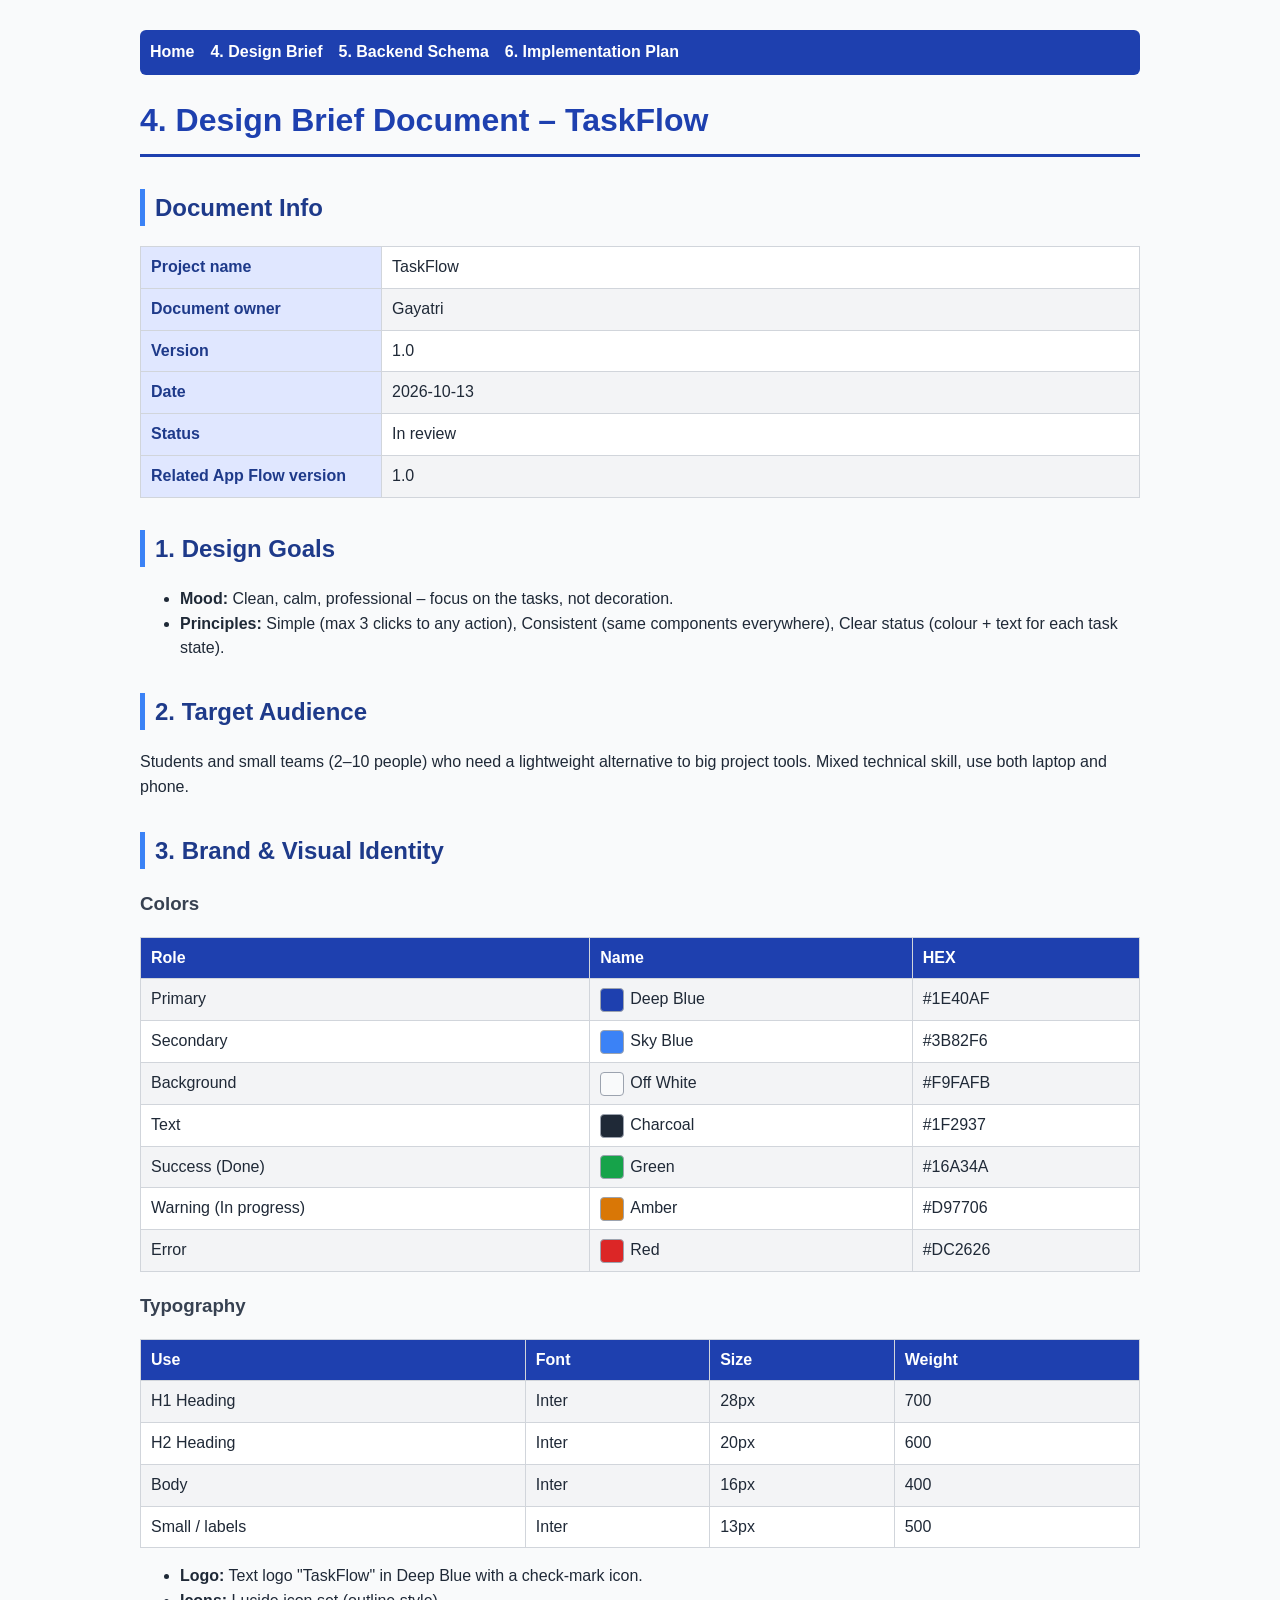
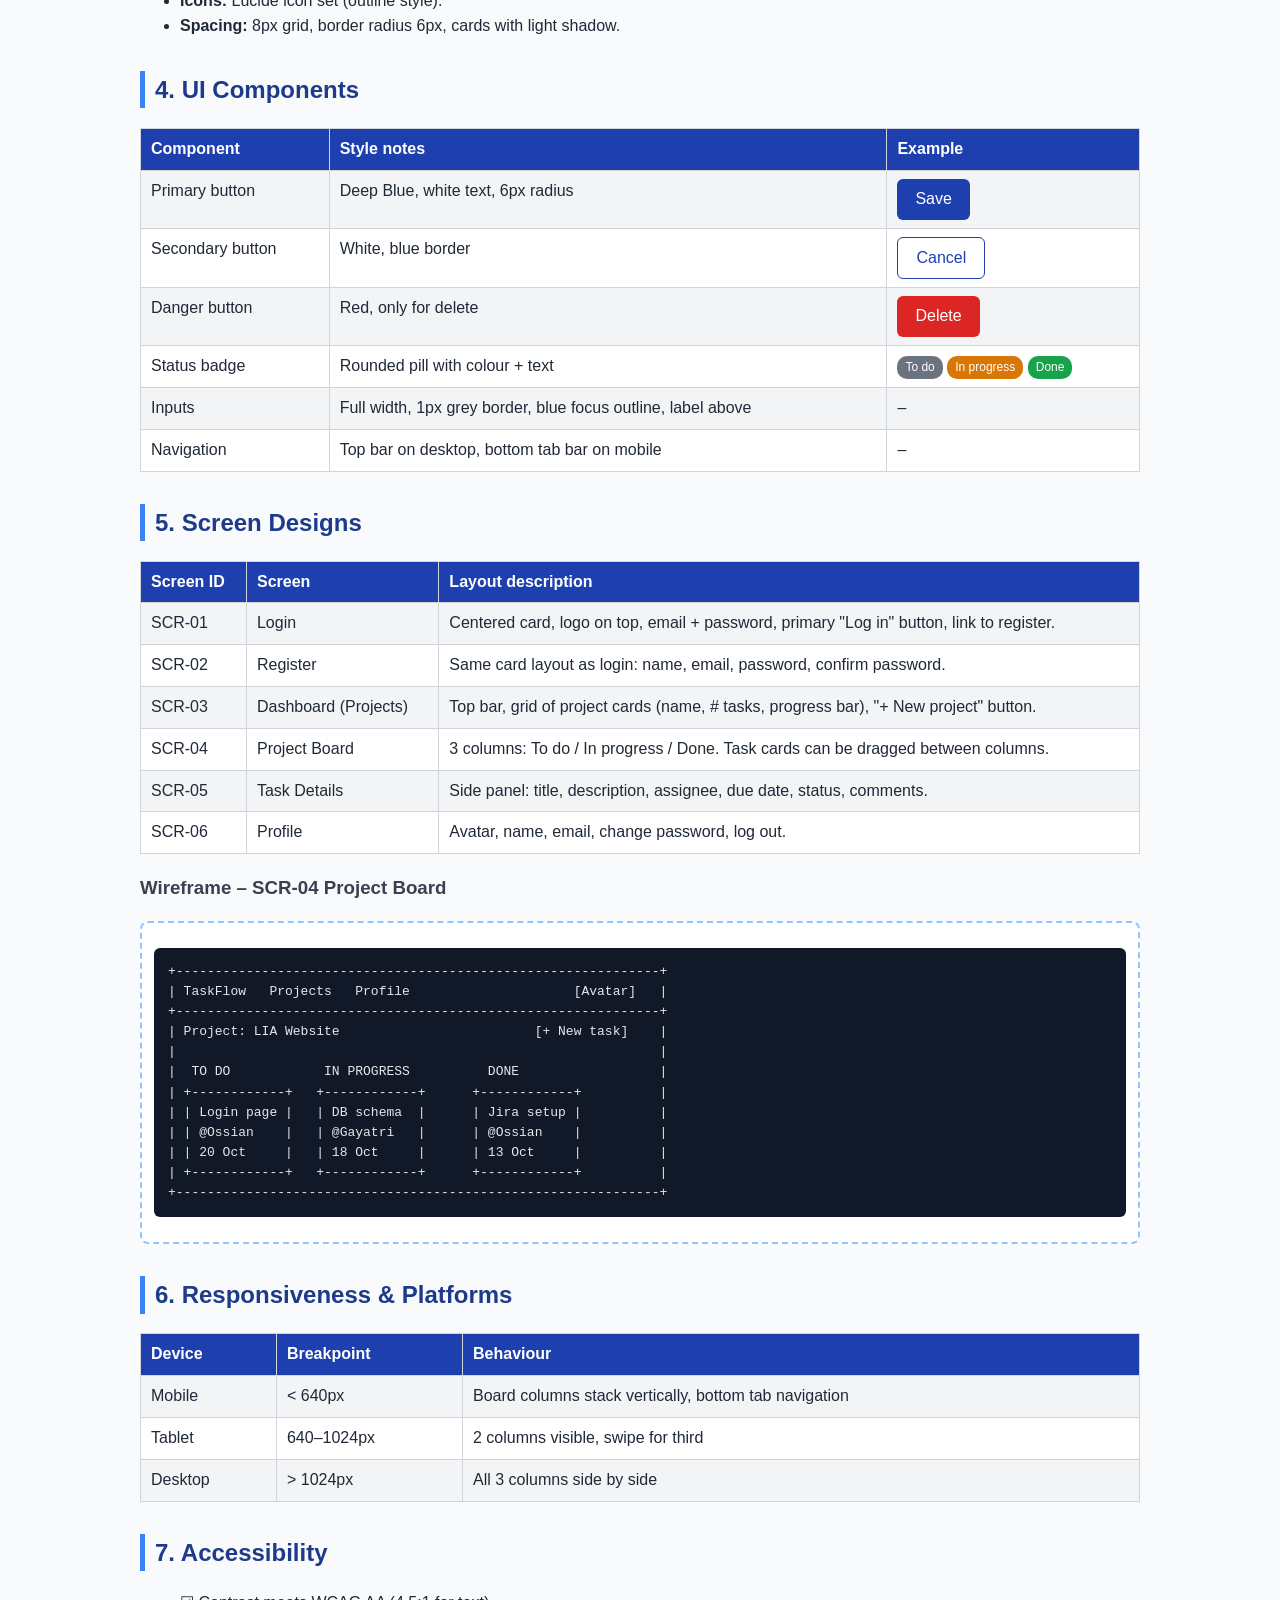
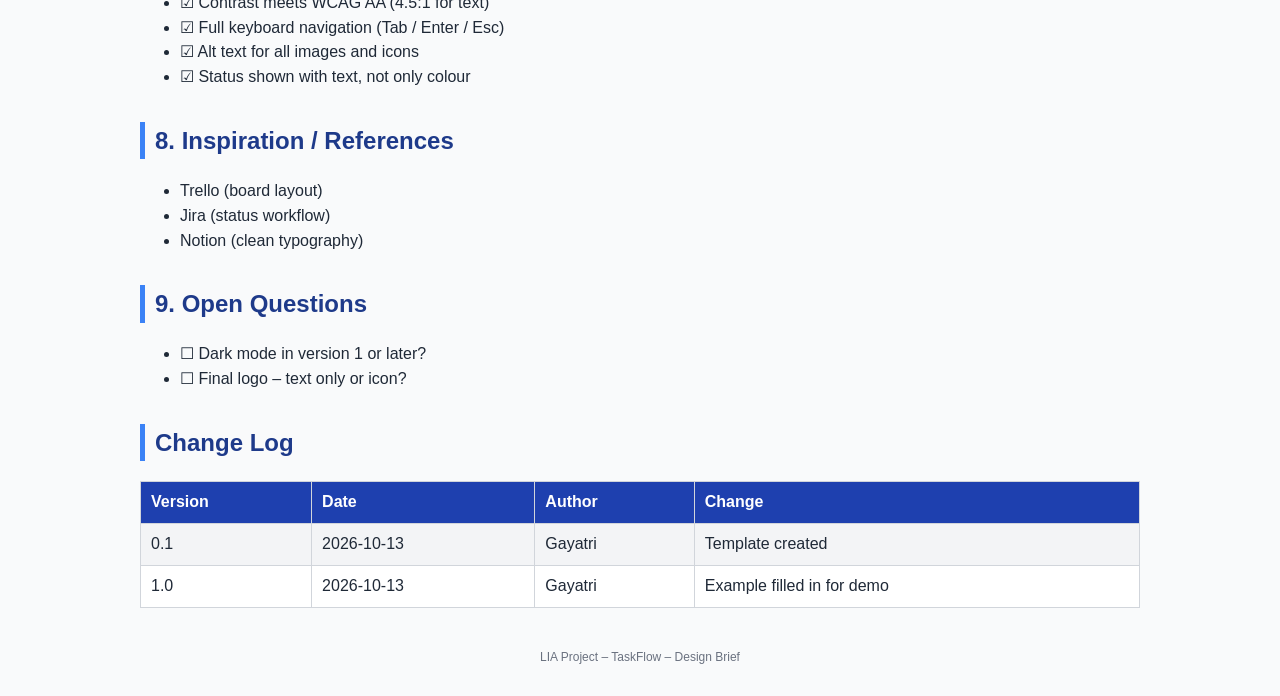
<file: Docements/html/04_Design_Brief_Example.html>
<!DOCTYPE html>
<html lang="en"><head><meta charset="UTF-8"><title>4. Design Brief – TaskFlow</title>
<link rel="stylesheet" href="doc-style.css"></head><body>
<nav><a href="index.html">Home</a><a href="04_Design_Brief_Example.html">4. Design Brief</a><a href="05_Backend_Schema_Example.html">5. Backend Schema</a><a href="06_Implementation_Plan_Example.html">6. Implementation Plan</a></nav>

<h1>4. Design Brief Document – TaskFlow</h1>
<h2>Document Info</h2>
<table class="info">
<tr><th>Project name</th><td>TaskFlow</td></tr>
<tr><th>Document owner</th><td>Gayatri</td></tr>
<tr><th>Version</th><td>1.0</td></tr>
<tr><th>Date</th><td>2026-10-13</td></tr>
<tr><th>Status</th><td>In review</td></tr>
<tr><th>Related App Flow version</th><td>1.0</td></tr>
</table>

<h2>1. Design Goals</h2>
<ul>
<li><strong>Mood:</strong> Clean, calm, professional – focus on the tasks, not decoration.</li>
<li><strong>Principles:</strong> Simple (max 3 clicks to any action), Consistent (same components everywhere), Clear status (colour + text for each task state).</li>
</ul>

<h2>2. Target Audience</h2>
<p>Students and small teams (2–10 people) who need a lightweight alternative to big project tools. Mixed technical skill, use both laptop and phone.</p>

<h2>3. Brand &amp; Visual Identity</h2>
<h3>Colors</h3>
<table>
<tr><th>Role</th><th>Name</th><th>HEX</th></tr>
<tr><td>Primary</td><td><span class="swatch" style="background:#1E40AF"></span>Deep Blue</td><td>#1E40AF</td></tr>
<tr><td>Secondary</td><td><span class="swatch" style="background:#3B82F6"></span>Sky Blue</td><td>#3B82F6</td></tr>
<tr><td>Background</td><td><span class="swatch" style="background:#F9FAFB"></span>Off White</td><td>#F9FAFB</td></tr>
<tr><td>Text</td><td><span class="swatch" style="background:#1F2937"></span>Charcoal</td><td>#1F2937</td></tr>
<tr><td>Success (Done)</td><td><span class="swatch" style="background:#16A34A"></span>Green</td><td>#16A34A</td></tr>
<tr><td>Warning (In progress)</td><td><span class="swatch" style="background:#D97706"></span>Amber</td><td>#D97706</td></tr>
<tr><td>Error</td><td><span class="swatch" style="background:#DC2626"></span>Red</td><td>#DC2626</td></tr>
</table>

<h3>Typography</h3>
<table>
<tr><th>Use</th><th>Font</th><th>Size</th><th>Weight</th></tr>
<tr><td>H1 Heading</td><td>Inter</td><td>28px</td><td>700</td></tr>
<tr><td>H2 Heading</td><td>Inter</td><td>20px</td><td>600</td></tr>
<tr><td>Body</td><td>Inter</td><td>16px</td><td>400</td></tr>
<tr><td>Small / labels</td><td>Inter</td><td>13px</td><td>500</td></tr>
</table>
<ul>
<li><strong>Logo:</strong> Text logo "TaskFlow" in Deep Blue with a check-mark icon.</li>
<li><strong>Icons:</strong> Lucide icon set (outline style).</li>
<li><strong>Spacing:</strong> 8px grid, border radius 6px, cards with light shadow.</li>
</ul>

<h2>4. UI Components</h2>
<table>
<tr><th>Component</th><th>Style notes</th><th>Example</th></tr>
<tr><td>Primary button</td><td>Deep Blue, white text, 6px radius</td><td><span class="btn" style="background:#1E40AF">Save</span></td></tr>
<tr><td>Secondary button</td><td>White, blue border</td><td><span class="btn" style="background:#fff;color:#1E40AF;border:1px solid #1E40AF">Cancel</span></td></tr>
<tr><td>Danger button</td><td>Red, only for delete</td><td><span class="btn" style="background:#DC2626">Delete</span></td></tr>
<tr><td>Status badge</td><td>Rounded pill with colour + text</td><td><span class="badge todo">To do</span> <span class="badge prog">In progress</span> <span class="badge done">Done</span></td></tr>
<tr><td>Inputs</td><td>Full width, 1px grey border, blue focus outline, label above</td><td>–</td></tr>
<tr><td>Navigation</td><td>Top bar on desktop, bottom tab bar on mobile</td><td>–</td></tr>
</table>

<h2>5. Screen Designs</h2>
<table>
<tr><th>Screen ID</th><th>Screen</th><th>Layout description</th></tr>
<tr><td>SCR-01</td><td>Login</td><td>Centered card, logo on top, email + password, primary "Log in" button, link to register.</td></tr>
<tr><td>SCR-02</td><td>Register</td><td>Same card layout as login: name, email, password, confirm password.</td></tr>
<tr><td>SCR-03</td><td>Dashboard (Projects)</td><td>Top bar, grid of project cards (name, # tasks, progress bar), "+ New project" button.</td></tr>
<tr><td>SCR-04</td><td>Project Board</td><td>3 columns: To do / In progress / Done. Task cards can be dragged between columns.</td></tr>
<tr><td>SCR-05</td><td>Task Details</td><td>Side panel: title, description, assignee, due date, status, comments.</td></tr>
<tr><td>SCR-06</td><td>Profile</td><td>Avatar, name, email, change password, log out.</td></tr>
</table>
<h3>Wireframe – SCR-04 Project Board</h3>
<div class="mock"><pre>
+--------------------------------------------------------------+
| TaskFlow   Projects   Profile                     [Avatar]   |
+--------------------------------------------------------------+
| Project: LIA Website                         [+ New task]    |
|                                                              |
|  TO DO            IN PROGRESS          DONE                  |
| +------------+   +------------+      +------------+          |
| | Login page |   | DB schema  |      | Jira setup |          |
| | @Ossian    |   | @Gayatri   |      | @Ossian    |          |
| | 20 Oct     |   | 18 Oct     |      | 13 Oct     |          |
| +------------+   +------------+      +------------+          |
+--------------------------------------------------------------+
</pre></div>

<h2>6. Responsiveness &amp; Platforms</h2>
<table>
<tr><th>Device</th><th>Breakpoint</th><th>Behaviour</th></tr>
<tr><td>Mobile</td><td>&lt; 640px</td><td>Board columns stack vertically, bottom tab navigation</td></tr>
<tr><td>Tablet</td><td>640–1024px</td><td>2 columns visible, swipe for third</td></tr>
<tr><td>Desktop</td><td>&gt; 1024px</td><td>All 3 columns side by side</td></tr>
</table>

<h2>7. Accessibility</h2>
<ul>
<li>&#9745; Contrast meets WCAG AA (4.5:1 for text)</li>
<li>&#9745; Full keyboard navigation (Tab / Enter / Esc)</li>
<li>&#9745; Alt text for all images and icons</li>
<li>&#9745; Status shown with text, not only colour</li>
</ul>

<h2>8. Inspiration / References</h2>
<ul><li>Trello (board layout)</li><li>Jira (status workflow)</li><li>Notion (clean typography)</li></ul>

<h2>9. Open Questions</h2>
<ul><li>&#9744; Dark mode in version 1 or later?</li><li>&#9744; Final logo – text only or icon?</li></ul>

<h2>Change Log</h2>
<table>
<tr><th>Version</th><th>Date</th><th>Author</th><th>Change</th></tr>
<tr><td>0.1</td><td>2026-10-13</td><td>Gayatri</td><td>Template created</td></tr>
<tr><td>1.0</td><td>2026-10-13</td><td>Gayatri</td><td>Example filled in for demo</td></tr>
</table>
<footer>LIA Project – TaskFlow – Design Brief</footer>
</body></html>
</file>
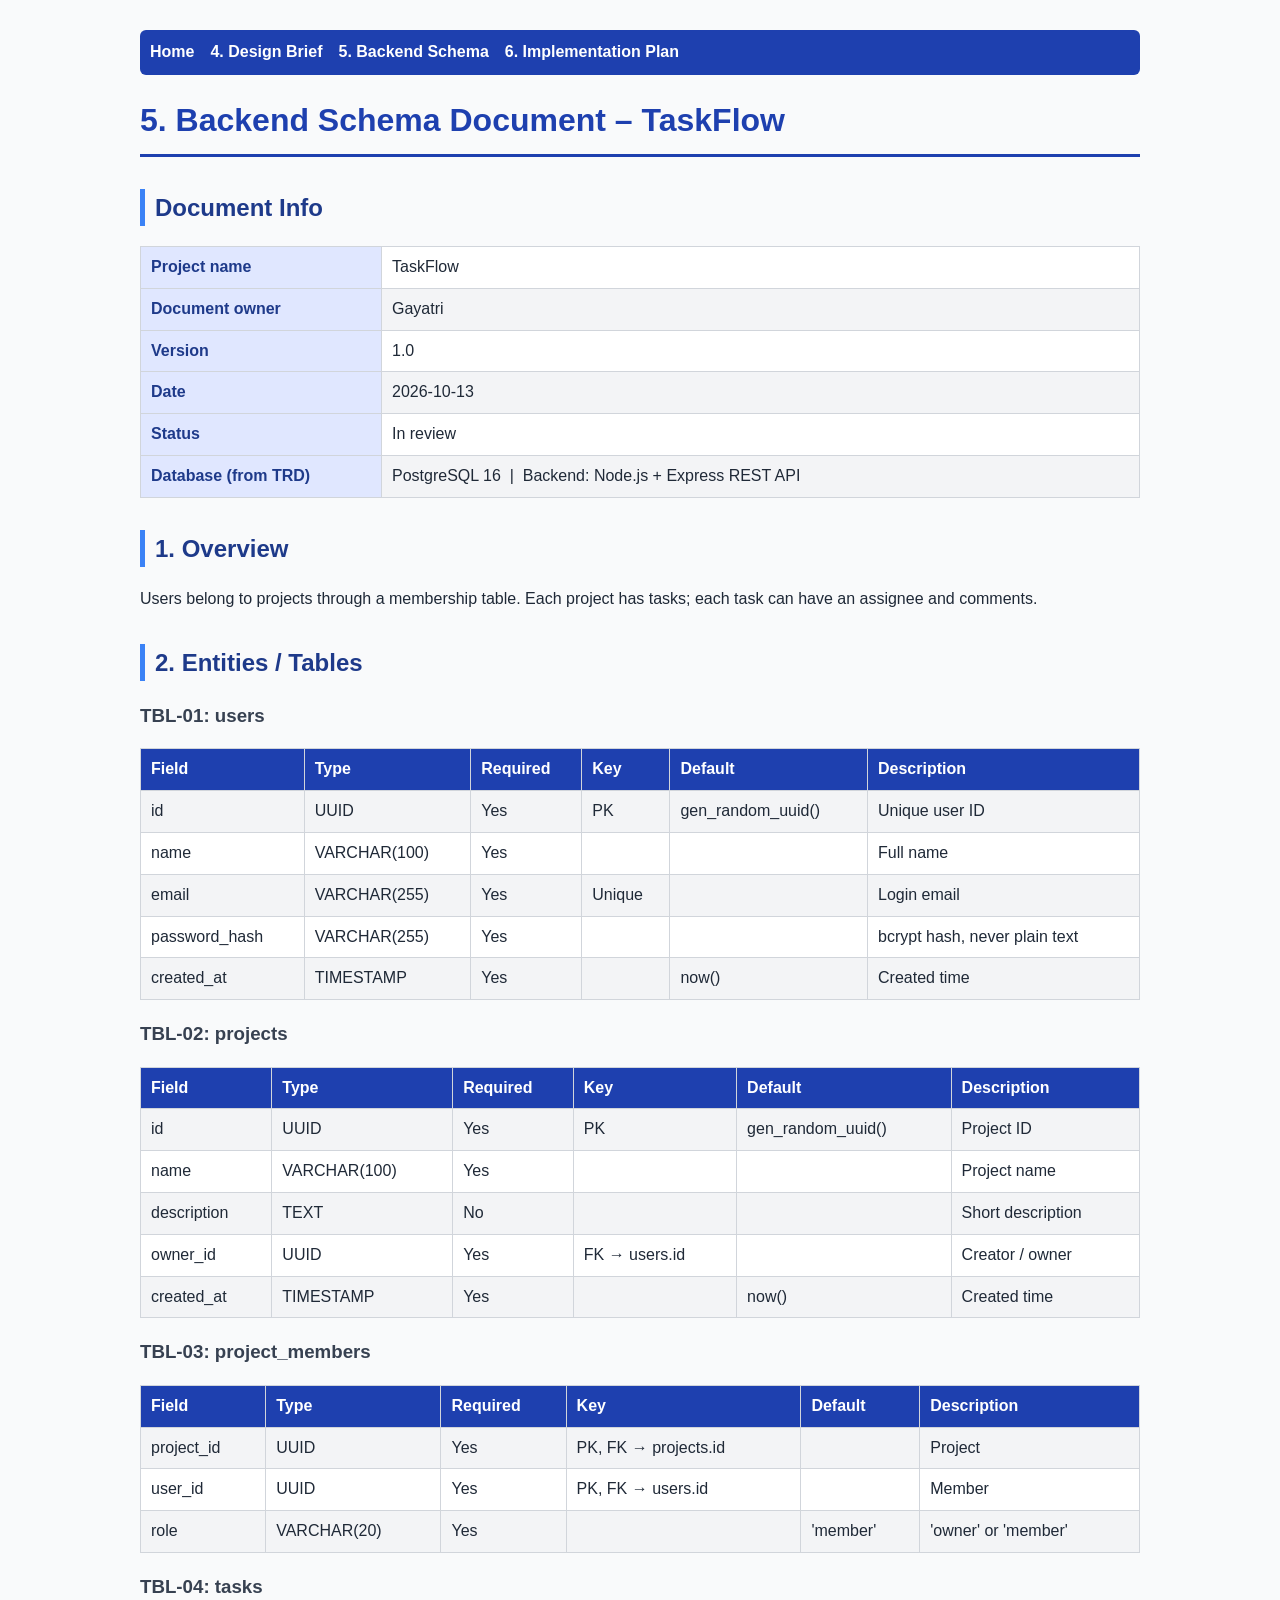
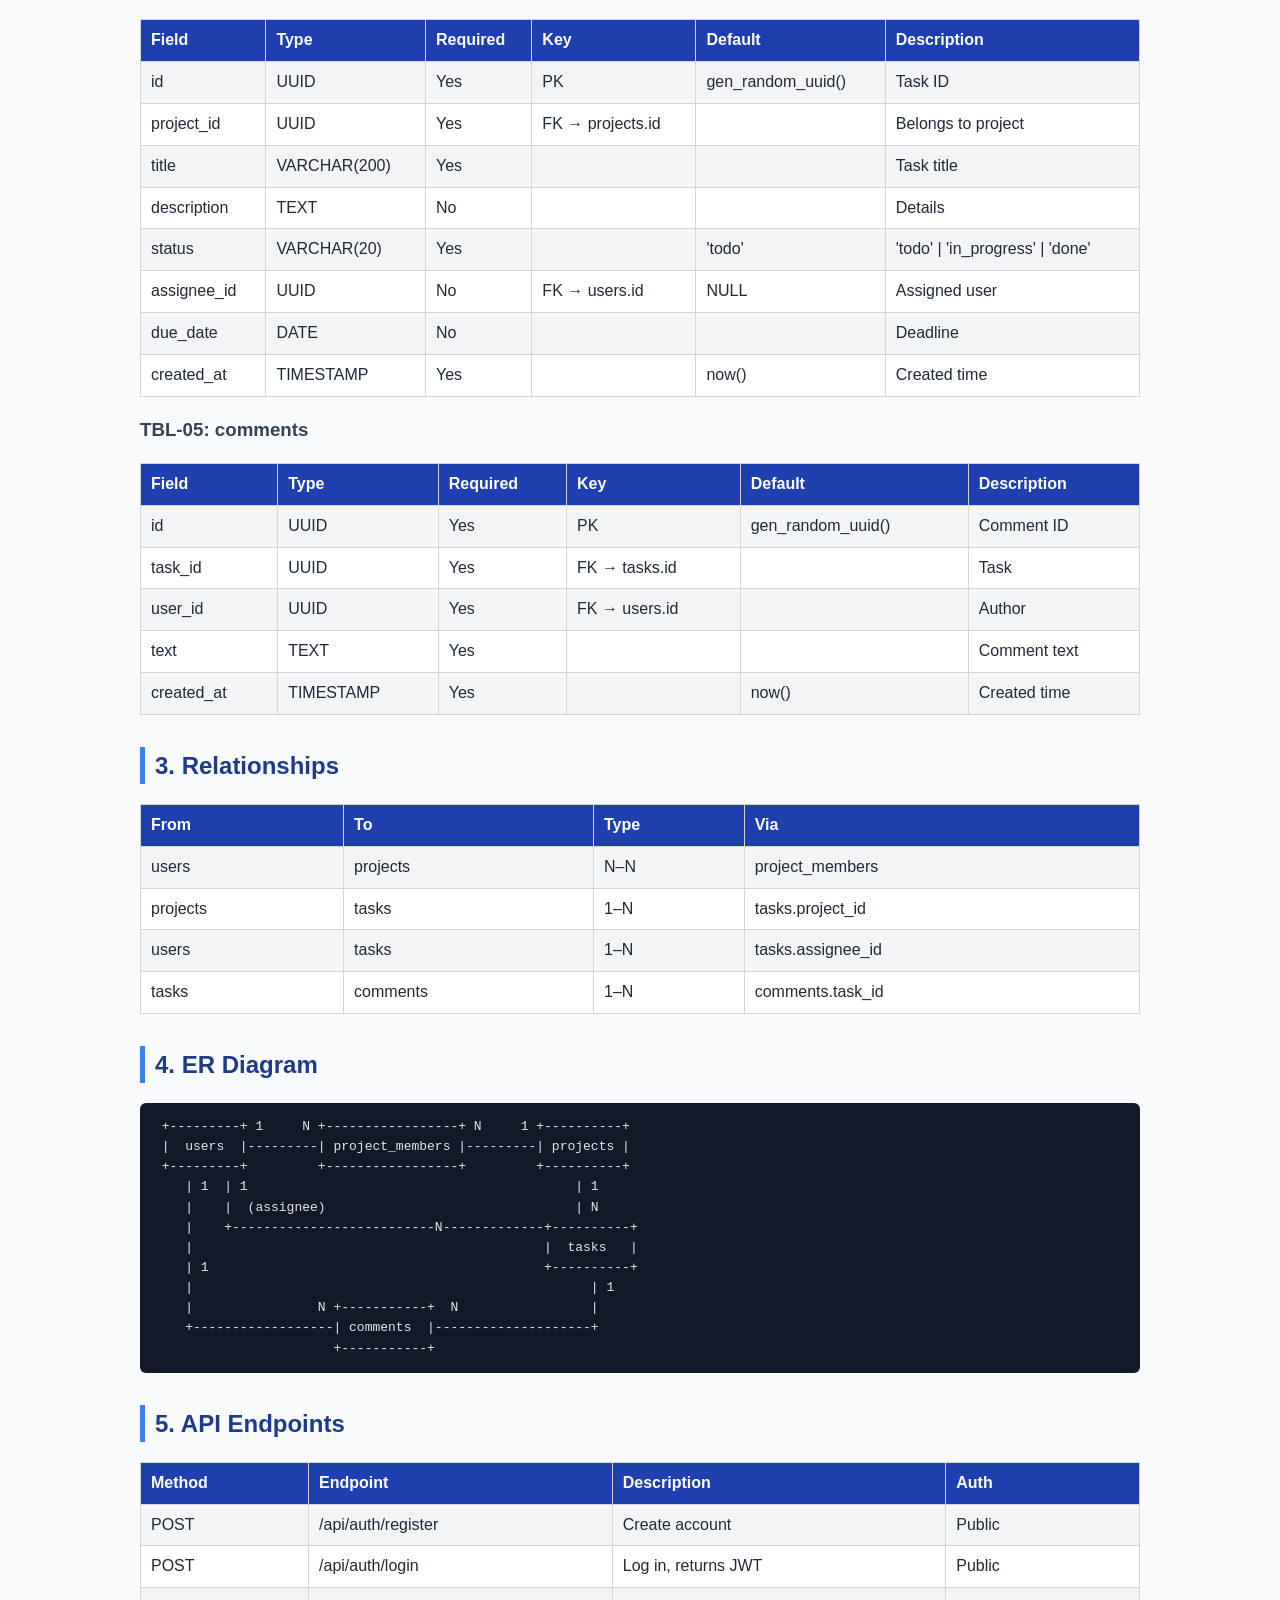
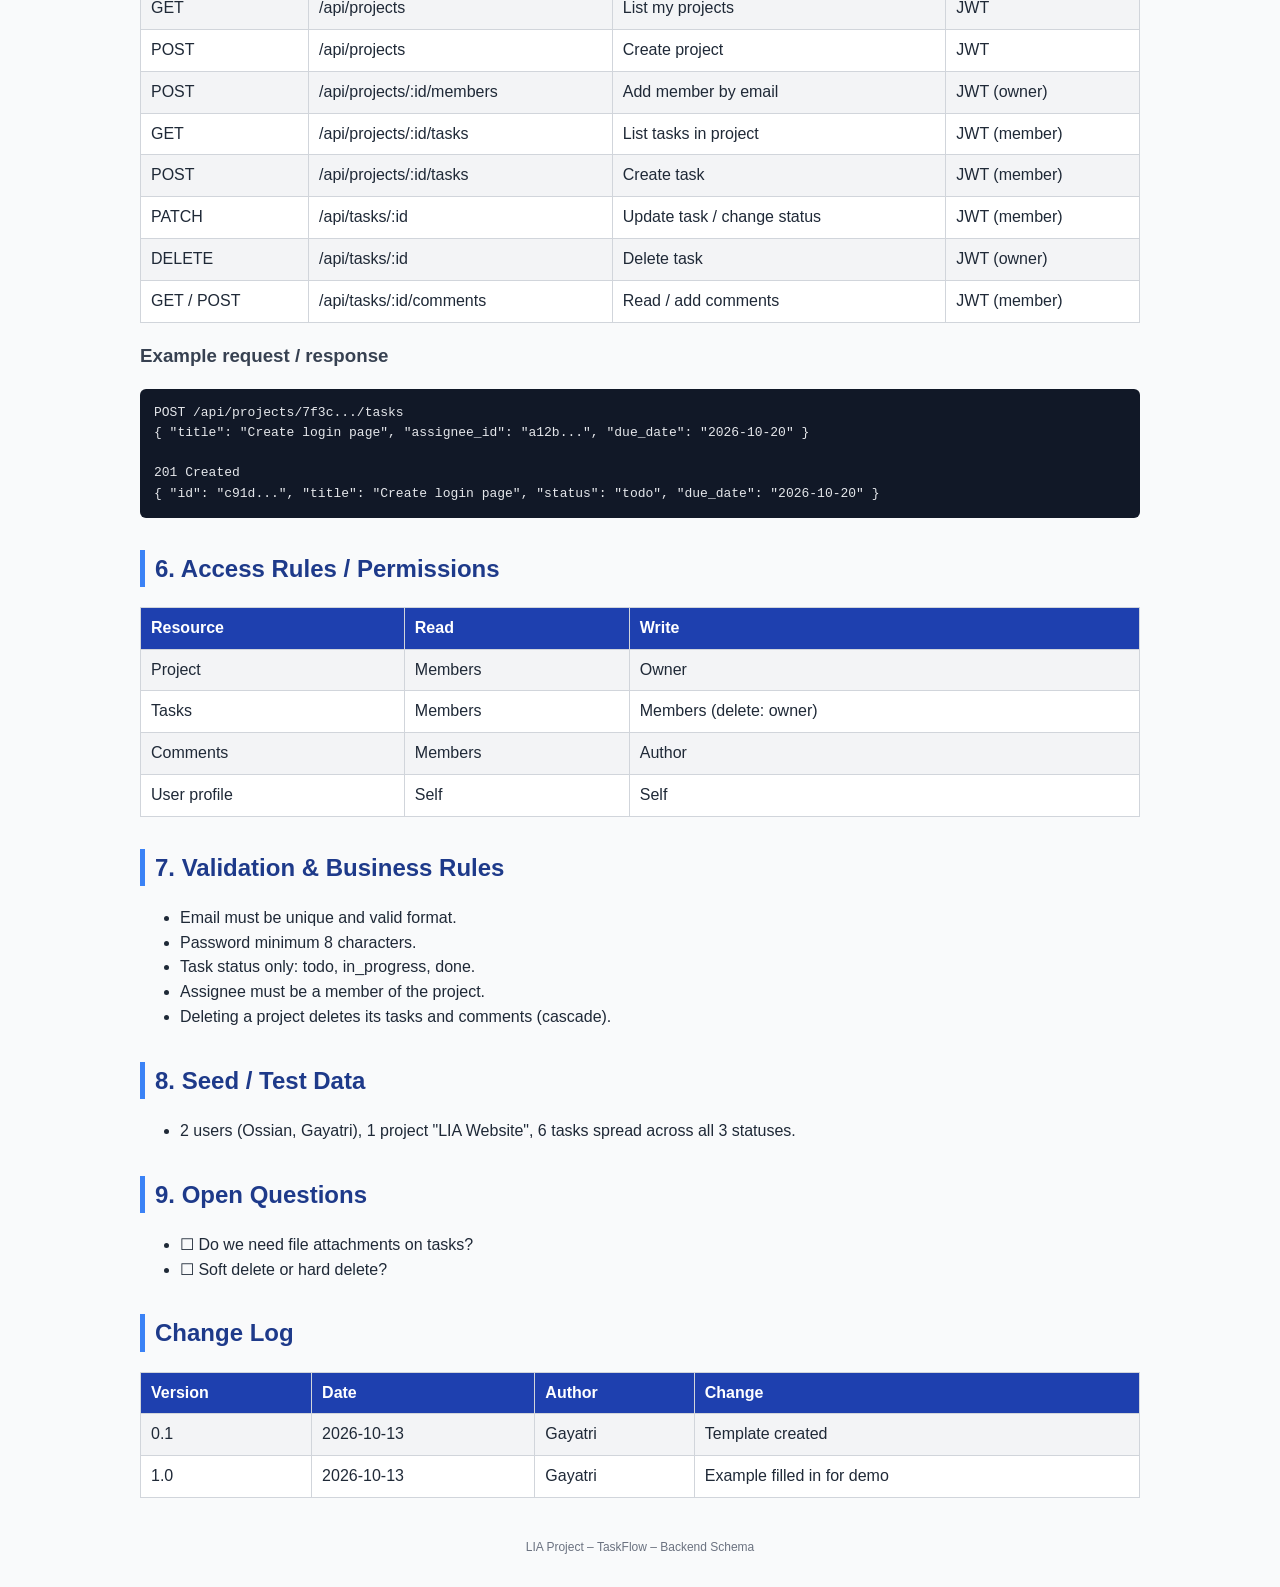
<file: Docements/html/05_Backend_Schema_Example.html>
<!DOCTYPE html>
<html lang="en"><head><meta charset="UTF-8"><title>5. Backend Schema – TaskFlow</title>
<link rel="stylesheet" href="doc-style.css"></head><body>
<nav><a href="index.html">Home</a><a href="04_Design_Brief_Example.html">4. Design Brief</a><a href="05_Backend_Schema_Example.html">5. Backend Schema</a><a href="06_Implementation_Plan_Example.html">6. Implementation Plan</a></nav>

<h1>5. Backend Schema Document – TaskFlow</h1>
<h2>Document Info</h2>
<table class="info">
<tr><th>Project name</th><td>TaskFlow</td></tr>
<tr><th>Document owner</th><td>Gayatri</td></tr>
<tr><th>Version</th><td>1.0</td></tr>
<tr><th>Date</th><td>2026-10-13</td></tr>
<tr><th>Status</th><td>In review</td></tr>
<tr><th>Database (from TRD)</th><td>PostgreSQL 16 &nbsp;|&nbsp; Backend: Node.js + Express REST API</td></tr>
</table>

<h2>1. Overview</h2>
<p>Users belong to projects through a membership table. Each project has tasks; each task can have an assignee and comments.</p>

<h2>2. Entities / Tables</h2>
<h3>TBL-01: users</h3>
<table>
<tr><th>Field</th><th>Type</th><th>Required</th><th>Key</th><th>Default</th><th>Description</th></tr>
<tr><td>id</td><td>UUID</td><td>Yes</td><td>PK</td><td>gen_random_uuid()</td><td>Unique user ID</td></tr>
<tr><td>name</td><td>VARCHAR(100)</td><td>Yes</td><td></td><td></td><td>Full name</td></tr>
<tr><td>email</td><td>VARCHAR(255)</td><td>Yes</td><td>Unique</td><td></td><td>Login email</td></tr>
<tr><td>password_hash</td><td>VARCHAR(255)</td><td>Yes</td><td></td><td></td><td>bcrypt hash, never plain text</td></tr>
<tr><td>created_at</td><td>TIMESTAMP</td><td>Yes</td><td></td><td>now()</td><td>Created time</td></tr>
</table>

<h3>TBL-02: projects</h3>
<table>
<tr><th>Field</th><th>Type</th><th>Required</th><th>Key</th><th>Default</th><th>Description</th></tr>
<tr><td>id</td><td>UUID</td><td>Yes</td><td>PK</td><td>gen_random_uuid()</td><td>Project ID</td></tr>
<tr><td>name</td><td>VARCHAR(100)</td><td>Yes</td><td></td><td></td><td>Project name</td></tr>
<tr><td>description</td><td>TEXT</td><td>No</td><td></td><td></td><td>Short description</td></tr>
<tr><td>owner_id</td><td>UUID</td><td>Yes</td><td>FK → users.id</td><td></td><td>Creator / owner</td></tr>
<tr><td>created_at</td><td>TIMESTAMP</td><td>Yes</td><td></td><td>now()</td><td>Created time</td></tr>
</table>

<h3>TBL-03: project_members</h3>
<table>
<tr><th>Field</th><th>Type</th><th>Required</th><th>Key</th><th>Default</th><th>Description</th></tr>
<tr><td>project_id</td><td>UUID</td><td>Yes</td><td>PK, FK → projects.id</td><td></td><td>Project</td></tr>
<tr><td>user_id</td><td>UUID</td><td>Yes</td><td>PK, FK → users.id</td><td></td><td>Member</td></tr>
<tr><td>role</td><td>VARCHAR(20)</td><td>Yes</td><td></td><td>'member'</td><td>'owner' or 'member'</td></tr>
</table>

<h3>TBL-04: tasks</h3>
<table>
<tr><th>Field</th><th>Type</th><th>Required</th><th>Key</th><th>Default</th><th>Description</th></tr>
<tr><td>id</td><td>UUID</td><td>Yes</td><td>PK</td><td>gen_random_uuid()</td><td>Task ID</td></tr>
<tr><td>project_id</td><td>UUID</td><td>Yes</td><td>FK → projects.id</td><td></td><td>Belongs to project</td></tr>
<tr><td>title</td><td>VARCHAR(200)</td><td>Yes</td><td></td><td></td><td>Task title</td></tr>
<tr><td>description</td><td>TEXT</td><td>No</td><td></td><td></td><td>Details</td></tr>
<tr><td>status</td><td>VARCHAR(20)</td><td>Yes</td><td></td><td>'todo'</td><td>'todo' | 'in_progress' | 'done'</td></tr>
<tr><td>assignee_id</td><td>UUID</td><td>No</td><td>FK → users.id</td><td>NULL</td><td>Assigned user</td></tr>
<tr><td>due_date</td><td>DATE</td><td>No</td><td></td><td></td><td>Deadline</td></tr>
<tr><td>created_at</td><td>TIMESTAMP</td><td>Yes</td><td></td><td>now()</td><td>Created time</td></tr>
</table>

<h3>TBL-05: comments</h3>
<table>
<tr><th>Field</th><th>Type</th><th>Required</th><th>Key</th><th>Default</th><th>Description</th></tr>
<tr><td>id</td><td>UUID</td><td>Yes</td><td>PK</td><td>gen_random_uuid()</td><td>Comment ID</td></tr>
<tr><td>task_id</td><td>UUID</td><td>Yes</td><td>FK → tasks.id</td><td></td><td>Task</td></tr>
<tr><td>user_id</td><td>UUID</td><td>Yes</td><td>FK → users.id</td><td></td><td>Author</td></tr>
<tr><td>text</td><td>TEXT</td><td>Yes</td><td></td><td></td><td>Comment text</td></tr>
<tr><td>created_at</td><td>TIMESTAMP</td><td>Yes</td><td></td><td>now()</td><td>Created time</td></tr>
</table>

<h2>3. Relationships</h2>
<table>
<tr><th>From</th><th>To</th><th>Type</th><th>Via</th></tr>
<tr><td>users</td><td>projects</td><td>N–N</td><td>project_members</td></tr>
<tr><td>projects</td><td>tasks</td><td>1–N</td><td>tasks.project_id</td></tr>
<tr><td>users</td><td>tasks</td><td>1–N</td><td>tasks.assignee_id</td></tr>
<tr><td>tasks</td><td>comments</td><td>1–N</td><td>comments.task_id</td></tr>
</table>

<h2>4. ER Diagram</h2>
<pre>
 +---------+ 1     N +-----------------+ N     1 +----------+
 |  users  |---------| project_members |---------| projects |
 +---------+         +-----------------+         +----------+
    | 1  | 1                                          | 1
    |    |  (assignee)                                | N
    |    +--------------------------N-------------+----------+
    |                                             |  tasks   |
    | 1                                           +----------+
    |                                                   | 1
    |                N +-----------+  N                 |
    +------------------| comments  |--------------------+
                       +-----------+
</pre>

<h2>5. API Endpoints</h2>
<table>
<tr><th>Method</th><th>Endpoint</th><th>Description</th><th>Auth</th></tr>
<tr><td>POST</td><td>/api/auth/register</td><td>Create account</td><td>Public</td></tr>
<tr><td>POST</td><td>/api/auth/login</td><td>Log in, returns JWT</td><td>Public</td></tr>
<tr><td>GET</td><td>/api/projects</td><td>List my projects</td><td>JWT</td></tr>
<tr><td>POST</td><td>/api/projects</td><td>Create project</td><td>JWT</td></tr>
<tr><td>POST</td><td>/api/projects/:id/members</td><td>Add member by email</td><td>JWT (owner)</td></tr>
<tr><td>GET</td><td>/api/projects/:id/tasks</td><td>List tasks in project</td><td>JWT (member)</td></tr>
<tr><td>POST</td><td>/api/projects/:id/tasks</td><td>Create task</td><td>JWT (member)</td></tr>
<tr><td>PATCH</td><td>/api/tasks/:id</td><td>Update task / change status</td><td>JWT (member)</td></tr>
<tr><td>DELETE</td><td>/api/tasks/:id</td><td>Delete task</td><td>JWT (owner)</td></tr>
<tr><td>GET / POST</td><td>/api/tasks/:id/comments</td><td>Read / add comments</td><td>JWT (member)</td></tr>
</table>
<h3>Example request / response</h3>
<pre>
POST /api/projects/7f3c.../tasks
{ "title": "Create login page", "assignee_id": "a12b...", "due_date": "2026-10-20" }

201 Created
{ "id": "c91d...", "title": "Create login page", "status": "todo", "due_date": "2026-10-20" }
</pre>

<h2>6. Access Rules / Permissions</h2>
<table>
<tr><th>Resource</th><th>Read</th><th>Write</th></tr>
<tr><td>Project</td><td>Members</td><td>Owner</td></tr>
<tr><td>Tasks</td><td>Members</td><td>Members (delete: owner)</td></tr>
<tr><td>Comments</td><td>Members</td><td>Author</td></tr>
<tr><td>User profile</td><td>Self</td><td>Self</td></tr>
</table>

<h2>7. Validation &amp; Business Rules</h2>
<ul>
<li>Email must be unique and valid format.</li>
<li>Password minimum 8 characters.</li>
<li>Task status only: todo, in_progress, done.</li>
<li>Assignee must be a member of the project.</li>
<li>Deleting a project deletes its tasks and comments (cascade).</li>
</ul>

<h2>8. Seed / Test Data</h2>
<ul><li>2 users (Ossian, Gayatri), 1 project "LIA Website", 6 tasks spread across all 3 statuses.</li></ul>

<h2>9. Open Questions</h2>
<ul><li>&#9744; Do we need file attachments on tasks?</li><li>&#9744; Soft delete or hard delete?</li></ul>

<h2>Change Log</h2>
<table>
<tr><th>Version</th><th>Date</th><th>Author</th><th>Change</th></tr>
<tr><td>0.1</td><td>2026-10-13</td><td>Gayatri</td><td>Template created</td></tr>
<tr><td>1.0</td><td>2026-10-13</td><td>Gayatri</td><td>Example filled in for demo</td></tr>
</table>
<footer>LIA Project – TaskFlow – Backend Schema</footer>
</body></html>
</file>
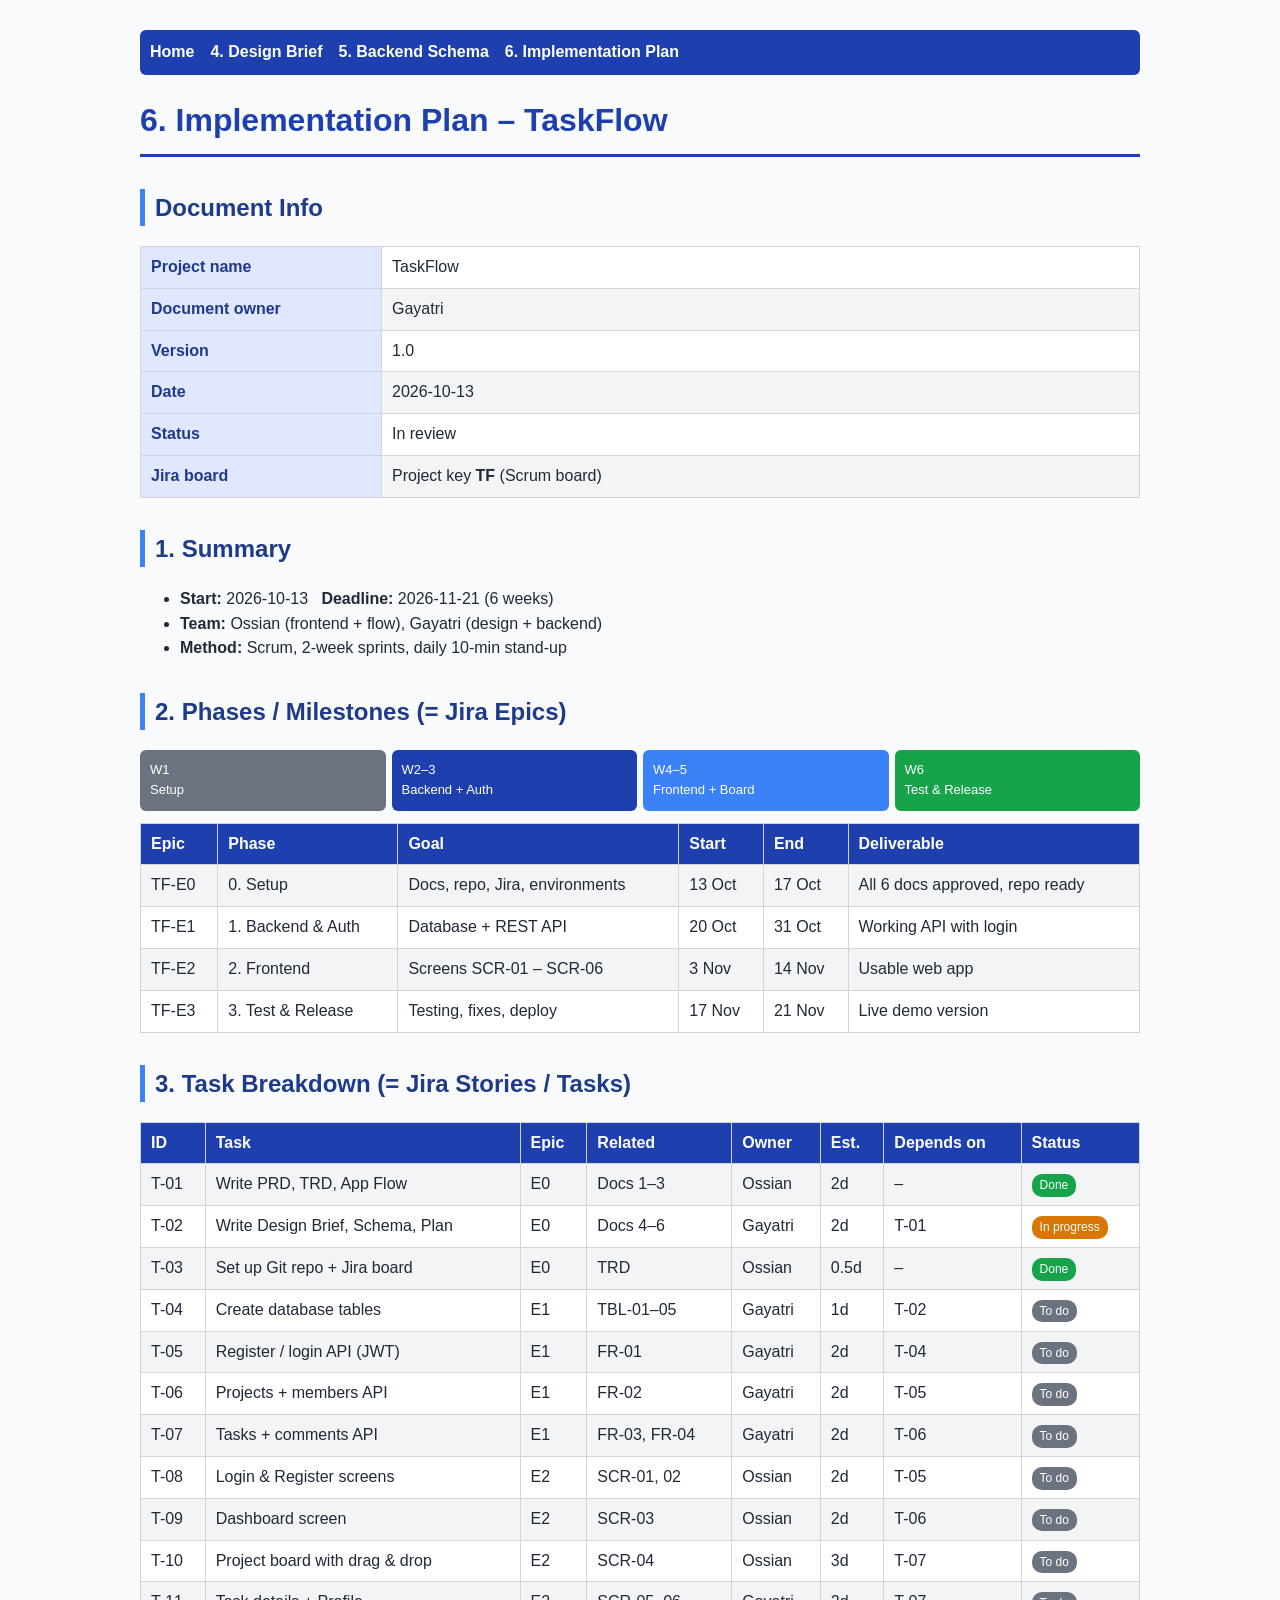
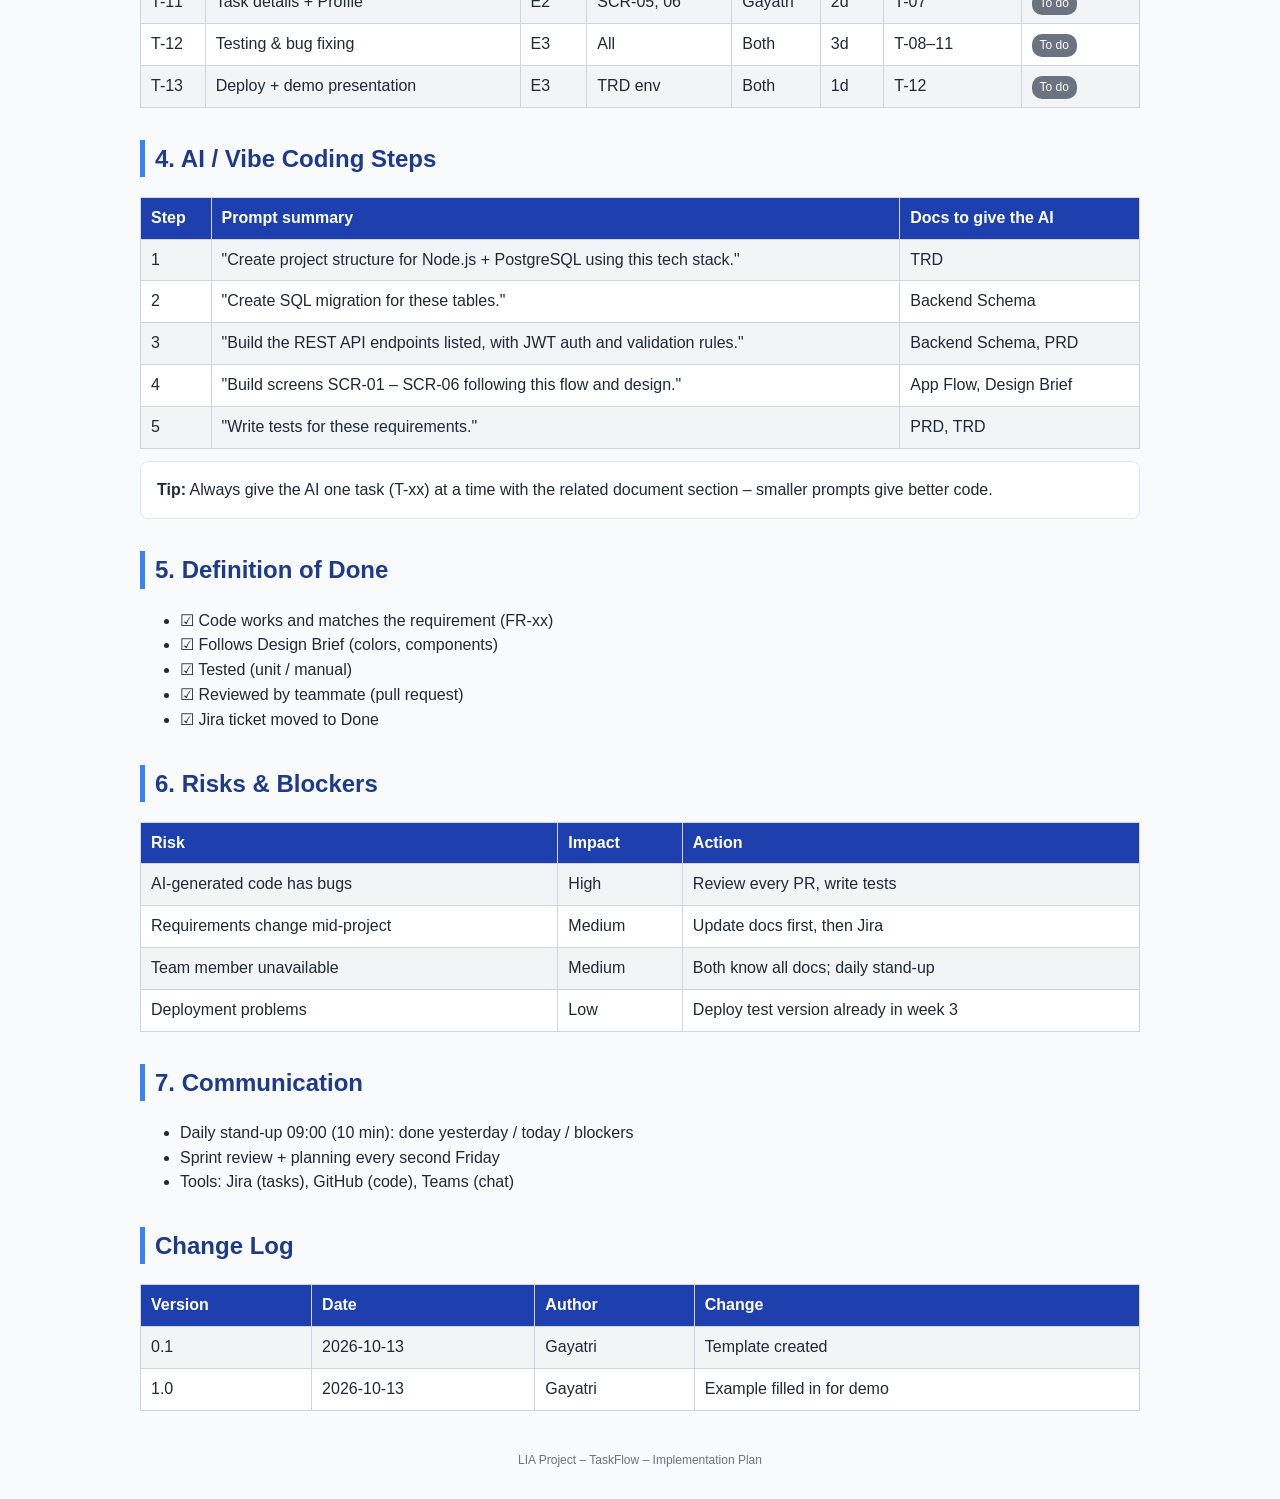
<file: Docements/html/06_Implementation_Plan_Example.html>
<!DOCTYPE html>
<html lang="en"><head><meta charset="UTF-8"><title>6. Implementation Plan – TaskFlow</title>
<link rel="stylesheet" href="doc-style.css"></head><body>
<nav><a href="index.html">Home</a><a href="04_Design_Brief_Example.html">4. Design Brief</a><a href="05_Backend_Schema_Example.html">5. Backend Schema</a><a href="06_Implementation_Plan_Example.html">6. Implementation Plan</a></nav>

<h1>6. Implementation Plan – TaskFlow</h1>
<h2>Document Info</h2>
<table class="info">
<tr><th>Project name</th><td>TaskFlow</td></tr>
<tr><th>Document owner</th><td>Gayatri</td></tr>
<tr><th>Version</th><td>1.0</td></tr>
<tr><th>Date</th><td>2026-10-13</td></tr>
<tr><th>Status</th><td>In review</td></tr>
<tr><th>Jira board</th><td>Project key <strong>TF</strong> (Scrum board)</td></tr>
</table>

<h2>1. Summary</h2>
<ul>
<li><strong>Start:</strong> 2026-10-13 &nbsp; <strong>Deadline:</strong> 2026-11-21 (6 weeks)</li>
<li><strong>Team:</strong> Ossian (frontend + flow), Gayatri (design + backend)</li>
<li><strong>Method:</strong> Scrum, 2-week sprints, daily 10-min stand-up</li>
</ul>

<h2>2. Phases / Milestones (= Jira Epics)</h2>
<div class="timeline">
<div style="background:#6b7280">W1<br>Setup</div>
<div style="background:#1e40af">W2–3<br>Backend + Auth</div>
<div style="background:#3b82f6">W4–5<br>Frontend + Board</div>
<div style="background:#16a34a">W6<br>Test &amp; Release</div>
</div>
<table>
<tr><th>Epic</th><th>Phase</th><th>Goal</th><th>Start</th><th>End</th><th>Deliverable</th></tr>
<tr><td>TF-E0</td><td>0. Setup</td><td>Docs, repo, Jira, environments</td><td>13 Oct</td><td>17 Oct</td><td>All 6 docs approved, repo ready</td></tr>
<tr><td>TF-E1</td><td>1. Backend &amp; Auth</td><td>Database + REST API</td><td>20 Oct</td><td>31 Oct</td><td>Working API with login</td></tr>
<tr><td>TF-E2</td><td>2. Frontend</td><td>Screens SCR-01 – SCR-06</td><td>3 Nov</td><td>14 Nov</td><td>Usable web app</td></tr>
<tr><td>TF-E3</td><td>3. Test &amp; Release</td><td>Testing, fixes, deploy</td><td>17 Nov</td><td>21 Nov</td><td>Live demo version</td></tr>
</table>

<h2>3. Task Breakdown (= Jira Stories / Tasks)</h2>
<table>
<tr><th>ID</th><th>Task</th><th>Epic</th><th>Related</th><th>Owner</th><th>Est.</th><th>Depends on</th><th>Status</th></tr>
<tr><td>T-01</td><td>Write PRD, TRD, App Flow</td><td>E0</td><td>Docs 1–3</td><td>Ossian</td><td>2d</td><td>–</td><td><span class="badge done">Done</span></td></tr>
<tr><td>T-02</td><td>Write Design Brief, Schema, Plan</td><td>E0</td><td>Docs 4–6</td><td>Gayatri</td><td>2d</td><td>T-01</td><td><span class="badge prog">In progress</span></td></tr>
<tr><td>T-03</td><td>Set up Git repo + Jira board</td><td>E0</td><td>TRD</td><td>Ossian</td><td>0.5d</td><td>–</td><td><span class="badge done">Done</span></td></tr>
<tr><td>T-04</td><td>Create database tables</td><td>E1</td><td>TBL-01–05</td><td>Gayatri</td><td>1d</td><td>T-02</td><td><span class="badge todo">To do</span></td></tr>
<tr><td>T-05</td><td>Register / login API (JWT)</td><td>E1</td><td>FR-01</td><td>Gayatri</td><td>2d</td><td>T-04</td><td><span class="badge todo">To do</span></td></tr>
<tr><td>T-06</td><td>Projects + members API</td><td>E1</td><td>FR-02</td><td>Gayatri</td><td>2d</td><td>T-05</td><td><span class="badge todo">To do</span></td></tr>
<tr><td>T-07</td><td>Tasks + comments API</td><td>E1</td><td>FR-03, FR-04</td><td>Gayatri</td><td>2d</td><td>T-06</td><td><span class="badge todo">To do</span></td></tr>
<tr><td>T-08</td><td>Login &amp; Register screens</td><td>E2</td><td>SCR-01, 02</td><td>Ossian</td><td>2d</td><td>T-05</td><td><span class="badge todo">To do</span></td></tr>
<tr><td>T-09</td><td>Dashboard screen</td><td>E2</td><td>SCR-03</td><td>Ossian</td><td>2d</td><td>T-06</td><td><span class="badge todo">To do</span></td></tr>
<tr><td>T-10</td><td>Project board with drag &amp; drop</td><td>E2</td><td>SCR-04</td><td>Ossian</td><td>3d</td><td>T-07</td><td><span class="badge todo">To do</span></td></tr>
<tr><td>T-11</td><td>Task details + Profile</td><td>E2</td><td>SCR-05, 06</td><td>Gayatri</td><td>2d</td><td>T-07</td><td><span class="badge todo">To do</span></td></tr>
<tr><td>T-12</td><td>Testing &amp; bug fixing</td><td>E3</td><td>All</td><td>Both</td><td>3d</td><td>T-08–11</td><td><span class="badge todo">To do</span></td></tr>
<tr><td>T-13</td><td>Deploy + demo presentation</td><td>E3</td><td>TRD env</td><td>Both</td><td>1d</td><td>T-12</td><td><span class="badge todo">To do</span></td></tr>
</table>

<h2>4. AI / Vibe Coding Steps</h2>
<table>
<tr><th>Step</th><th>Prompt summary</th><th>Docs to give the AI</th></tr>
<tr><td>1</td><td>"Create project structure for Node.js + PostgreSQL using this tech stack."</td><td>TRD</td></tr>
<tr><td>2</td><td>"Create SQL migration for these tables."</td><td>Backend Schema</td></tr>
<tr><td>3</td><td>"Build the REST API endpoints listed, with JWT auth and validation rules."</td><td>Backend Schema, PRD</td></tr>
<tr><td>4</td><td>"Build screens SCR-01 – SCR-06 following this flow and design."</td><td>App Flow, Design Brief</td></tr>
<tr><td>5</td><td>"Write tests for these requirements."</td><td>PRD, TRD</td></tr>
</table>
<div class="card"><strong>Tip:</strong> Always give the AI one task (T-xx) at a time with the related document section – smaller prompts give better code.</div>

<h2>5. Definition of Done</h2>
<ul>
<li>&#9745; Code works and matches the requirement (FR-xx)</li>
<li>&#9745; Follows Design Brief (colors, components)</li>
<li>&#9745; Tested (unit / manual)</li>
<li>&#9745; Reviewed by teammate (pull request)</li>
<li>&#9745; Jira ticket moved to Done</li>
</ul>

<h2>6. Risks &amp; Blockers</h2>
<table>
<tr><th>Risk</th><th>Impact</th><th>Action</th></tr>
<tr><td>AI-generated code has bugs</td><td>High</td><td>Review every PR, write tests</td></tr>
<tr><td>Requirements change mid-project</td><td>Medium</td><td>Update docs first, then Jira</td></tr>
<tr><td>Team member unavailable</td><td>Medium</td><td>Both know all docs; daily stand-up</td></tr>
<tr><td>Deployment problems</td><td>Low</td><td>Deploy test version already in week 3</td></tr>
</table>

<h2>7. Communication</h2>
<ul>
<li>Daily stand-up 09:00 (10 min): done yesterday / today / blockers</li>
<li>Sprint review + planning every second Friday</li>
<li>Tools: Jira (tasks), GitHub (code), Teams (chat)</li>
</ul>

<h2>Change Log</h2>
<table>
<tr><th>Version</th><th>Date</th><th>Author</th><th>Change</th></tr>
<tr><td>0.1</td><td>2026-10-13</td><td>Gayatri</td><td>Template created</td></tr>
<tr><td>1.0</td><td>2026-10-13</td><td>Gayatri</td><td>Example filled in for demo</td></tr>
</table>
<footer>LIA Project – TaskFlow – Implementation Plan</footer>
</body></html>
</file>
<file: Docements/html/doc-style.css>
body{font-family:Segoe UI,Arial,sans-serif;max-width:1000px;margin:0 auto;padding:30px;color:#1f2937;background:#f9fafb;line-height:1.55}
h1{color:#1e40af;border-bottom:3px solid #1e40af;padding-bottom:8px}
h2{color:#1e3a8a;margin-top:32px;border-left:5px solid #3b82f6;padding-left:10px}
h3{color:#374151}
table{border-collapse:collapse;width:100%;margin:12px 0;background:#fff}
th,td{border:1px solid #d1d5db;padding:8px 10px;text-align:left;vertical-align:top}
th{background:#1e40af;color:#fff}
tr:nth-child(even) td{background:#f3f4f6}
code,pre{background:#111827;color:#e5e7eb;border-radius:6px}
code{padding:2px 6px}
pre{padding:14px;overflow-x:auto}
.info th{width:220px;background:#e0e7ff;color:#1e3a8a}
.swatch{display:inline-block;width:22px;height:22px;border-radius:4px;border:1px solid #9ca3af;vertical-align:middle;margin-right:6px}
.badge{display:inline-block;padding:2px 8px;border-radius:10px;font-size:12px;color:#fff}
.done{background:#16a34a}.prog{background:#d97706}.todo{background:#6b7280}
.must{background:#dc2626}.should{background:#d97706}.could{background:#2563eb}
nav{background:#1e40af;padding:10px;border-radius:6px;margin-bottom:20px}
nav a{color:#fff;margin-right:16px;text-decoration:none;font-weight:600}
.btn{display:inline-block;padding:8px 18px;border-radius:6px;color:#fff;margin-right:8px}
.mock{border:2px dashed #93c5fd;background:#fff;padding:12px;border-radius:8px;margin:10px 0}
.card{background:#fff;border:1px solid #e5e7eb;border-radius:8px;padding:16px;margin:10px 0}
.timeline{display:flex;gap:6px;margin:10px 0}
.timeline div{flex:1;color:#fff;padding:10px;border-radius:6px;font-size:13px}
footer{margin-top:40px;font-size:12px;color:#6b7280;text-align:center}
@media print{nav{display:none}body{background:#fff}}
</file>
